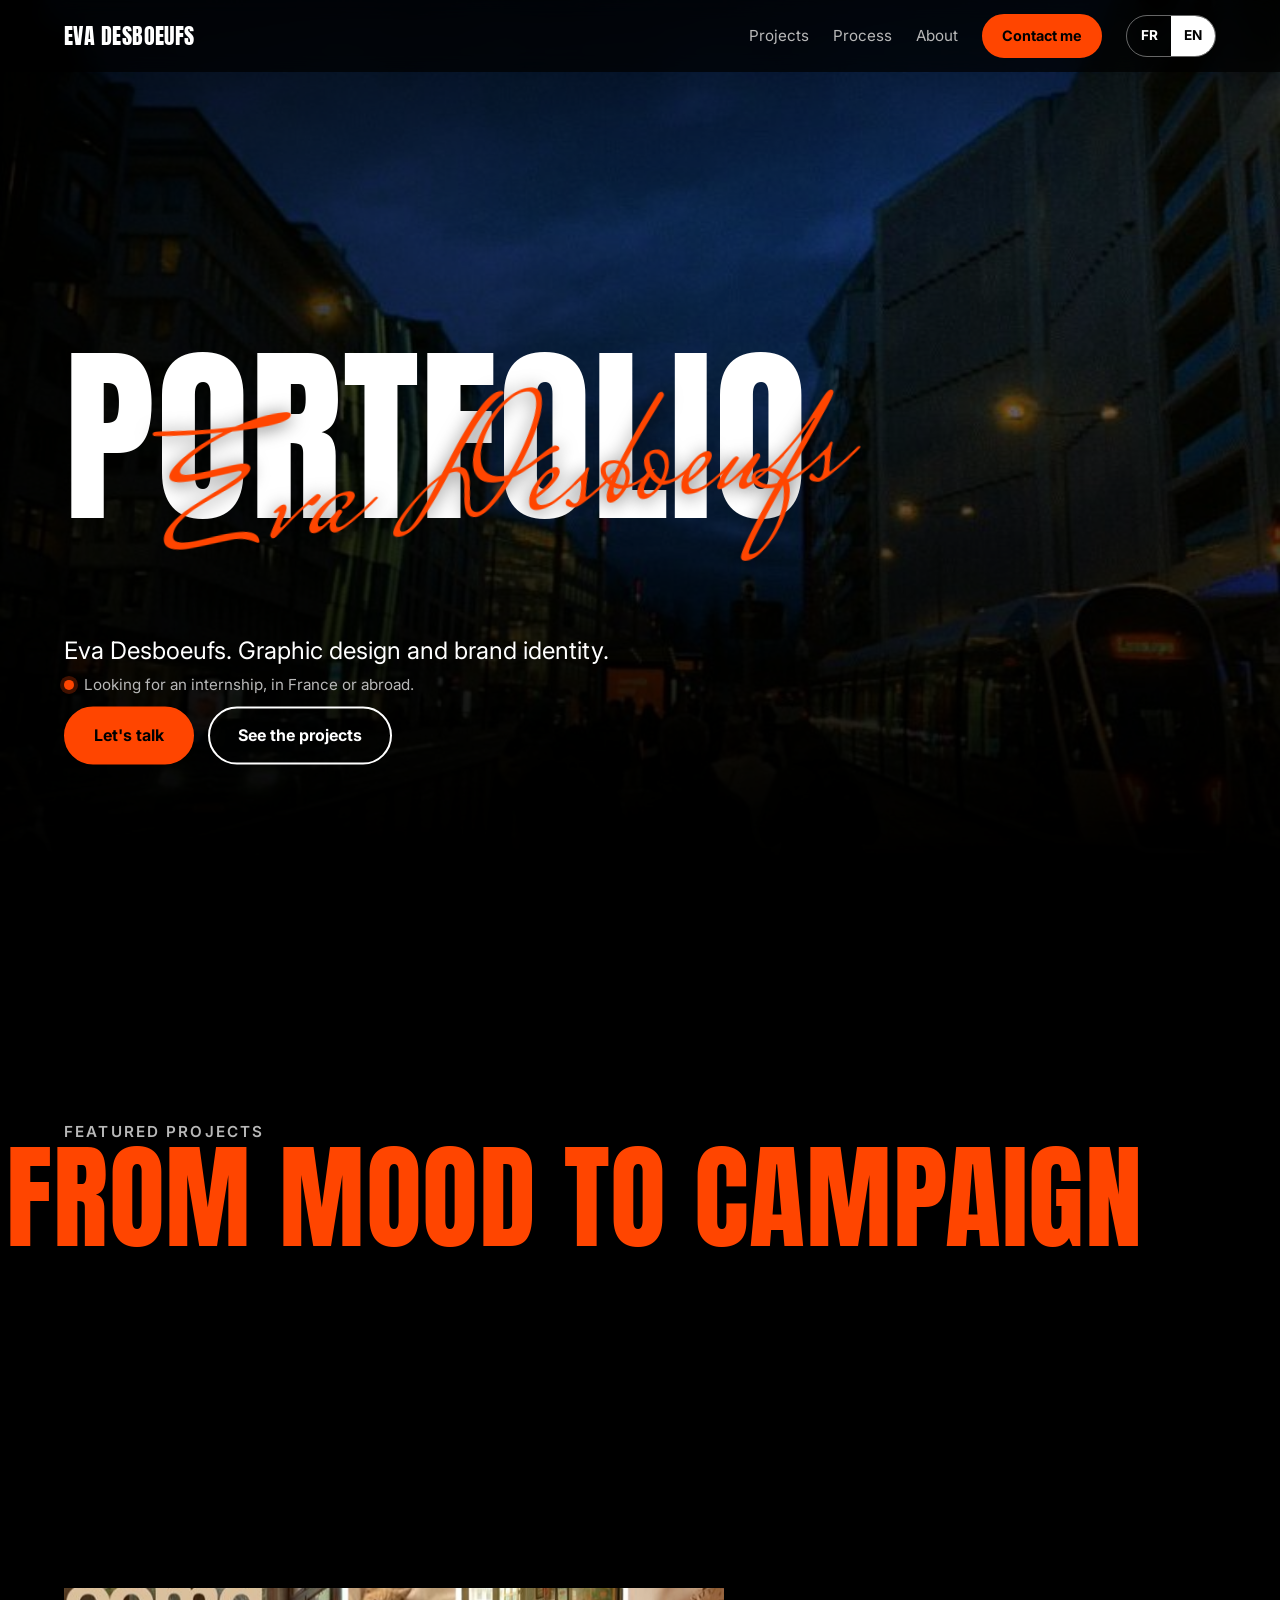
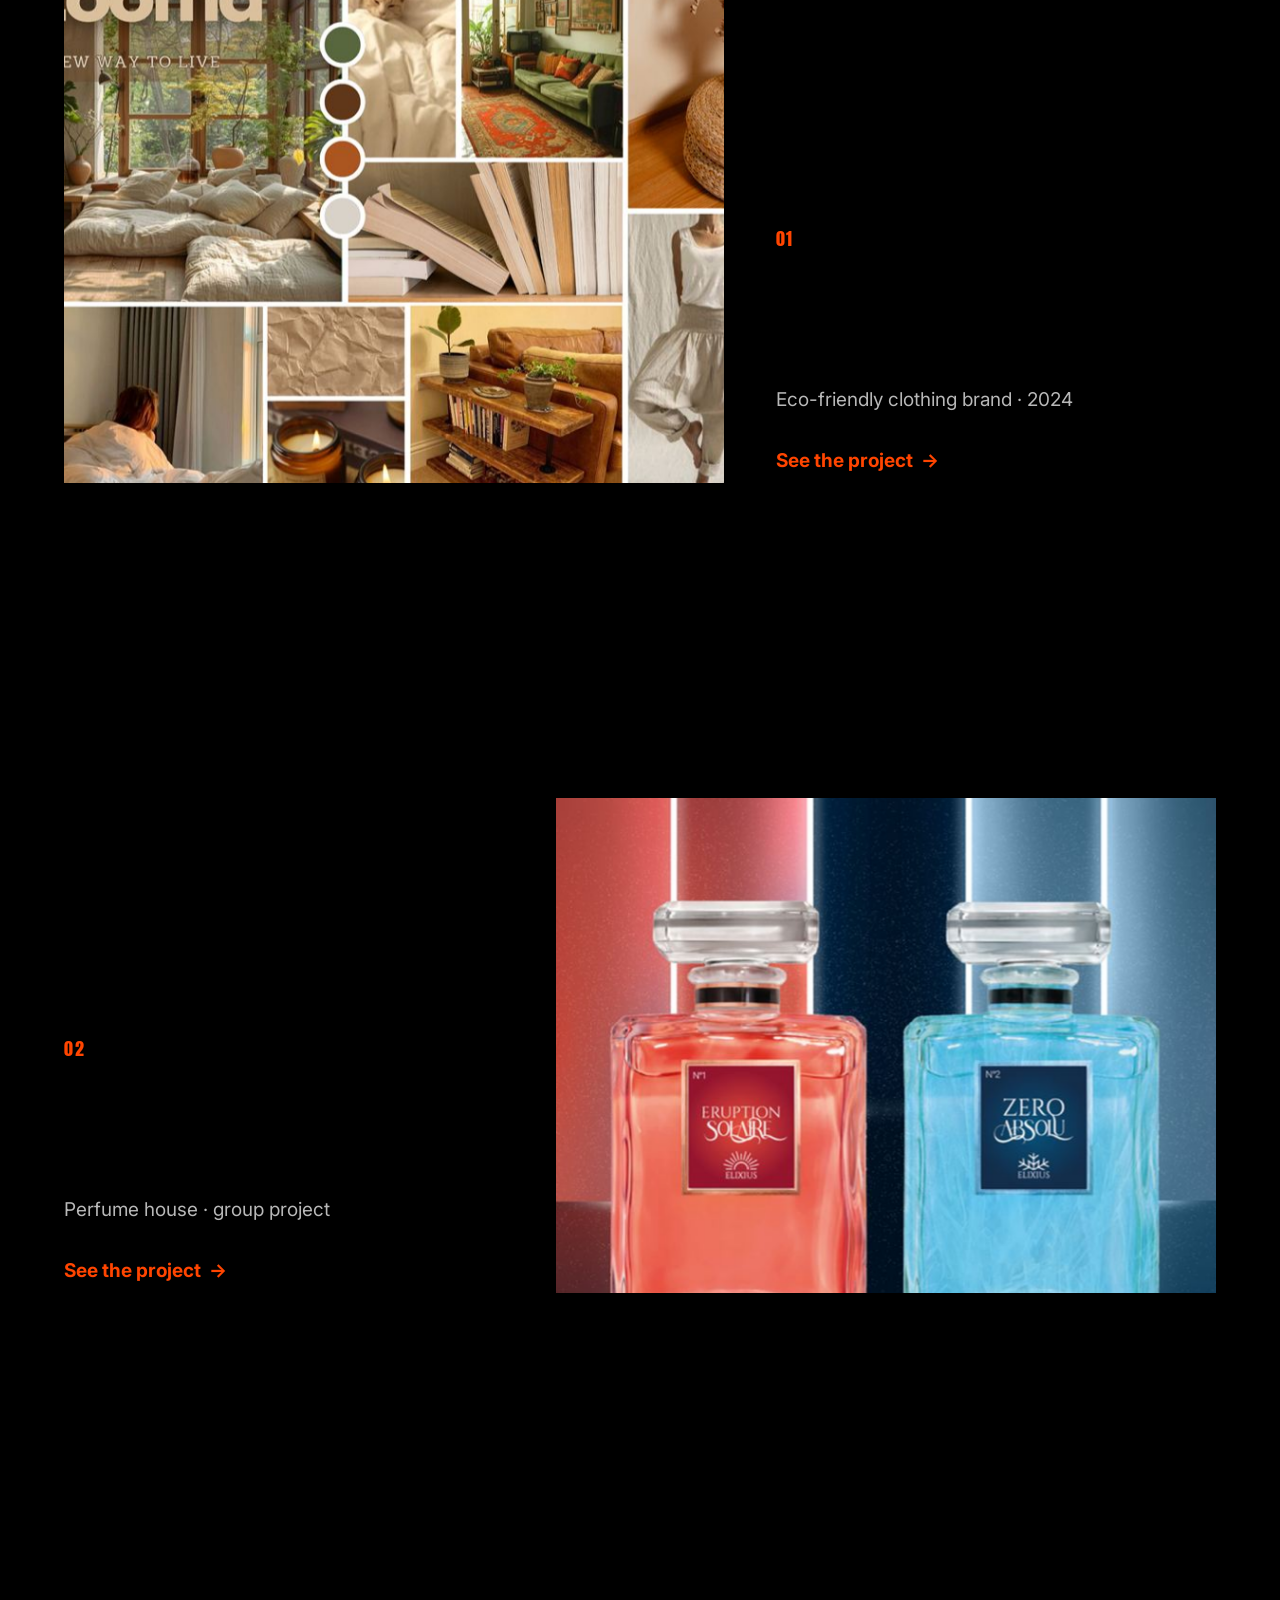
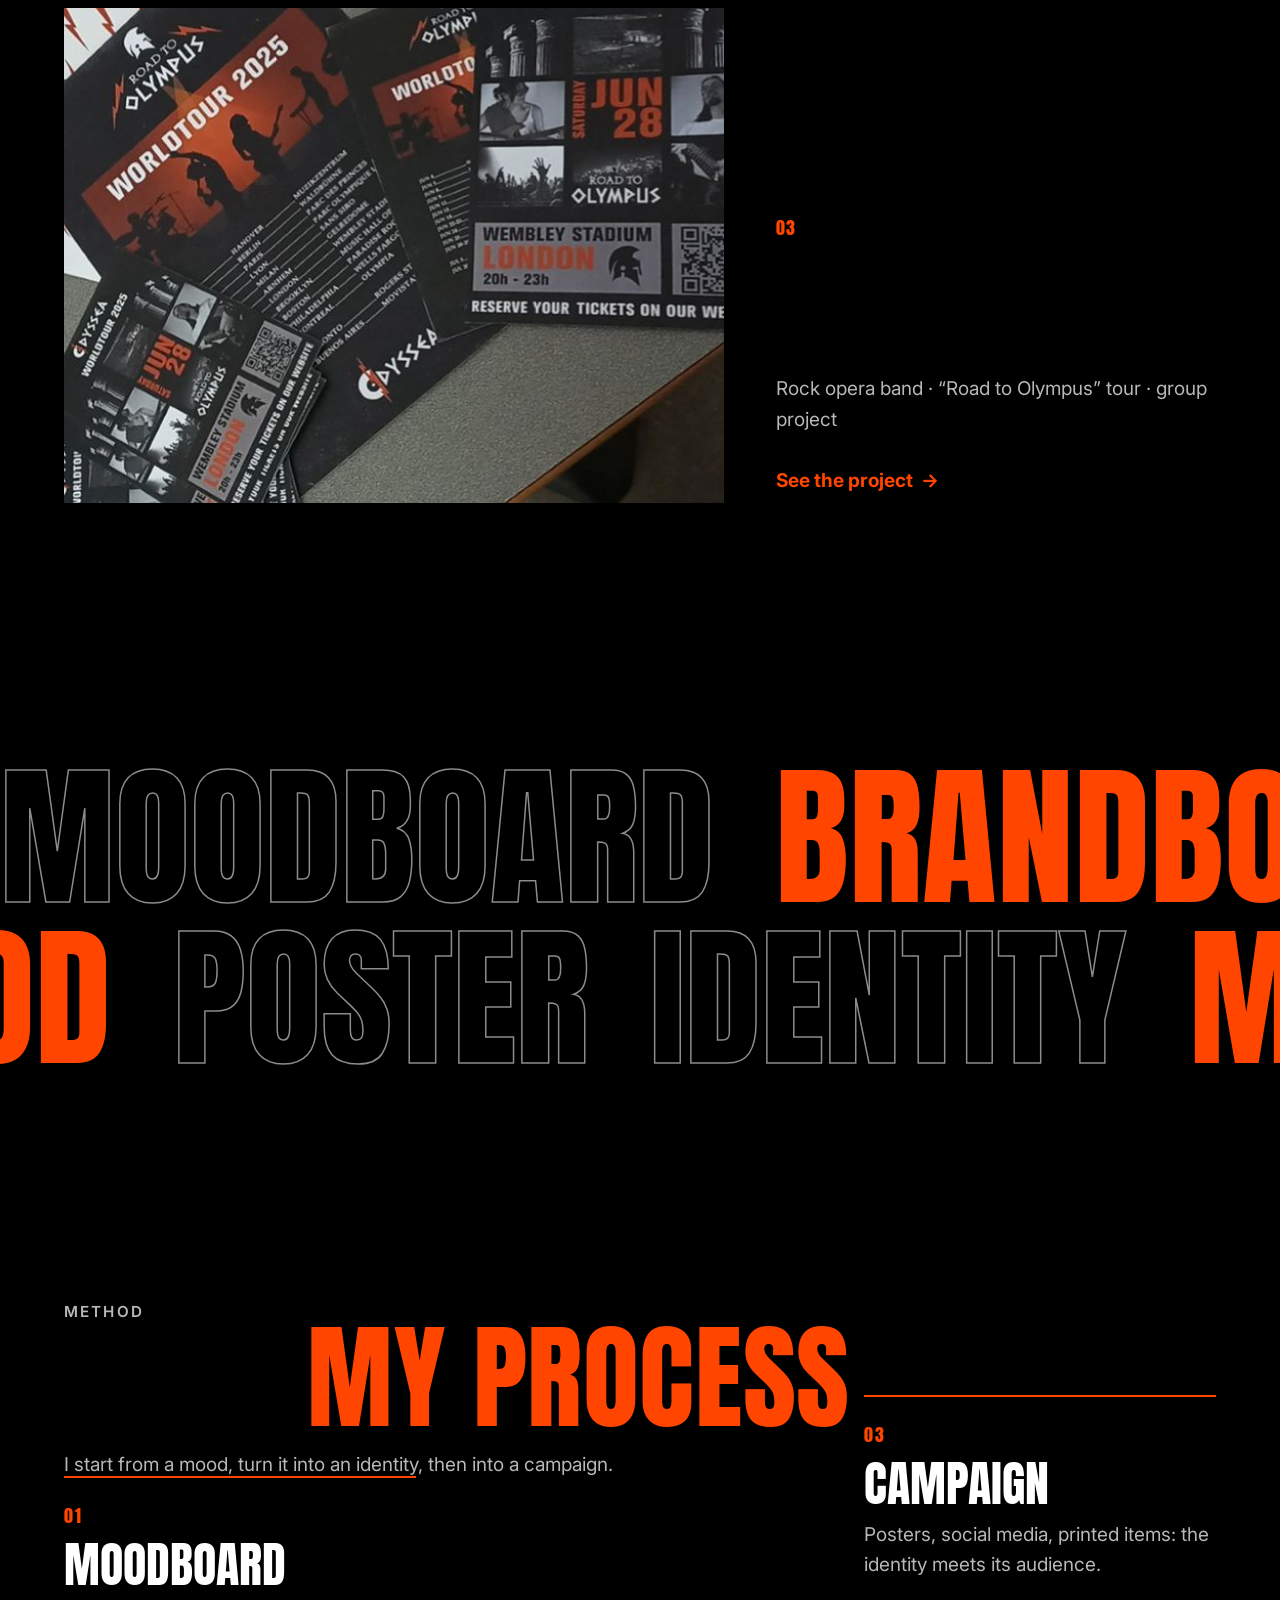
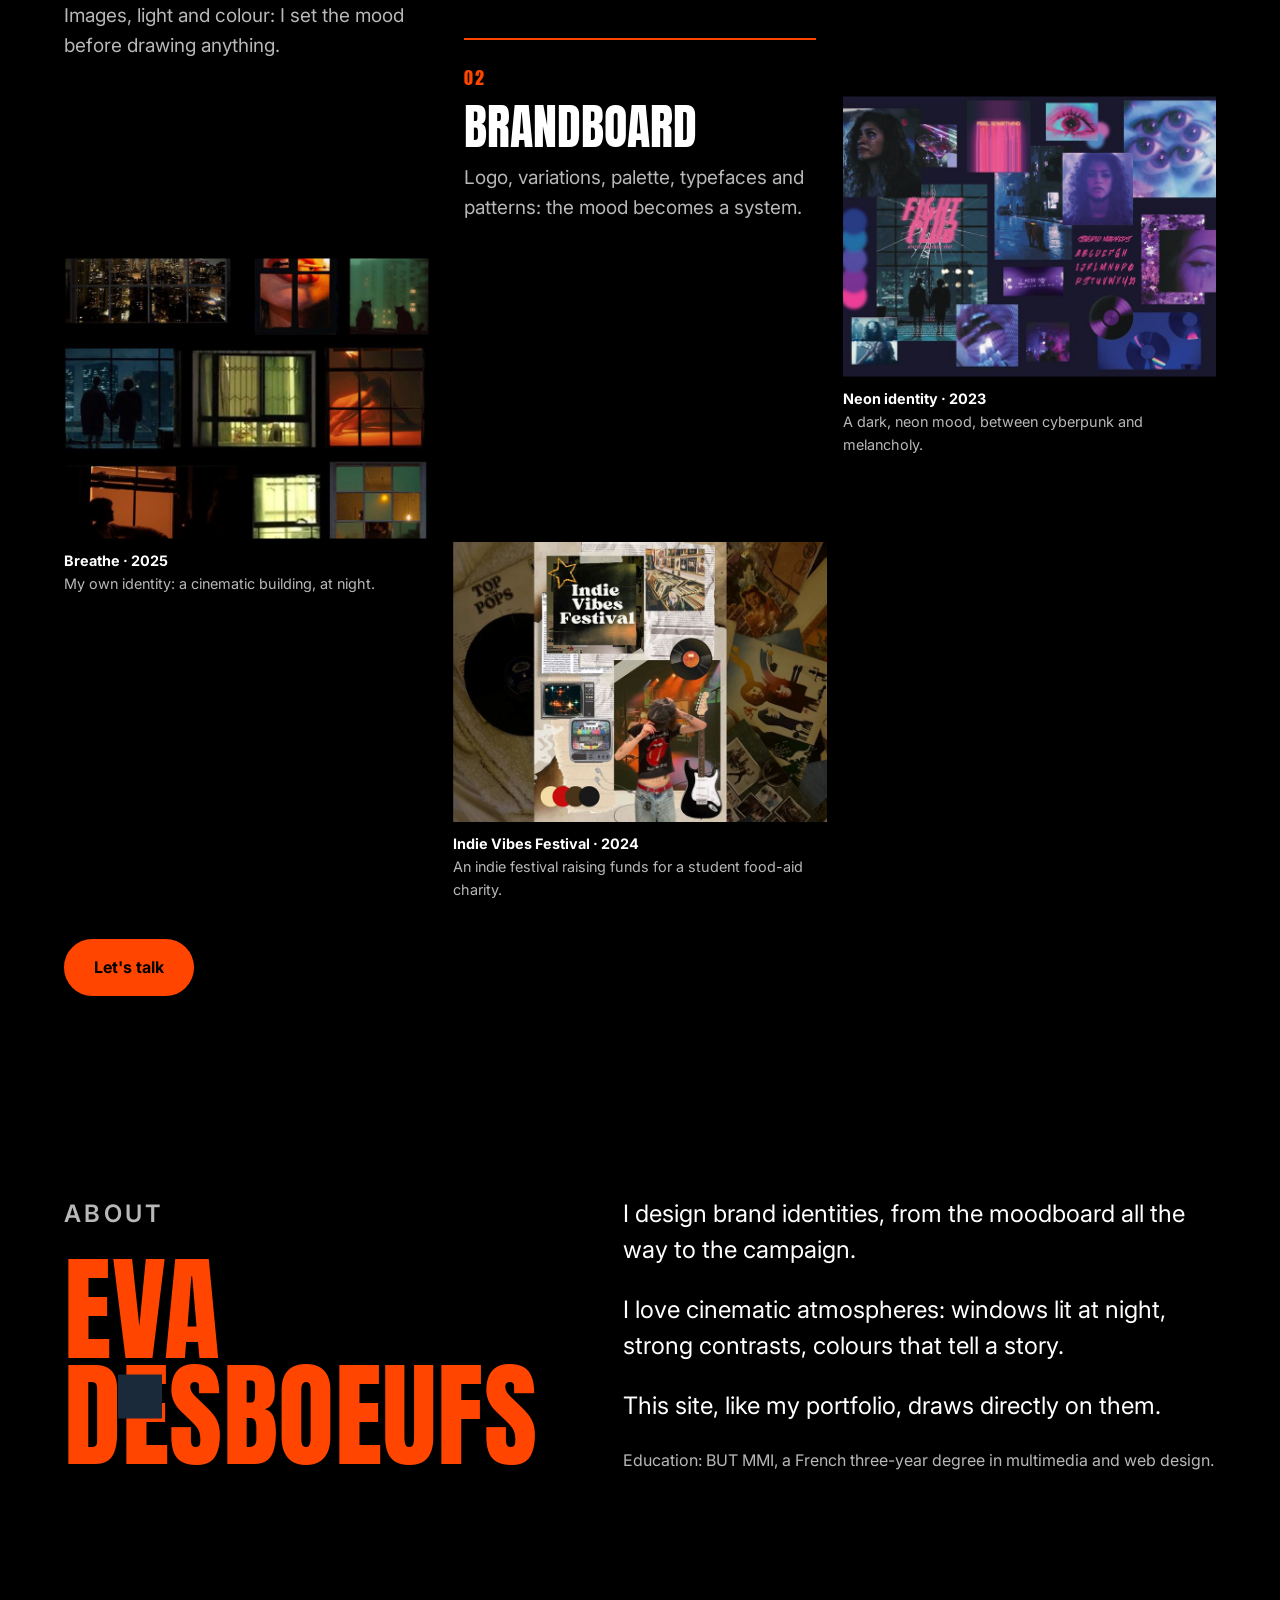
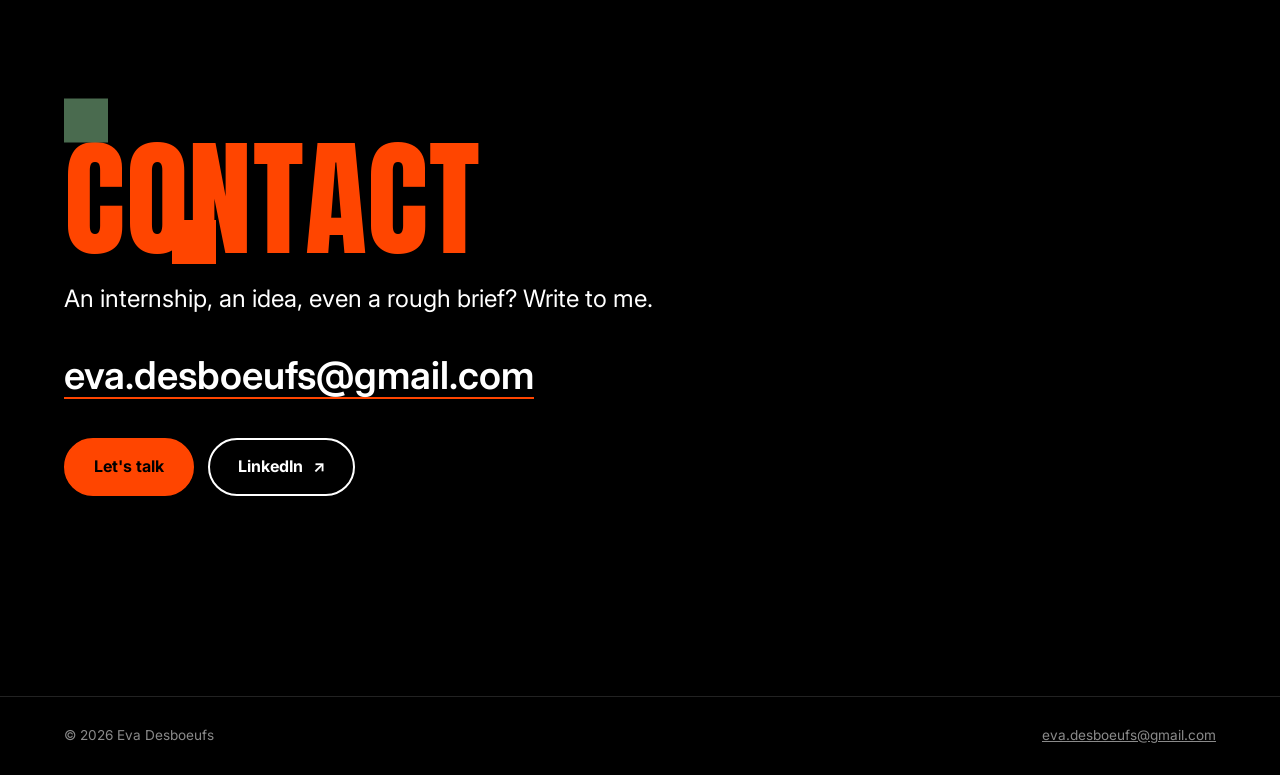
<file: index.html>
<!doctype html>
<html lang="fr">
<head>
  <meta charset="utf-8">
  <meta name="viewport" content="width=device-width, initial-scale=1">
  <title>Eva Desboeufs — Design graphique et identités visuelles</title>
  <meta name="description" content="Portfolio d'Eva Desboeufs, designer graphique : identités visuelles, moodboards, brandboards et campagnes. À la recherche d'un stage en France ou à l'étranger.">
  <link rel="canonical" href="https://eva-desboeufs.github.io/">
  <link rel="alternate" hreflang="fr" href="https://eva-desboeufs.github.io/">
  <link rel="alternate" hreflang="en" href="https://eva-desboeufs.github.io/en/">
  <link rel="alternate" hreflang="x-default" href="https://eva-desboeufs.github.io/">

  <!-- Aperçu de partage (LinkedIn, messageries) -->
  <meta property="og:type" content="website">
  <meta property="og:locale" content="fr_FR">
  <meta property="og:site_name" content="Eva Desboeufs">
  <meta property="og:title" content="Eva Desboeufs — Design graphique et identités visuelles">
  <meta property="og:description" content="Moodboards, brandboards et campagnes. À la recherche d'un stage en France ou à l'étranger.">
  <meta property="og:url" content="https://eva-desboeufs.github.io/">
  <meta property="og:image" content="https://eva-desboeufs.github.io/assets/img/og-image.jpg">
  <meta name="twitter:card" content="summary_large_image">
  <meta name="theme-color" content="#000000">
  <link rel="icon" href="assets/img/favicon.svg" type="image/svg+xml">

  <link rel="preconnect" href="https://fonts.googleapis.com">
  <link rel="preconnect" href="https://fonts.gstatic.com" crossorigin>
  <link rel="stylesheet" href="https://fonts.googleapis.com/css2?family=Anton&family=Inter:wght@400;600;700&family=Mrs+Saint+Delafield&display=swap">
  <link rel="stylesheet" href="assets/css/style.css">
  <script>document.documentElement.classList.add("js")</script>
  <script src="assets/js/main.js" defer></script>
</head>
<body>
  <a class="skip-link" href="#contenu">Aller au contenu</a>

  <header class="site-header">
    <a class="site-header__name" href="./">Eva Desboeufs</a>
    <nav class="site-nav" aria-label="Navigation principale">
      <a href="#projets">Projets</a>
      <a href="#processus">Processus</a>
      <a href="#a-propos">À propos</a>
    </nav>
    <a class="btn btn--small" href="mailto:eva.desboeufs@gmail.com">Me contacter</a>
    <div class="lang-switch" aria-label="Langue">
      <span aria-current="true">FR</span>
      <a href="en/" hreflang="en" lang="en" data-lang-switch>EN</a>
    </div>
  </header>

  <main id="contenu">
    <!-- 1. Accroche -->
    <section class="hero">
      <div class="hero__bg">
        <img src="assets/img/accueil-ville-nuit.jpg" alt="" fetchpriority="high">
      </div>
      <div class="hero__inner">
        <h1 class="hero__title">
          <span class="title-xl">Portfolio</span>
          <span class="signature">Eva Desboeufs</span>
        </h1>
        <p class="hero__lead">Eva Desboeufs. Design graphique et identités visuelles.</p>
        <!-- TODO : ajouter la durée et la date de début du stage dès qu'elles sont connues -->
        <p class="hero__status">À la recherche d'un stage en France ou à l'étranger.</p>
        <div class="hero__actions">
          <a class="btn" href="mailto:eva.desboeufs@gmail.com">Parlons de votre projet</a>
          <a class="btn btn--ghost" href="#projets">Voir les projets</a>
        </div>
      </div>
    </section>

    <!-- 2. Trois projets phares -->
    <section class="section" id="projets" aria-labelledby="projets-titre">
      <div class="container">
        <div class="section__head reveal">
          <p class="eyebrow">Projets phares</p>
          <h2 class="title-l" id="projets-titre">De l'ambiance à la campagne</h2>
        </div>

        <article class="feature">
          <a class="feature__media reveal" href="projets/looma/" aria-label="Voir le projet Looma">
            <img src="assets/img/looma-moodboard-800.jpg" srcset="assets/img/looma-moodboard-800.jpg 800w, assets/img/looma-moodboard.jpg 1600w" sizes="(min-width: 900px) 60vw, 100vw" loading="lazy" decoding="async" alt="Moodboard Looma : intérieur baigné de lumière, coussins en lin, plantes, bougies et sarouel beige.">
          </a>
          <div class="reveal">
            <span class="feature__num">01</span>
            <h3 class="title-xl feature__title">Looma</h3>
            <p class="feature__tag">Marque de vêtements écologiques · 2024</p>
            <a class="feature__link" href="projets/looma/">Voir le projet <span aria-hidden="true">→</span></a>
          </div>
        </article>

        <article class="feature">
          <a class="feature__media reveal" href="projets/elixius/" aria-label="Voir le projet Elixius">
            <img src="assets/img/elixius-campagne-contraste-800.jpg" srcset="assets/img/elixius-campagne-contraste-800.jpg 800w, assets/img/elixius-campagne-contraste.jpg 1600w" sizes="(min-width: 900px) 60vw, 100vw" loading="lazy" decoding="async" alt="Affiche Elixius « Collection Contraste » : un flacon rouge et un flacon bleu entre des néons." style="object-position: 50% 45%">
          </a>
          <div class="reveal">
            <span class="feature__num">02</span>
            <h3 class="title-xl feature__title">Elixius</h3>
            <p class="feature__tag">Maison de parfumerie · projet de groupe</p>
            <a class="feature__link" href="projets/elixius/">Voir le projet <span aria-hidden="true">→</span></a>
          </div>
        </article>

        <article class="feature">
          <a class="feature__media reveal" href="projets/odyssea/" aria-label="Voir le projet Odyssea">
            <img src="assets/img/odyssea-campagne-flyers-800.jpg" srcset="assets/img/odyssea-campagne-flyers-800.jpg 800w, assets/img/odyssea-campagne-flyers.jpg 1600w" sizes="(min-width: 900px) 60vw, 100vw" loading="lazy" decoding="async" alt="Flyers imprimés de la tournée Odyssea « Road to Olympus », noir et orange.">
          </a>
          <div class="reveal">
            <span class="feature__num">03</span>
            <h3 class="title-xl feature__title">Odyssea</h3>
            <p class="feature__tag">Groupe d'opéra rock · tournée « Road to Olympus » · projet de groupe</p>
            <a class="feature__link" href="projets/odyssea/">Voir le projet <span aria-hidden="true">→</span></a>
          </div>
        </article>
      </div>
    </section>

    <!-- Bandeau qui défile avec la page (décoratif) -->
    <div class="marquee" aria-hidden="true">
      <div class="marquee__row marquee__row--a"><span>Moodboard</span><span>Brandboard</span><span>Campagne</span><span>Moodboard</span><span>Brandboard</span><span>Campagne</span></div>
      <div class="marquee__row marquee__row--b"><span>Identité</span><span>Ambiance</span><span>Affiche</span><span>Identité</span><span>Ambiance</span><span>Affiche</span></div>
    </div>

    <!-- 3. Processus -->
    <section class="section" id="processus" aria-labelledby="processus-titre">
      <div class="container">
        <div class="section__head reveal">
          <p class="eyebrow">Méthode</p>
          <h2 class="title-l" id="processus-titre">Mon processus</h2>
          <p>Je pars d'une ambiance, je la transforme en identité, puis en campagne.</p>
        </div>
        <ol class="steps">
          <li class="reveal">
            <h3>Moodboard</h3>
            <p>Images, lumières et couleurs : je fixe l'ambiance avant de dessiner quoi que ce soit.</p>
          </li>
          <li class="reveal">
            <h3>Brandboard</h3>
            <p>Logo, déclinaisons, palette, typographies et motifs : l'ambiance devient un système.</p>
          </li>
          <li class="reveal">
            <h3>Campagne</h3>
            <p>Affiches, réseaux sociaux, objets imprimés : l'identité rencontre son public.</p>
          </li>
        </ol>
        <div class="section__head reveal" style="margin: clamp(80px, 10vw, 140px) 0 32px;">
          <p class="eyebrow">Autres explorations</p>
          <h2 class="title-m">Moodboards</h2>
        </div>
        <div class="strip">
          <figure class="reveal">
            <img src="assets/img/breathe-moodboard-800.jpg" loading="lazy" decoding="async" alt="Moodboard Breathe : fenêtres d'immeubles éclairées la nuit, silhouettes, tons orange, vert et bleu nuit.">
            <figcaption><strong>Breathe · 2025</strong>Mon identité visuelle : un immeuble de cinéma, la nuit.</figcaption>
          </figure>
          <figure class="reveal">
            <img src="assets/img/indie-vibes-moodboard-800.jpg" loading="lazy" decoding="async" alt="Moodboard Indie Vibes Festival : vinyles, coupures de presse, télévisions rétro et guitare.">
            <figcaption><strong>Indie Vibes Festival · 2024</strong>Festival indie au profit d'une association étudiante d'aide alimentaire.</figcaption>
          </figure>
          <figure class="reveal">
            <img src="assets/img/neon-2023-moodboard-800.jpg" loading="lazy" decoding="async" alt="Moodboard néon 2023 : portraits pensifs, lumières violettes et roses, ambiance cyberpunk.">
            <figcaption><strong>Identité néon · 2023</strong>Ambiance sombre et néon, entre cyberpunk et mélancolie.</figcaption>
          </figure>
        </div>
      </div>
    </section>

    <!-- Bouton de contact repris au milieu -->
    <div class="section">
      <div class="container reveal">
        <a class="btn" href="mailto:eva.desboeufs@gmail.com">Parlons de votre projet</a>
      </div>
    </div>

    <!-- 4. À propos -->
    <section class="section" id="a-propos" aria-labelledby="apropos-titre">
      <div class="container about">
        <div class="reveal">
          <p class="eyebrow">À propos</p>
          <h2 class="title-l" id="apropos-titre">Eva Desboeufs</h2>
          <div class="swatches" aria-hidden="true">
            <span style="background: var(--green)"></span>
            <span style="background: var(--night)"></span>
            <span style="background: var(--orange)"></span>
          </div>
        </div>
        <div class="reveal">
          <p>Je conçois des identités visuelles, du moodboard jusqu'à la campagne.</p>
          <p>J'aime les ambiances de cinéma : fenêtres éclairées la nuit, contrastes forts, couleurs qui racontent une histoire.</p>
          <p>Ce site, comme mon portfolio, en est directement inspiré.</p>
          <p class="muted">Formation : BUT MMI (Métiers du Multimédia et de l'Internet).</p>
        </div>
      </div>
    </section>

    <!-- 5. Contact -->
    <section class="section contact" id="contact" aria-labelledby="contact-titre">
      <div class="container reveal">
        <h2 class="title-l contact__title" id="contact-titre">Contact</h2>
        <p class="hero__lead" style="margin-top: 24px">Un stage, une idée, un brief même flou ? Écrivez-moi.</p>
        <a class="contact__mail" href="mailto:eva.desboeufs@gmail.com">eva.desboeufs@gmail.com</a>
        <div class="contact__links">
          <a class="btn" href="mailto:eva.desboeufs@gmail.com">Parlons de votre projet</a>
          <!-- TODO : ajouter le CV quand le fichier est fourni :
          <a class="btn btn--ghost" href="assets/cv/eva-desboeufs-cv-fr.pdf">Télécharger mon CV</a> -->
          <a class="btn btn--ghost" href="https://fr.linkedin.com/in/eva-desboeufs-7b1337314" target="_blank" rel="noopener">LinkedIn <span aria-hidden="true">↗</span></a>
        </div>
      </div>
    </section>
  </main>

  <footer class="site-footer">
    <span>© 2026 Eva Desboeufs</span>
    <a href="mailto:eva.desboeufs@gmail.com">eva.desboeufs@gmail.com</a>
  </footer>
</body>
</html>
</file>
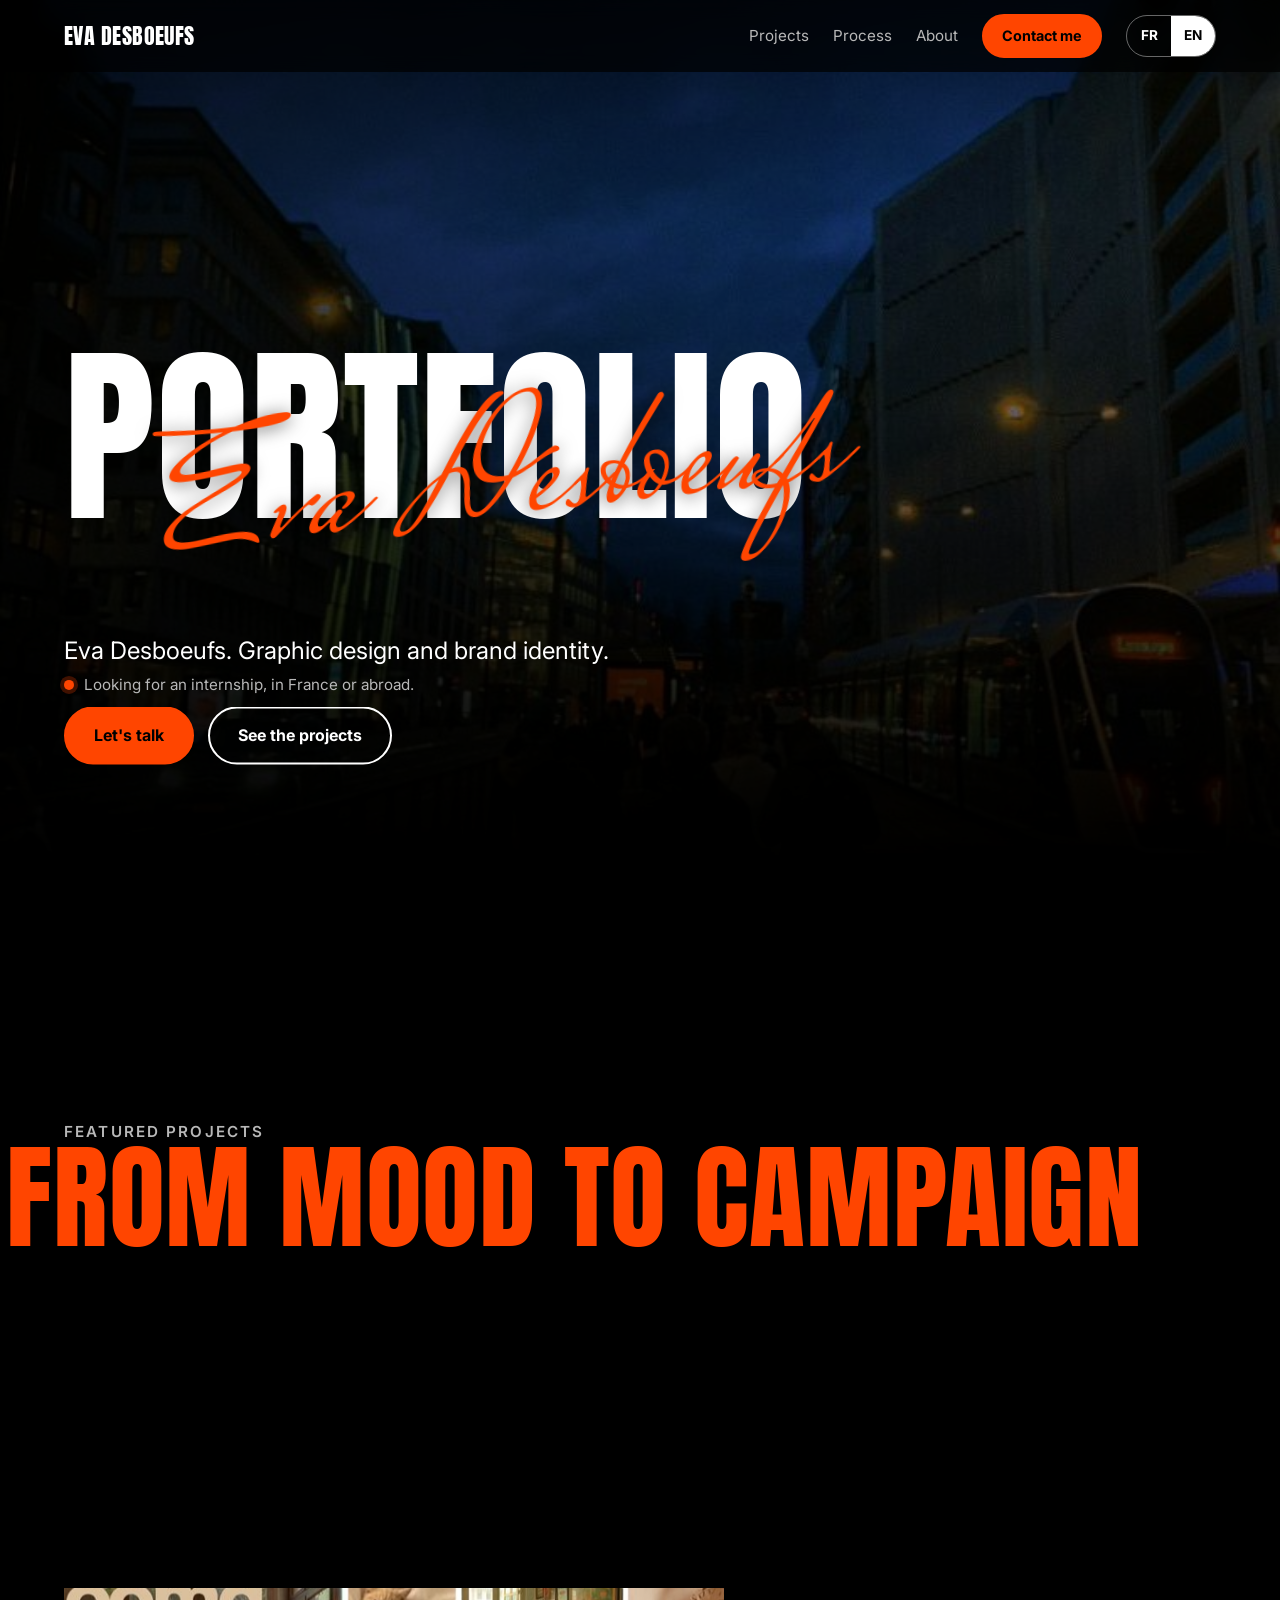
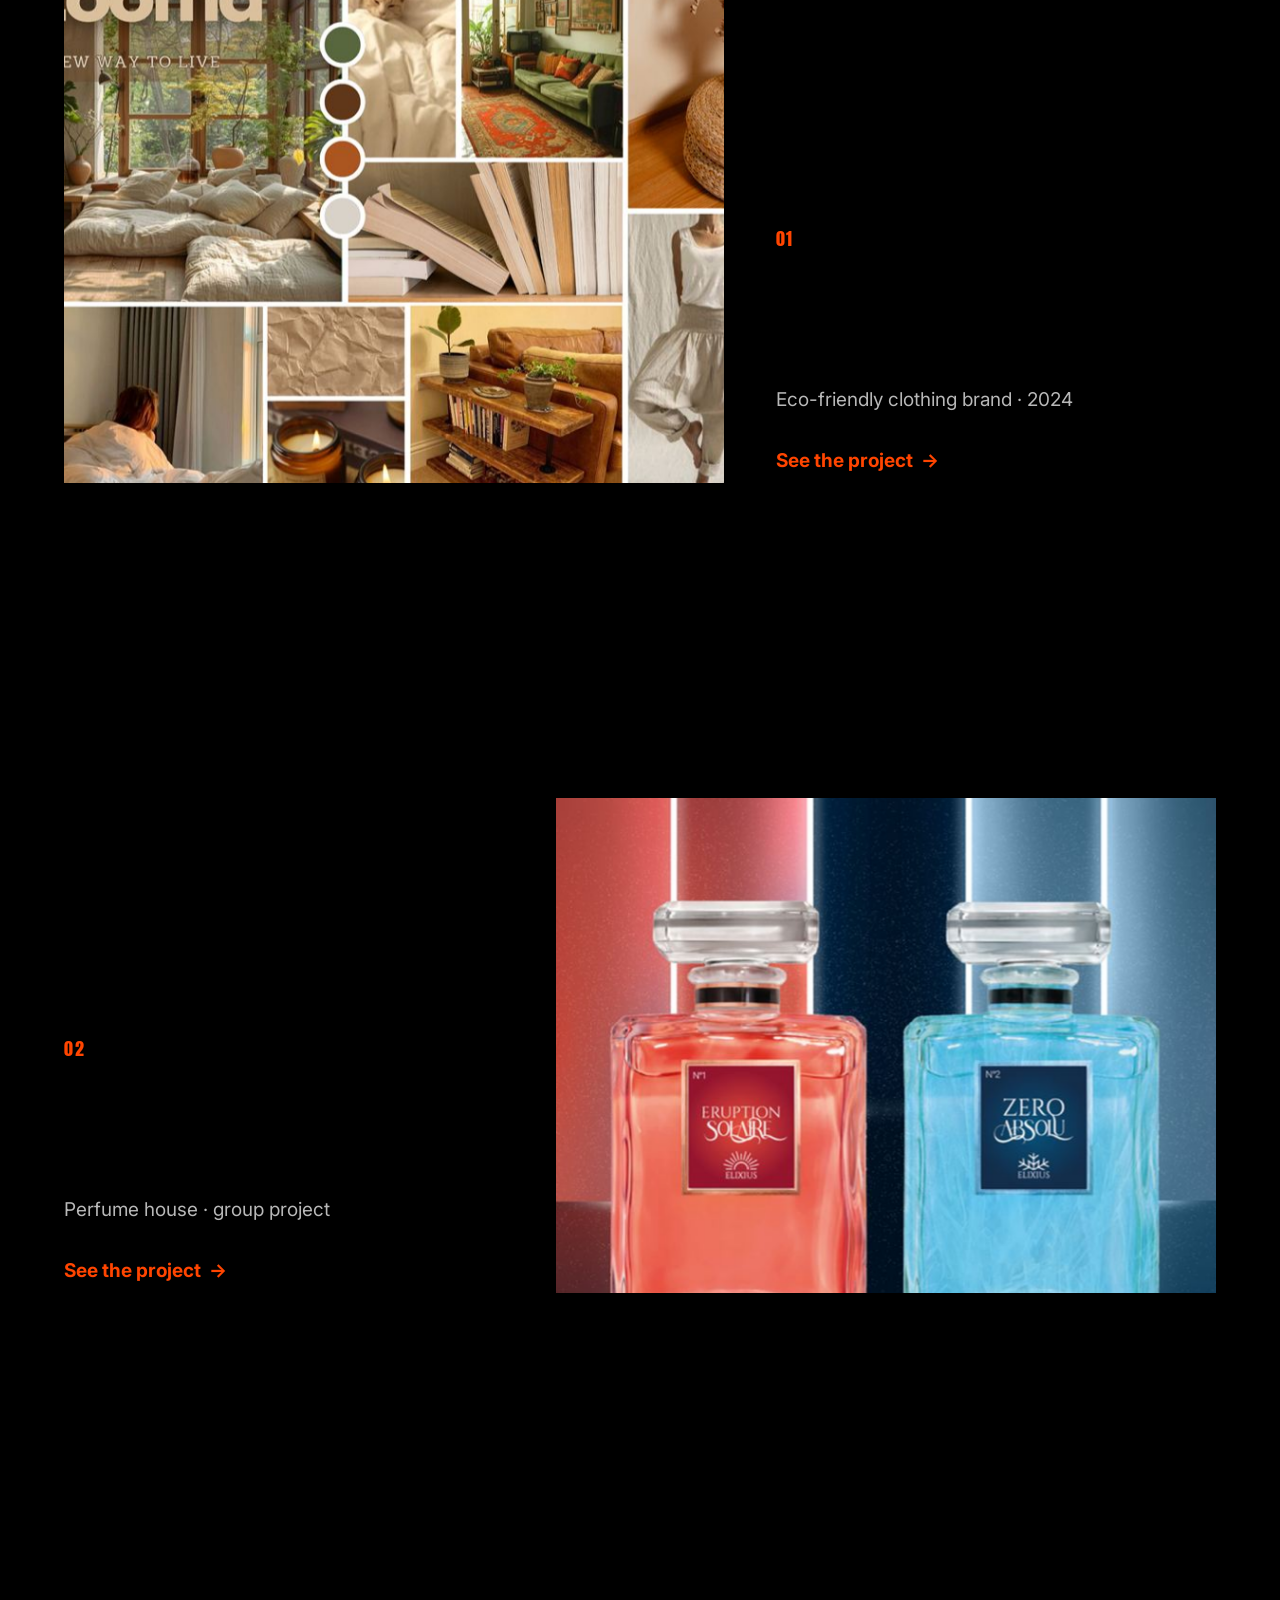
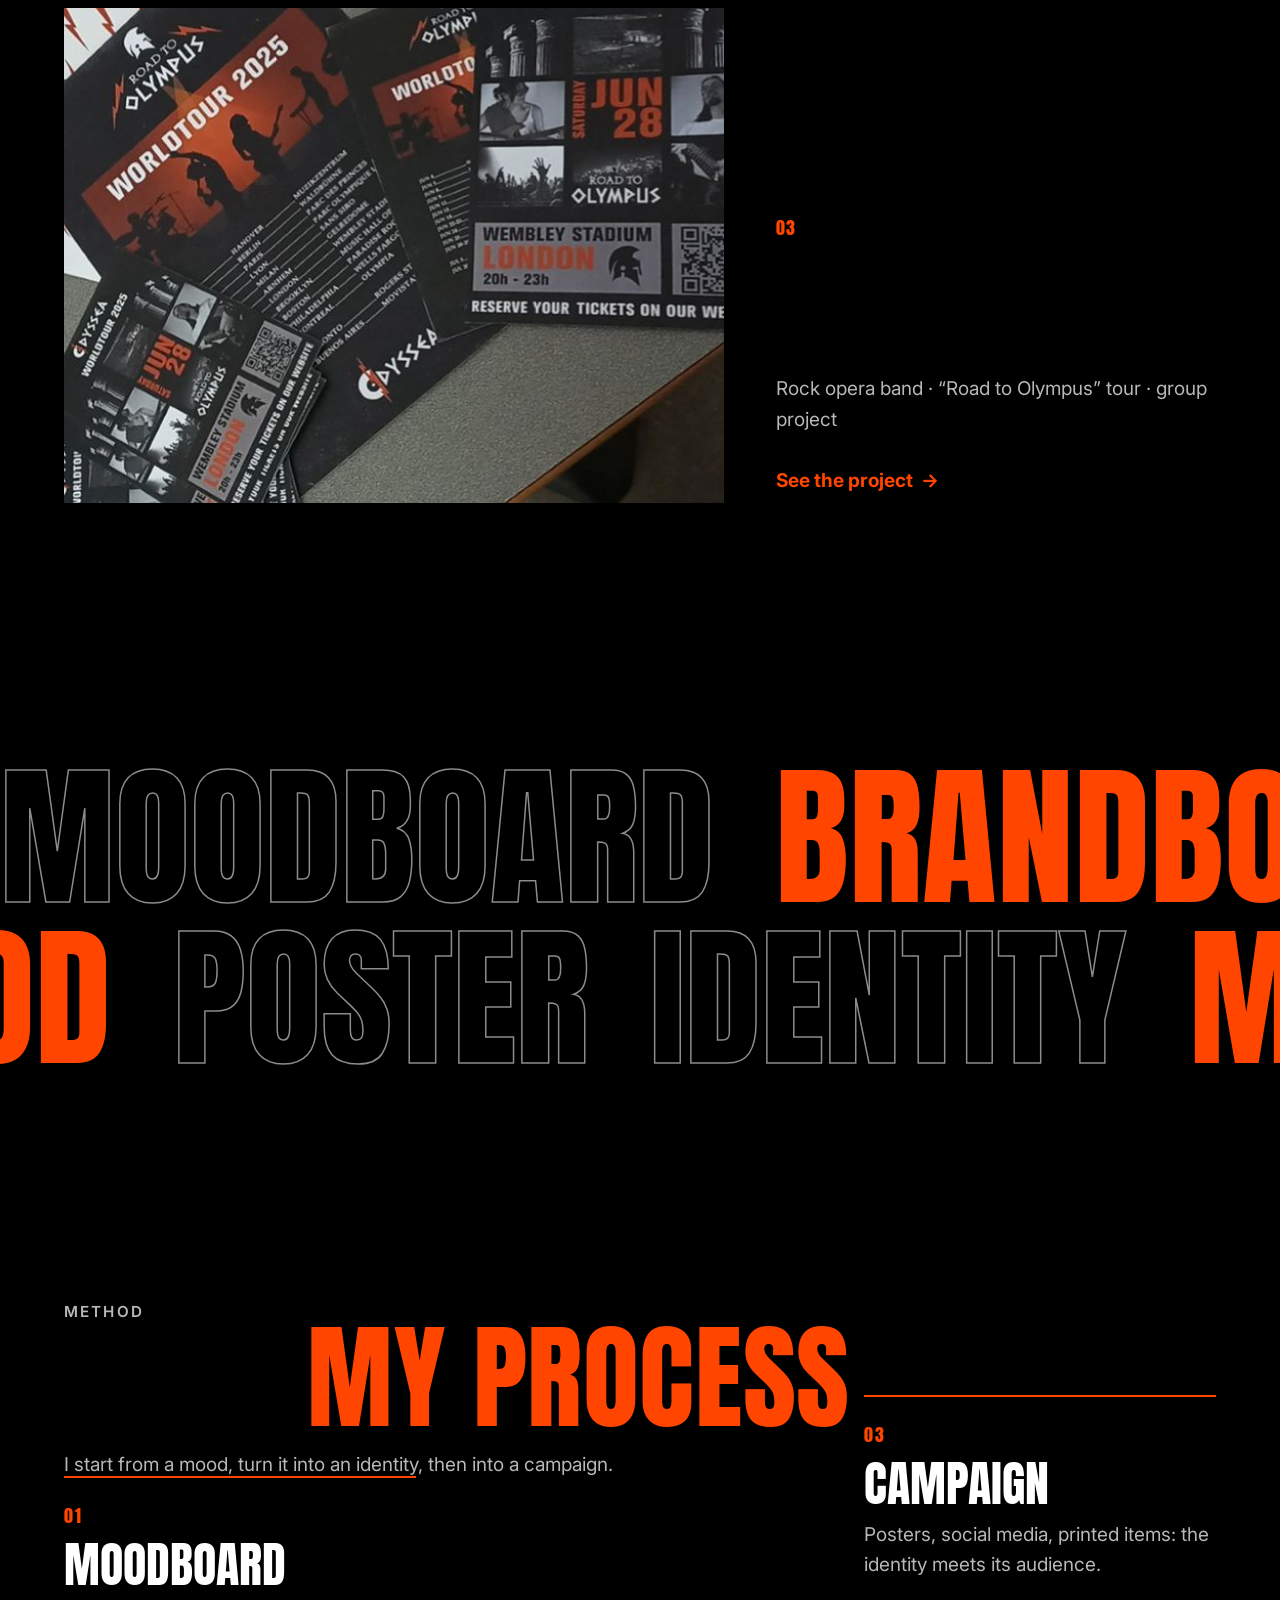
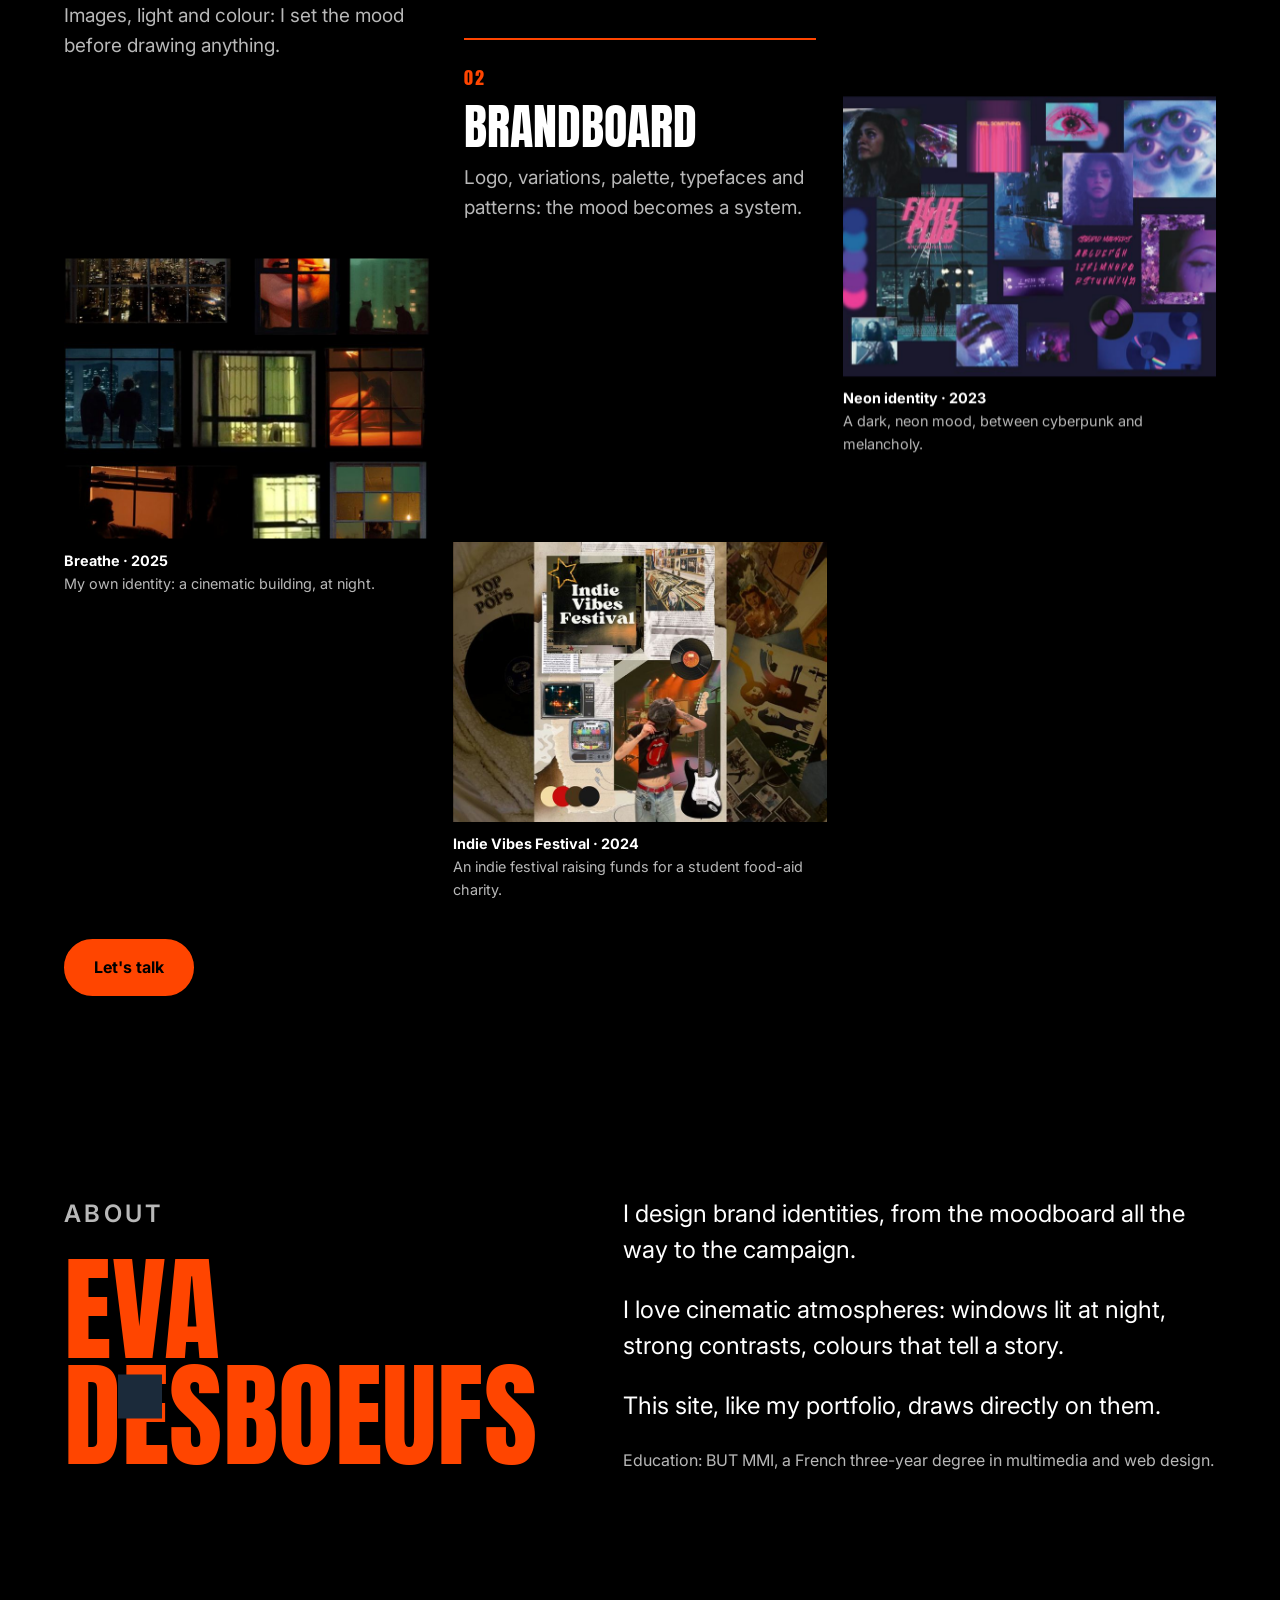
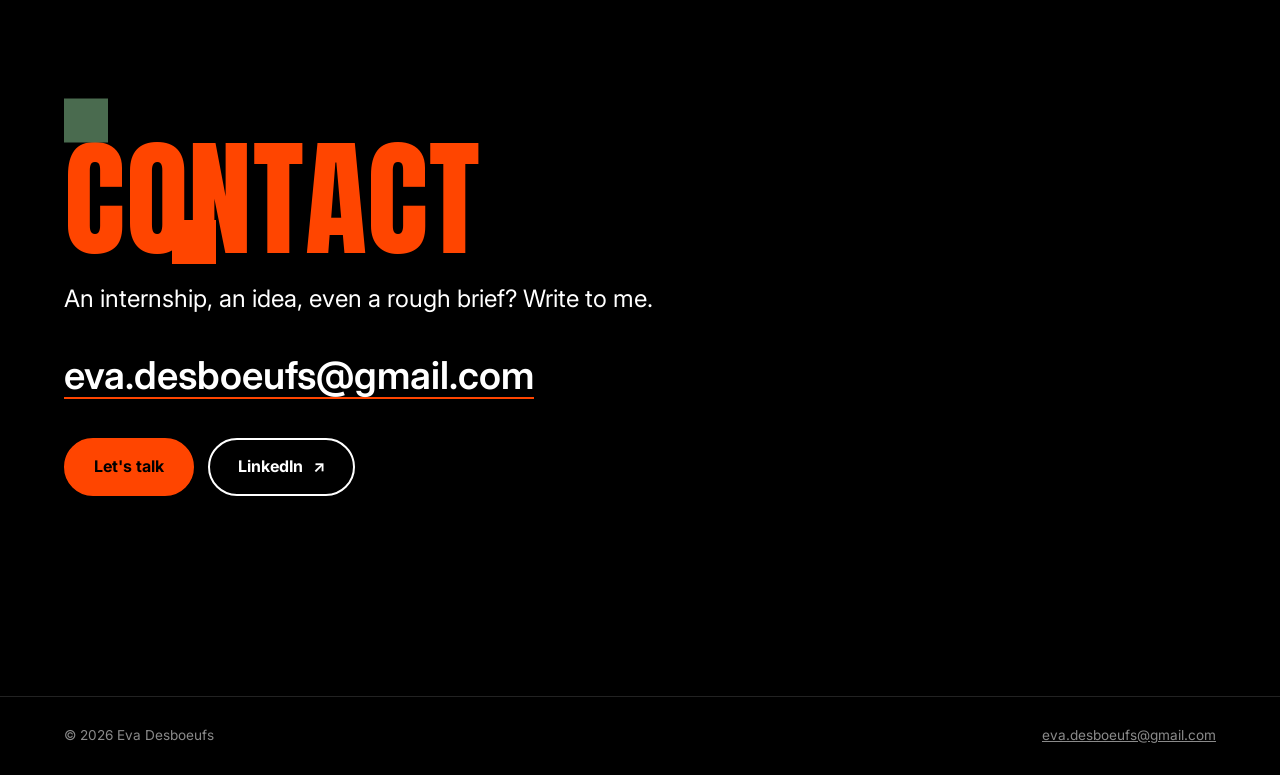
<file: en/index.html>
<!doctype html>
<html lang="en">
<head>
  <meta charset="utf-8">
  <meta name="viewport" content="width=device-width, initial-scale=1">
  <title>Eva Desboeufs — Graphic design and brand identity</title>
  <meta name="description" content="Portfolio of Eva Desboeufs, graphic designer: brand identities, moodboards, brandboards and campaigns. Looking for an internship, in France or abroad.">
  <link rel="canonical" href="https://eva-desboeufs.github.io/en/">
  <link rel="alternate" hreflang="fr" href="https://eva-desboeufs.github.io/">
  <link rel="alternate" hreflang="en" href="https://eva-desboeufs.github.io/en/">
  <link rel="alternate" hreflang="x-default" href="https://eva-desboeufs.github.io/">

  <meta property="og:type" content="website">
  <meta property="og:locale" content="en_GB">
  <meta property="og:site_name" content="Eva Desboeufs">
  <meta property="og:title" content="Eva Desboeufs — Graphic design and brand identity">
  <meta property="og:description" content="Moodboards, brandboards and campaigns. Looking for an internship, in France or abroad.">
  <meta property="og:url" content="https://eva-desboeufs.github.io/en/">
  <meta property="og:image" content="https://eva-desboeufs.github.io/assets/img/og-image.jpg">
  <meta name="twitter:card" content="summary_large_image">
  <meta name="theme-color" content="#000000">
  <link rel="icon" href="../assets/img/favicon.svg" type="image/svg+xml">

  <link rel="preconnect" href="https://fonts.googleapis.com">
  <link rel="preconnect" href="https://fonts.gstatic.com" crossorigin>
  <link rel="stylesheet" href="https://fonts.googleapis.com/css2?family=Anton&family=Inter:wght@400;600;700&family=Mrs+Saint+Delafield&display=swap">
  <link rel="stylesheet" href="../assets/css/style.css">
  <script>document.documentElement.classList.add("js")</script>
  <script src="../assets/js/main.js" defer></script>
</head>
<body>
  <a class="skip-link" href="#content">Skip to content</a>

  <header class="site-header">
    <a class="site-header__name" href="./">Eva Desboeufs</a>
    <nav class="site-nav" aria-label="Main navigation">
      <a href="#projects">Projects</a>
      <a href="#process">Process</a>
      <a href="#about">About</a>
    </nav>
    <a class="btn btn--small" href="mailto:eva.desboeufs@gmail.com">Contact me</a>
    <div class="lang-switch" aria-label="Language">
      <a href="../" hreflang="fr" lang="fr" data-lang-switch>FR</a>
      <span aria-current="true">EN</span>
    </div>
  </header>

  <main id="content">
    <!-- 1. Hero -->
    <section class="hero">
      <div class="hero__bg">
        <img src="../assets/img/accueil-ville-nuit.jpg" alt="" fetchpriority="high">
      </div>
      <div class="hero__inner">
        <h1 class="hero__title">
          <span class="title-xl">Portfolio</span>
          <span class="signature">Eva Desboeufs</span>
        </h1>
        <p class="hero__lead">Eva Desboeufs. Graphic design and brand identity.</p>
        <!-- TODO: add internship length and start date once known -->
        <p class="hero__status">Looking for an internship, in France or abroad.</p>
        <div class="hero__actions">
          <a class="btn" href="mailto:eva.desboeufs@gmail.com">Let's talk</a>
          <a class="btn btn--ghost" href="#projects">See the projects</a>
        </div>
      </div>
    </section>

    <!-- 2. Featured projects -->
    <section class="section" id="projects" aria-labelledby="projects-title">
      <div class="container">
        <div class="section__head reveal">
          <p class="eyebrow">Featured projects</p>
          <h2 class="title-l" id="projects-title">From mood to campaign</h2>
        </div>

        <article class="feature">
          <a class="feature__media reveal" href="projects/looma/" aria-label="See the Looma project">
            <img src="../assets/img/looma-moodboard-800.jpg" srcset="../assets/img/looma-moodboard-800.jpg 800w, ../assets/img/looma-moodboard.jpg 1600w" sizes="(min-width: 900px) 60vw, 100vw" loading="lazy" decoding="async" alt="Looma moodboard: sunlit interior, linen cushions, plants, candles and beige harem trousers.">
          </a>
          <div class="reveal">
            <span class="feature__num">01</span>
            <h3 class="title-xl feature__title">Looma</h3>
            <p class="feature__tag">Eco-friendly clothing brand · 2024</p>
            <a class="feature__link" href="projects/looma/">See the project <span aria-hidden="true">→</span></a>
          </div>
        </article>

        <article class="feature">
          <a class="feature__media reveal" href="projects/elixius/" aria-label="See the Elixius project">
            <img src="../assets/img/elixius-campagne-contraste-800.jpg" srcset="../assets/img/elixius-campagne-contraste-800.jpg 800w, ../assets/img/elixius-campagne-contraste.jpg 1600w" sizes="(min-width: 900px) 60vw, 100vw" loading="lazy" decoding="async" alt="Elixius “Contrast Collection” poster: a red bottle and a blue bottle between neon lights." style="object-position: 50% 45%">
          </a>
          <div class="reveal">
            <span class="feature__num">02</span>
            <h3 class="title-xl feature__title">Elixius</h3>
            <p class="feature__tag">Perfume house · group project</p>
            <a class="feature__link" href="projects/elixius/">See the project <span aria-hidden="true">→</span></a>
          </div>
        </article>

        <article class="feature">
          <a class="feature__media reveal" href="projects/odyssea/" aria-label="See the Odyssea project">
            <img src="../assets/img/odyssea-campagne-flyers-800.jpg" srcset="../assets/img/odyssea-campagne-flyers-800.jpg 800w, ../assets/img/odyssea-campagne-flyers.jpg 1600w" sizes="(min-width: 900px) 60vw, 100vw" loading="lazy" decoding="async" alt="Printed flyers for the Odyssea “Road to Olympus” tour, black and orange.">
          </a>
          <div class="reveal">
            <span class="feature__num">03</span>
            <h3 class="title-xl feature__title">Odyssea</h3>
            <p class="feature__tag">Rock opera band · “Road to Olympus” tour · group project</p>
            <a class="feature__link" href="projects/odyssea/">See the project <span aria-hidden="true">→</span></a>
          </div>
        </article>
      </div>
    </section>

    <!-- Band that moves with the page (decorative) -->
    <div class="marquee" aria-hidden="true">
      <div class="marquee__row marquee__row--a"><span>Moodboard</span><span>Brandboard</span><span>Campaign</span><span>Moodboard</span><span>Brandboard</span><span>Campaign</span></div>
      <div class="marquee__row marquee__row--b"><span>Identity</span><span>Mood</span><span>Poster</span><span>Identity</span><span>Mood</span><span>Poster</span></div>
    </div>

    <!-- 3. Process -->
    <section class="section" id="process" aria-labelledby="process-title">
      <div class="container">
        <div class="section__head reveal">
          <p class="eyebrow">Method</p>
          <h2 class="title-l" id="process-title">My process</h2>
          <p>I start from a mood, turn it into an identity, then into a campaign.</p>
        </div>
        <ol class="steps">
          <li class="reveal">
            <h3>Moodboard</h3>
            <p>Images, light and colour: I set the mood before drawing anything.</p>
          </li>
          <li class="reveal">
            <h3>Brandboard</h3>
            <p>Logo, variations, palette, typefaces and patterns: the mood becomes a system.</p>
          </li>
          <li class="reveal">
            <h3>Campaign</h3>
            <p>Posters, social media, printed items: the identity meets its audience.</p>
          </li>
        </ol>
        <div class="section__head reveal" style="margin: clamp(80px, 10vw, 140px) 0 32px;">
          <p class="eyebrow">Other explorations</p>
          <h2 class="title-m">Moodboards</h2>
        </div>
        <div class="strip">
          <figure class="reveal">
            <img src="../assets/img/breathe-moodboard-800.jpg" loading="lazy" decoding="async" alt="Breathe moodboard: lit apartment windows at night, silhouettes, orange, green and midnight blue tones.">
            <figcaption><strong>Breathe · 2025</strong>My own identity: a cinematic building, at night.</figcaption>
          </figure>
          <figure class="reveal">
            <img src="../assets/img/indie-vibes-moodboard-800.jpg" loading="lazy" decoding="async" alt="Indie Vibes Festival moodboard: vinyl records, newspaper clippings, retro TVs and a guitar.">
            <figcaption><strong>Indie Vibes Festival · 2024</strong>An indie festival raising funds for a student food-aid charity.</figcaption>
          </figure>
          <figure class="reveal">
            <img src="../assets/img/neon-2023-moodboard-800.jpg" loading="lazy" decoding="async" alt="2023 neon moodboard: pensive portraits, purple and pink lights, cyberpunk mood.">
            <figcaption><strong>Neon identity · 2023</strong>A dark, neon mood, between cyberpunk and melancholy.</figcaption>
          </figure>
        </div>
      </div>
    </section>

    <div class="section">
      <div class="container reveal">
        <a class="btn" href="mailto:eva.desboeufs@gmail.com">Let's talk</a>
      </div>
    </div>

    <!-- 4. About -->
    <section class="section" id="about" aria-labelledby="about-title">
      <div class="container about">
        <div class="reveal">
          <p class="eyebrow">About</p>
          <h2 class="title-l" id="about-title">Eva Desboeufs</h2>
          <div class="swatches" aria-hidden="true">
            <span style="background: var(--green)"></span>
            <span style="background: var(--night)"></span>
            <span style="background: var(--orange)"></span>
          </div>
        </div>
        <div class="reveal">
          <p>I design brand identities, from the moodboard all the way to the campaign.</p>
          <p>I love cinematic atmospheres: windows lit at night, strong contrasts, colours that tell a story.</p>
          <p>This site, like my portfolio, draws directly on them.</p>
          <p class="muted">Education: BUT MMI, a French three-year degree in multimedia and web design.</p>
        </div>
      </div>
    </section>

    <!-- 5. Contact -->
    <section class="section contact" id="contact" aria-labelledby="contact-title">
      <div class="container reveal">
        <h2 class="title-l contact__title" id="contact-title">Contact</h2>
        <p class="hero__lead" style="margin-top: 24px">An internship, an idea, even a rough brief? Write to me.</p>
        <a class="contact__mail" href="mailto:eva.desboeufs@gmail.com">eva.desboeufs@gmail.com</a>
        <div class="contact__links">
          <a class="btn" href="mailto:eva.desboeufs@gmail.com">Let's talk</a>
          <a class="btn btn--ghost" href="https://fr.linkedin.com/in/eva-desboeufs-7b1337314" target="_blank" rel="noopener">LinkedIn <span aria-hidden="true">↗</span></a>
          <!-- TODO: add the CV once provided:
          <a class="btn btn--ghost" href="../assets/cv/eva-desboeufs-cv-en.pdf">Download my CV</a> -->
        </div>
      </div>
    </section>
  </main>

  <footer class="site-footer">
    <span>© 2026 Eva Desboeufs</span>
    <a href="mailto:eva.desboeufs@gmail.com">eva.desboeufs@gmail.com</a>
  </footer>
</body>
</html>
</file>
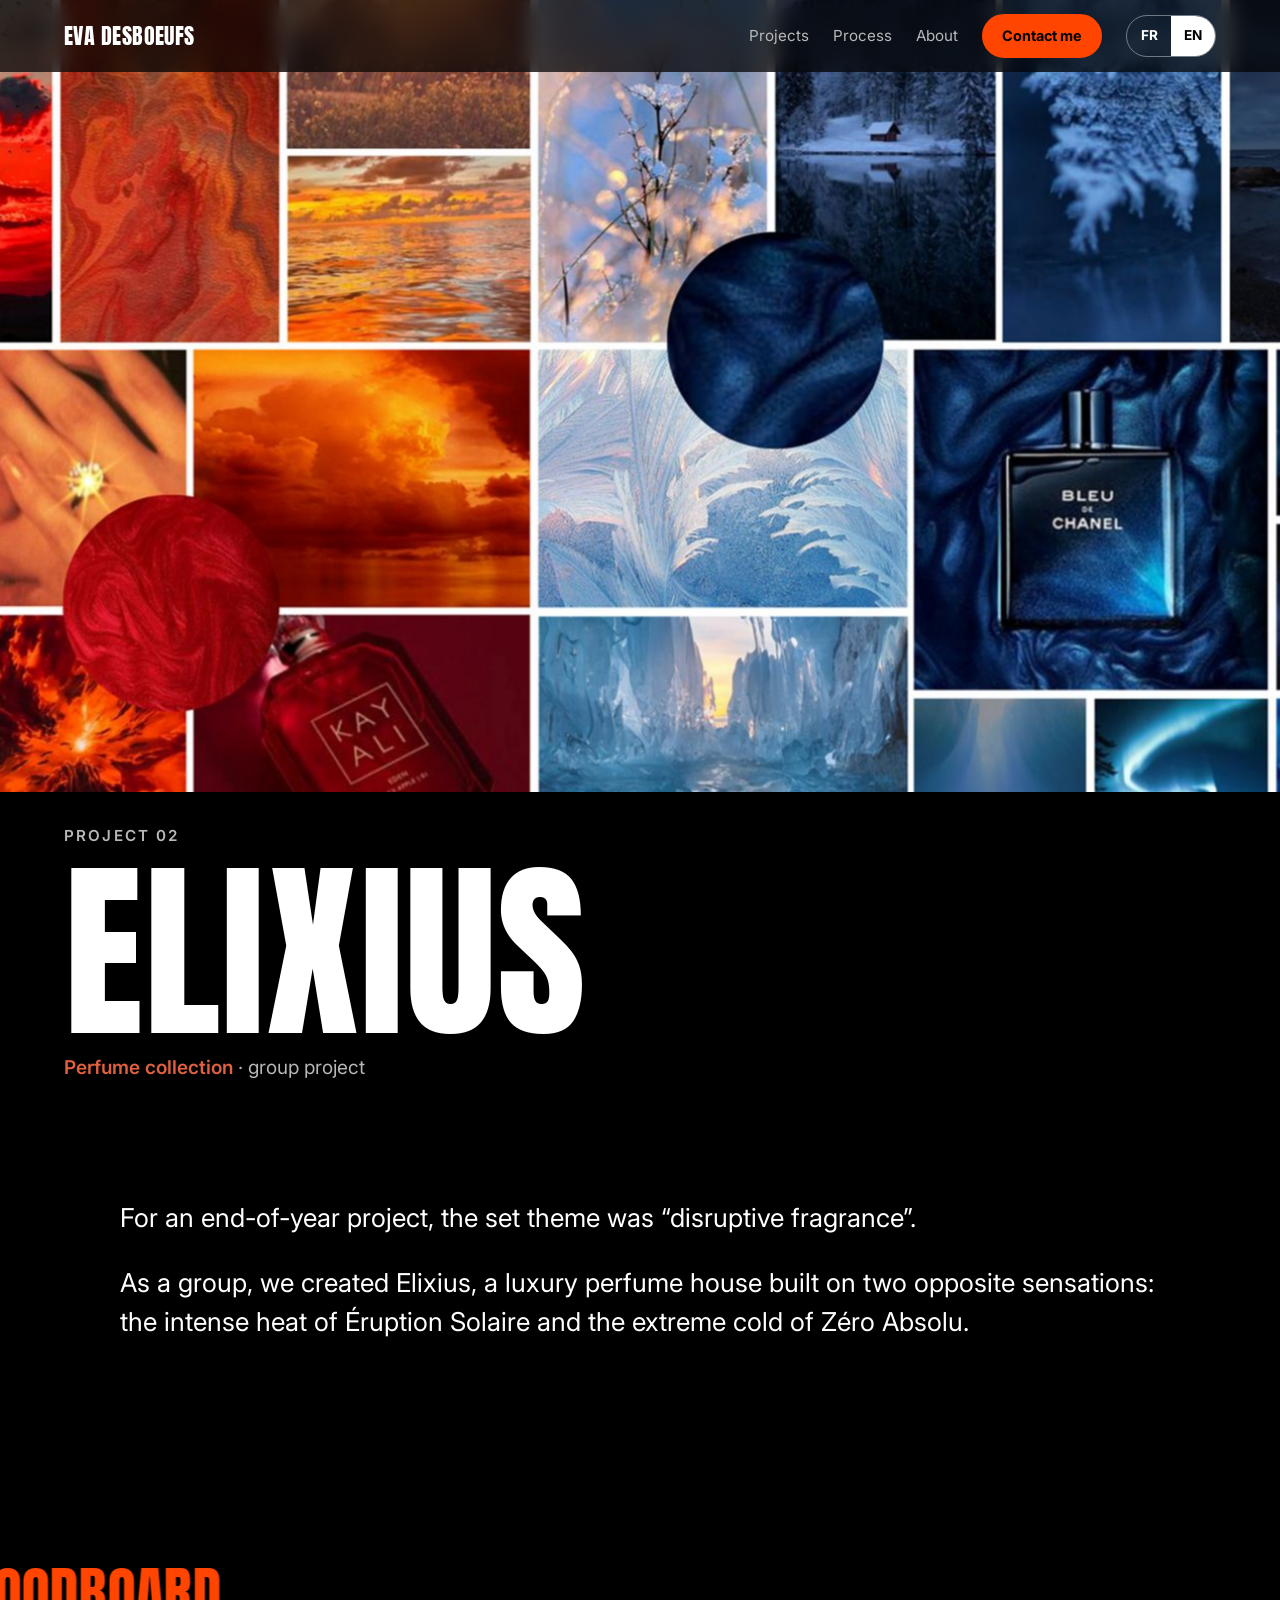
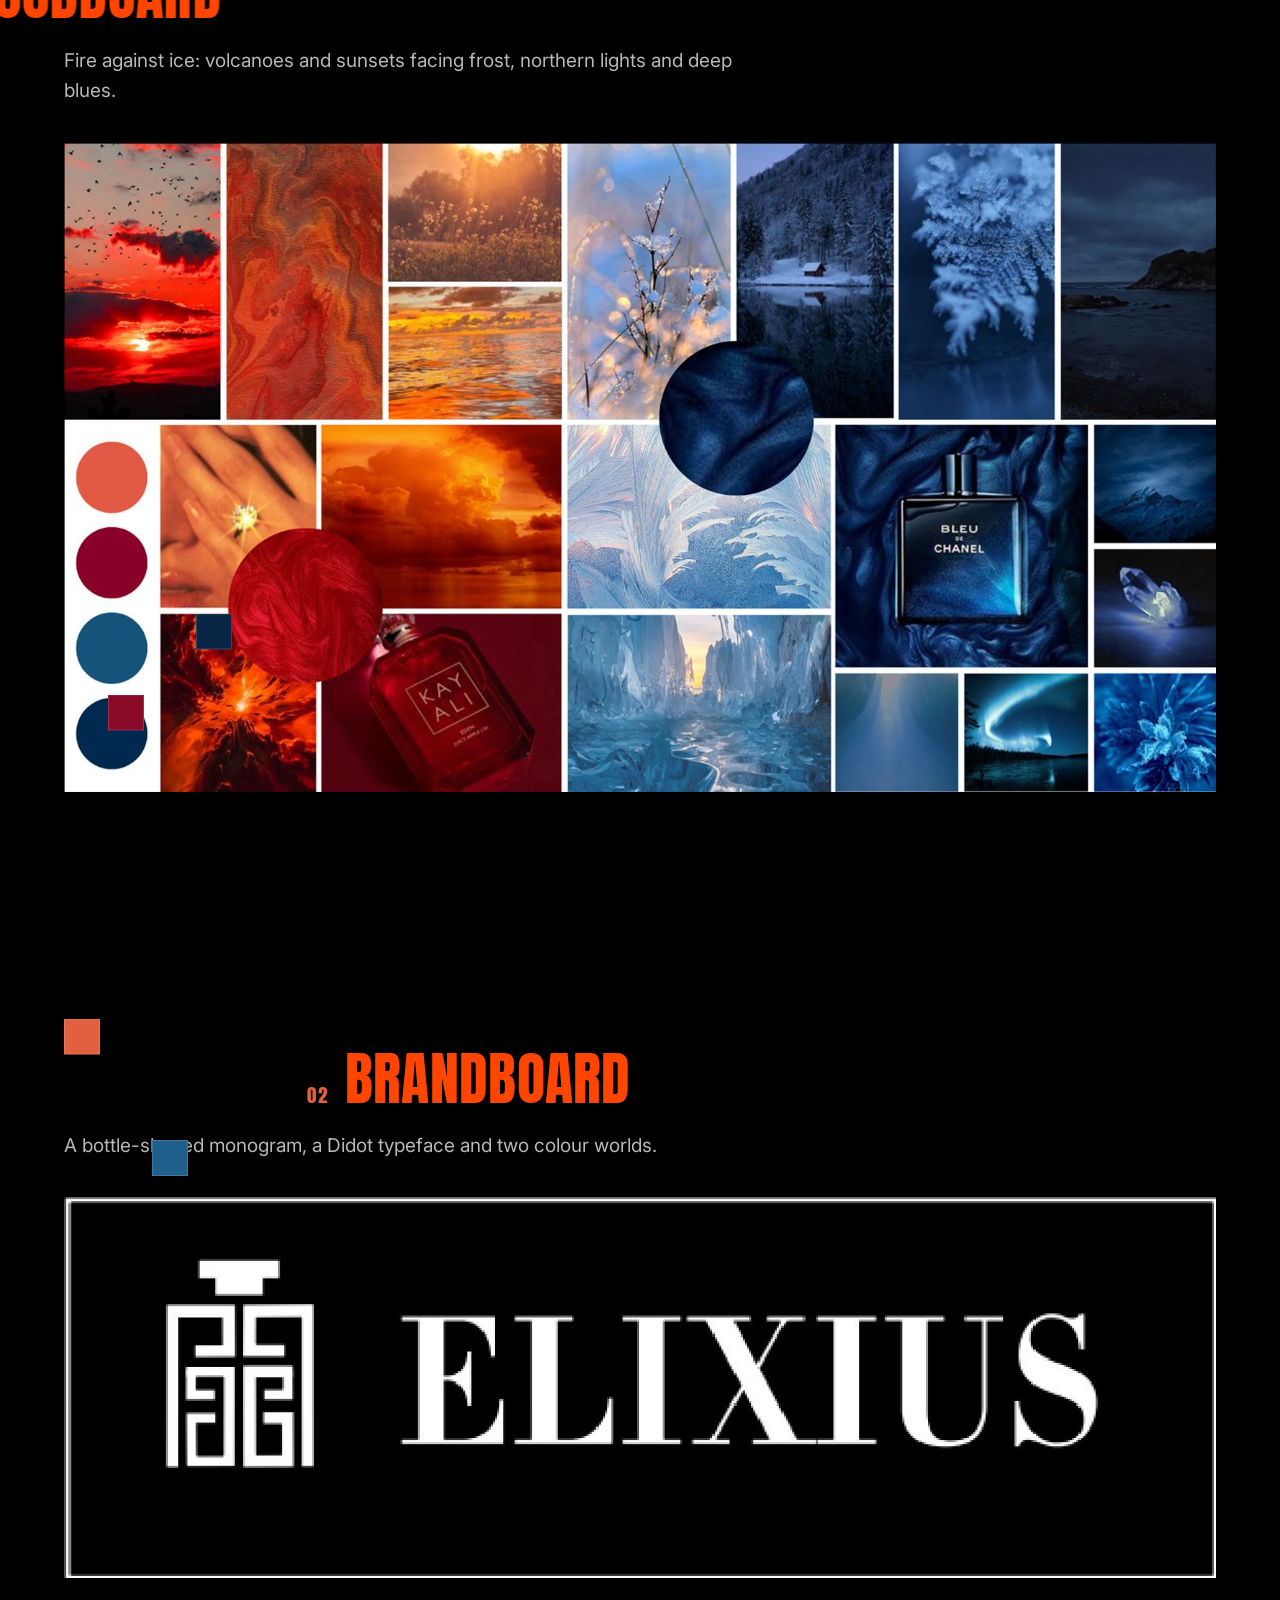
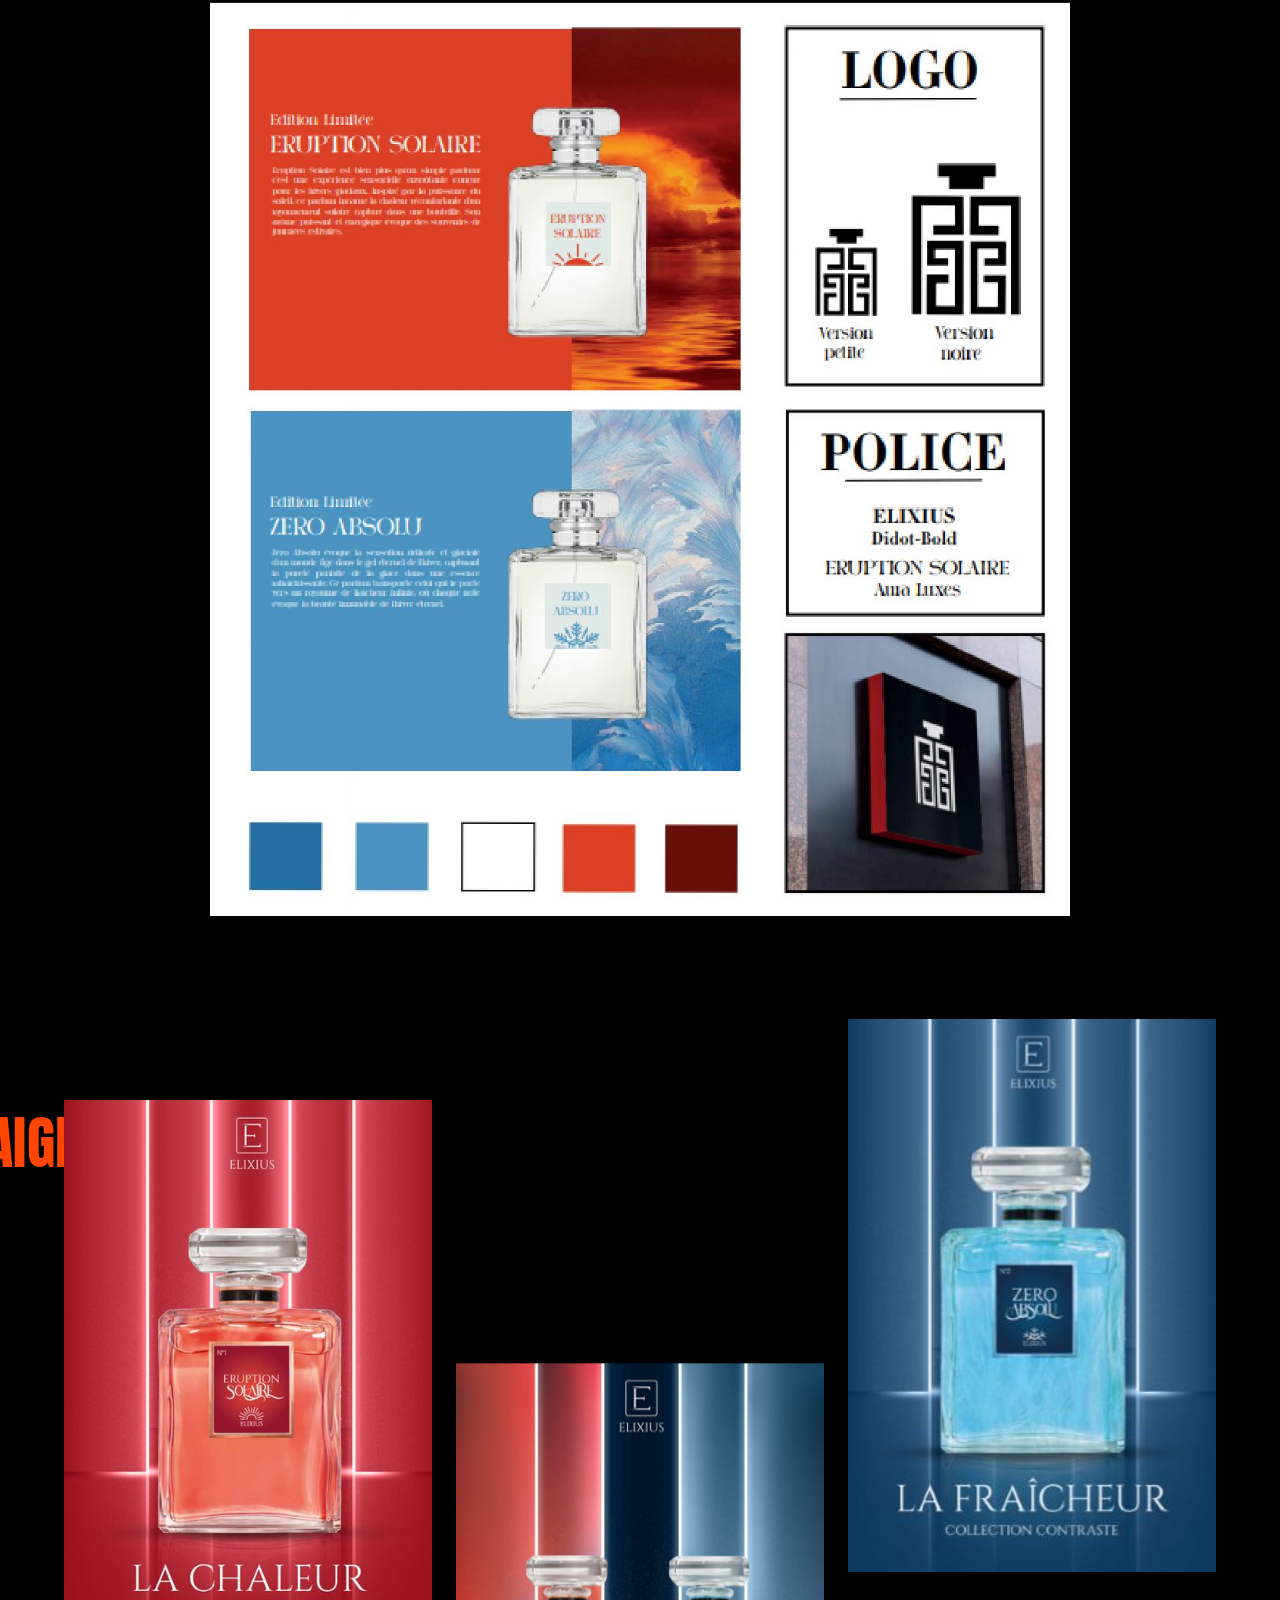
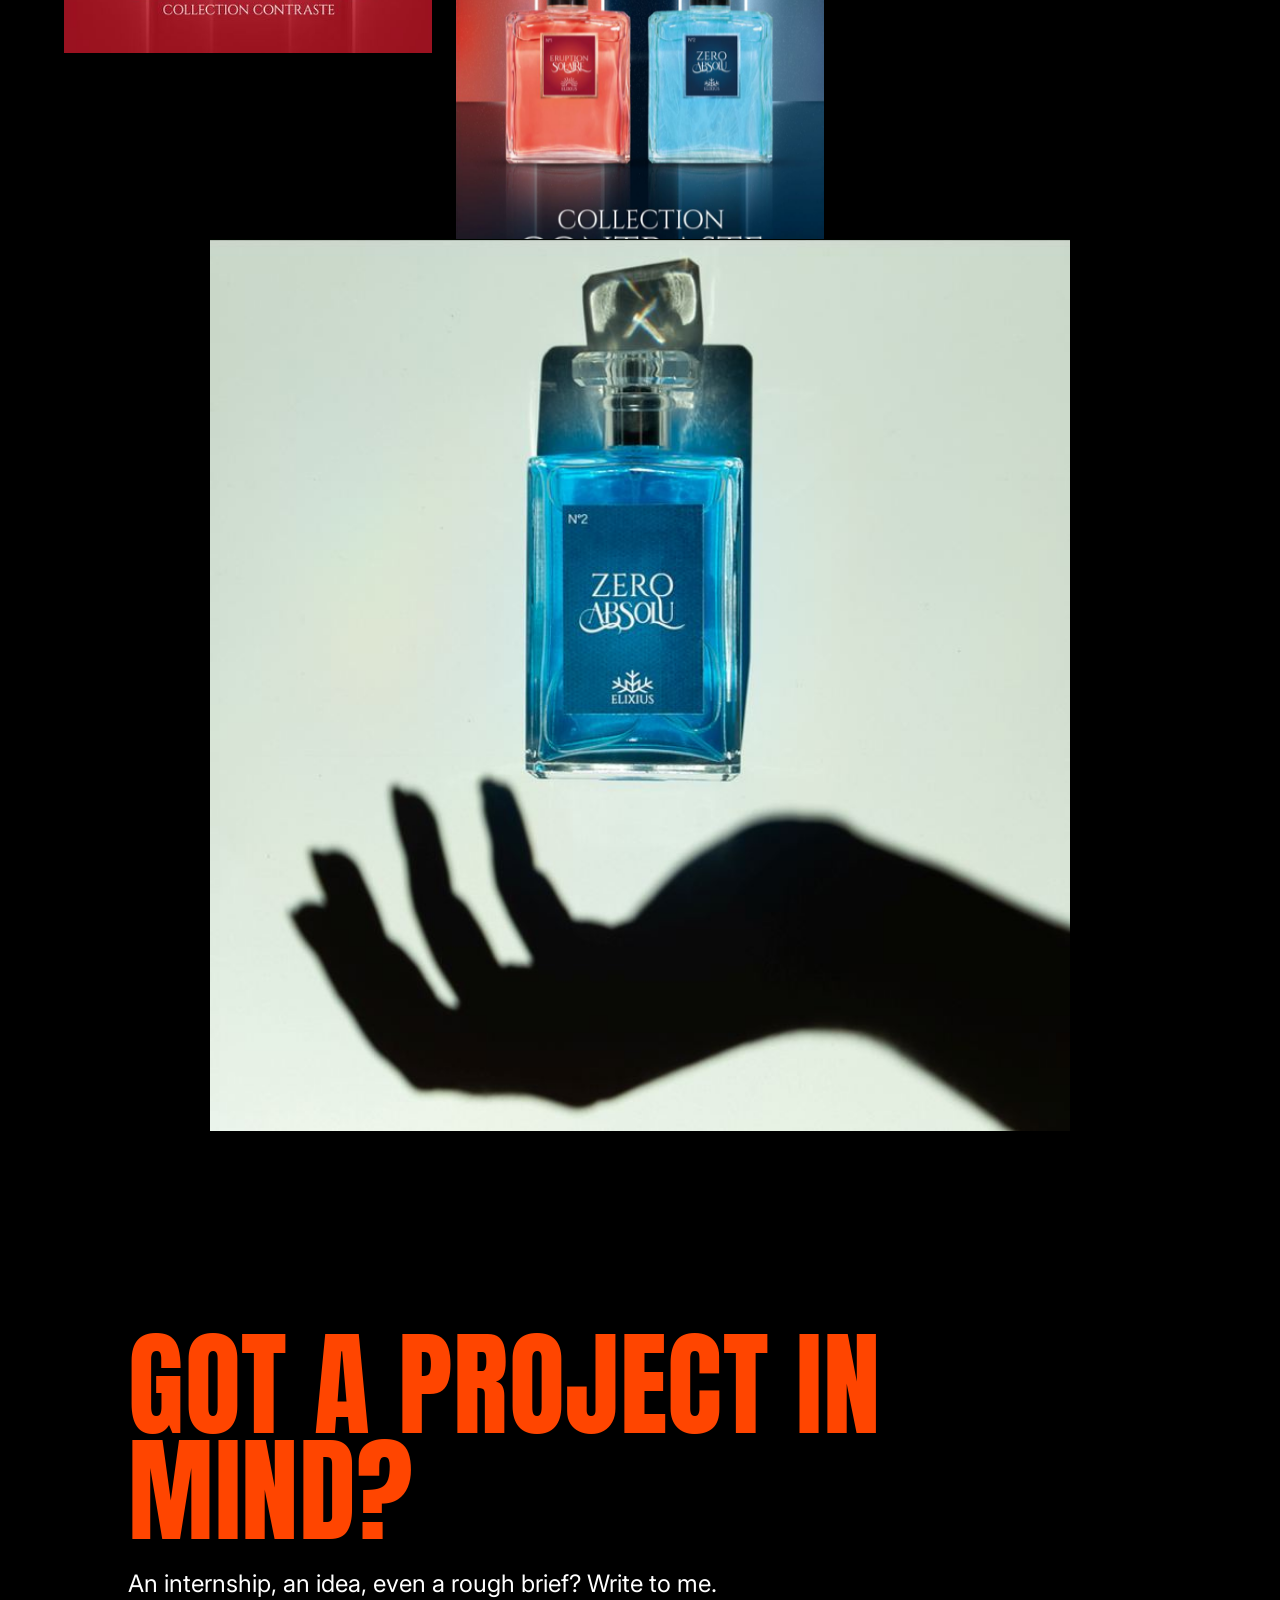
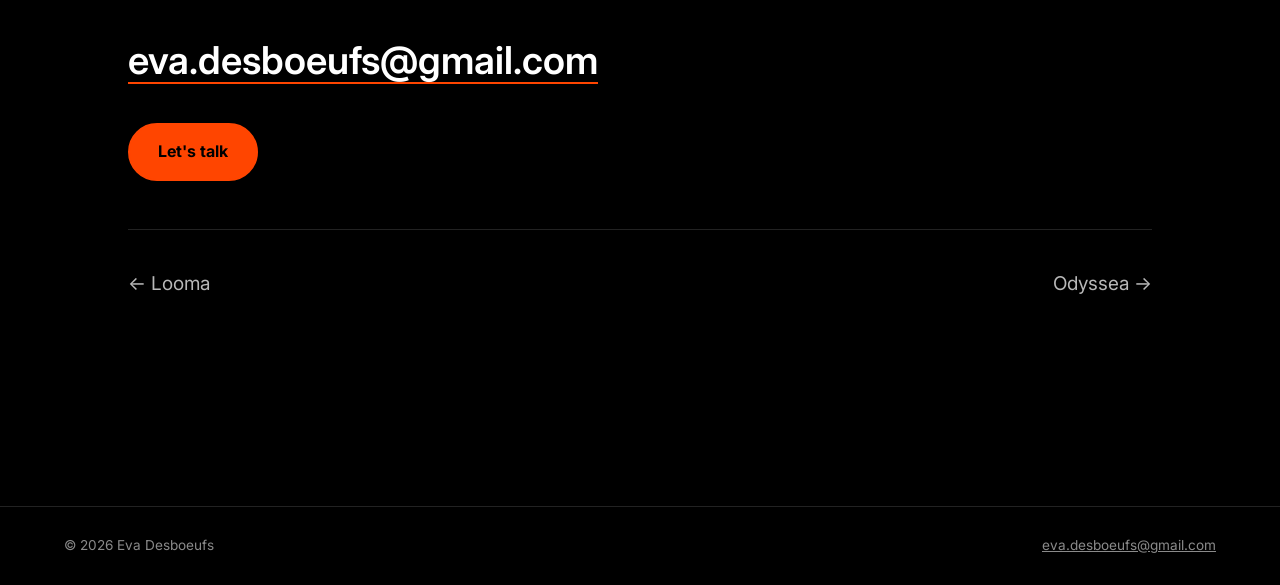
<file: projets/elixius/index.html>
<!doctype html>
<html lang="fr">
<head>
  <meta charset="utf-8">
  <meta name="viewport" content="width=device-width, initial-scale=1">
  <title>Elixius — Eva Desboeufs</title>
  <meta name="description" content="Elixius, maison de parfumerie de luxe aux sensations thermiques : moodboard, brandboard et campagne. Projet de groupe auquel a participé Eva Desboeufs.">
  <link rel="canonical" href="https://eva-desboeufs.github.io/projets/elixius/">
  <link rel="alternate" hreflang="fr" href="https://eva-desboeufs.github.io/projets/elixius/">
  <link rel="alternate" hreflang="en" href="https://eva-desboeufs.github.io/en/projects/elixius/">
  <meta property="og:type" content="article">
  <meta property="og:locale" content="fr_FR">
  <meta property="og:title" content="Elixius — Eva Desboeufs">
  <meta property="og:description" content="Une maison de parfumerie entre chaleur et grand froid : moodboard, brandboard, campagne.">
  <meta property="og:url" content="https://eva-desboeufs.github.io/projets/elixius/">
  <meta property="og:image" content="https://eva-desboeufs.github.io/assets/img/elixius-moodboard.jpg">
  <meta name="twitter:card" content="summary_large_image">
  <meta name="theme-color" content="#000000">
  <link rel="icon" href="../../assets/img/favicon.svg" type="image/svg+xml">
  <link rel="preconnect" href="https://fonts.googleapis.com">
  <link rel="preconnect" href="https://fonts.gstatic.com" crossorigin>
  <link rel="stylesheet" href="https://fonts.googleapis.com/css2?family=Anton&family=Inter:wght@400;600;700&family=Mrs+Saint+Delafield&display=swap">
  <link rel="stylesheet" href="../../assets/css/style.css">
  <style>:root { --project: #E0603F; }</style>
  <script>document.documentElement.classList.add("js")</script>
  <script src="../../assets/js/main.js" defer></script>
</head>
<body>
  <a class="skip-link" href="#contenu">Aller au contenu</a>
  <header class="site-header">
    <a class="site-header__name" href="../../">Eva Desboeufs</a>
    <nav class="site-nav" aria-label="Navigation principale">
      <a href="../../#projets">Projets</a>
      <a href="../../#processus">Processus</a>
      <a href="../../#a-propos">À propos</a>
    </nav>
    <a class="btn btn--small" href="mailto:eva.desboeufs@gmail.com">Me contacter</a>
    <div class="lang-switch" aria-label="Langue">
      <span aria-current="true">FR</span>
      <a href="../../en/projects/elixius/" hreflang="en" lang="en" data-lang-switch>EN</a>
    </div>
  </header>

  <main id="contenu">
    <section class="project-hero">
      <img class="project-hero__img" src="../../assets/img/elixius-moodboard.jpg" alt="Moodboard Elixius : couchers de soleil rouges d'un côté, glace et nuit bleue de l'autre." fetchpriority="high">
      <div class="project-hero__text">
        <p class="eyebrow">Projet 02</p>
        <h1 class="title-xl">Elixius</h1>
        <p class="project-hero__meta"><b>Collection de parfums</b> · projet de groupe</p>
      </div>
    </section>

    <section class="section" style="padding-top: clamp(48px, 8vw, 96px)" aria-label="Contexte">
      <div class="container context reveal">
        <p>Pour un projet de fin d'année, le thème imposé était « fragrance disruptive ».</p>
        <p>En groupe, nous avons imaginé Elixius, une maison de parfumerie de luxe qui joue sur deux sensations opposées : la chaleur intense d'Éruption Solaire et la fraîcheur extrême de Zéro Absolu.</p>
      </div>
    </section>

    <div class="container" style="padding: 0 var(--gutter)">
      <section class="chapter" aria-labelledby="ch1">
        <div class="chapter__label reveal"><span>01</span><h2 class="title-m" id="ch1">Moodboard</h2></div>
        <p class="chapter__intro reveal">Feu contre glace : volcans et soleils couchants face au givre, aux aurores et aux bleus profonds.</p>
        <div class="gallery">
          <figure class="reveal"><img src="../../assets/img/elixius-moodboard-800.jpg" srcset="../../assets/img/elixius-moodboard-800.jpg 800w, ../../assets/img/elixius-moodboard.jpg 1600w" sizes="100vw" loading="lazy" decoding="async" alt="Moodboard Elixius en deux moitiés : à gauche couchers de soleil, lave et flacon rouge ; à droite givre, glacier, aurore boréale et flacon bleu. Palette corail, bordeaux, bleu pétrole et bleu nuit."></figure>
        </div>
        <div class="project-swatches reveal" aria-label="Palette : corail, bordeaux, bleu pétrole, bleu nuit">
          <span style="background:#E0603F"></span><span style="background:#8A0A2A"></span><span style="background:#1E5F8C"></span><span style="background:#0A2647"></span>
        </div>
      </section>

      <section class="chapter" aria-labelledby="ch2">
        <div class="chapter__label reveal"><span>02</span><h2 class="title-m" id="ch2">Brandboard</h2></div>
        <p class="chapter__intro reveal">Un monogramme en forme de flacon, une typographie Didot et deux univers colorés.</p>
        <div class="gallery gallery--contain">
          <figure class="reveal"><img src="../../assets/img/elixius-logo-800.jpg" srcset="../../assets/img/elixius-logo-800.jpg 800w, ../../assets/img/elixius-logo.jpg 1600w" sizes="100vw" loading="lazy" decoding="async" alt="Logo Elixius : monogramme géométrique en forme de flacon et nom en capitales Didot, blanc sur noir."></figure>
        </div>
        <div class="gallery gallery--detail">
          <figure class="reveal"><img src="../../assets/img/elixius-brandboard-800.jpg" srcset="../../assets/img/elixius-brandboard-800.jpg 800w, ../../assets/img/elixius-brandboard.jpg 1600w" sizes="(min-width: 900px) 860px, 100vw" loading="lazy" decoding="async" alt="Brandboard Elixius : fiches Éruption Solaire (orange) et Zéro Absolu (bleu), versions du logo, polices Didot Bold et Aura Luxes, palette et enseigne."></figure>
        </div>
      </section>

      <section class="chapter" aria-labelledby="ch3">
        <div class="chapter__label reveal"><span>03</span><h2 class="title-m" id="ch3">Campagne</h2></div>
        <p class="chapter__intro reveal">« Collection Contraste » : une affiche par sensation, puis les deux flacons réunis.</p>
        <div class="gallery gallery--trio">
          <figure class="reveal"><img src="../../assets/img/elixius-campagne-chaleur-800.jpg" loading="lazy" decoding="async" alt="Affiche « La chaleur » : flacon Éruption Solaire sur fond rouge et néons."></figure>
          <figure class="reveal"><img src="../../assets/img/elixius-campagne-contraste-800.jpg" srcset="../../assets/img/elixius-campagne-contraste-800.jpg 800w, ../../assets/img/elixius-campagne-contraste.jpg 1600w" sizes="(min-width: 760px) 33vw, 100vw" loading="lazy" decoding="async" alt="Affiche « Collection Contraste » : les deux flacons, rouge et bleu, côte à côte."></figure>
          <figure class="reveal"><img src="../../assets/img/elixius-campagne-fraicheur-800.jpg" loading="lazy" decoding="async" alt="Affiche « La fraîcheur » : flacon Zéro Absolu sur fond bleu et néons."></figure>
        </div>
        <div class="gallery gallery--detail">
          <figure class="reveal"><img src="../../assets/img/elixius-campagne-zero-absolu-800.jpg" loading="lazy" decoding="async" alt="Flacon bleu Zéro Absolu flottant au-dessus de l'ombre d'une main."></figure>
        </div>
      </section>

      <section class="section contact" aria-labelledby="contact-titre">
        <div class="reveal">
          <h2 class="title-l" id="contact-titre">Un projet en tête ?</h2>
          <p class="hero__lead" style="margin-top: 24px">Un stage, une idée, un brief même flou ? Écrivez-moi.</p>
          <a class="contact__mail" href="mailto:eva.desboeufs@gmail.com">eva.desboeufs@gmail.com</a>
          <div class="contact__links"><a class="btn" href="mailto:eva.desboeufs@gmail.com">Parlons de votre projet</a></div>
        </div>
        <nav class="next-project" aria-label="Autres projets">
          <a href="../looma/">← Looma</a>
          <a href="../odyssea/">Odyssea →</a>
        </nav>
      </section>
    </div>
  </main>

  <footer class="site-footer">
    <span>© 2026 Eva Desboeufs</span>
    <a href="mailto:eva.desboeufs@gmail.com">eva.desboeufs@gmail.com</a>
  </footer>
</body>
</html>
</file>
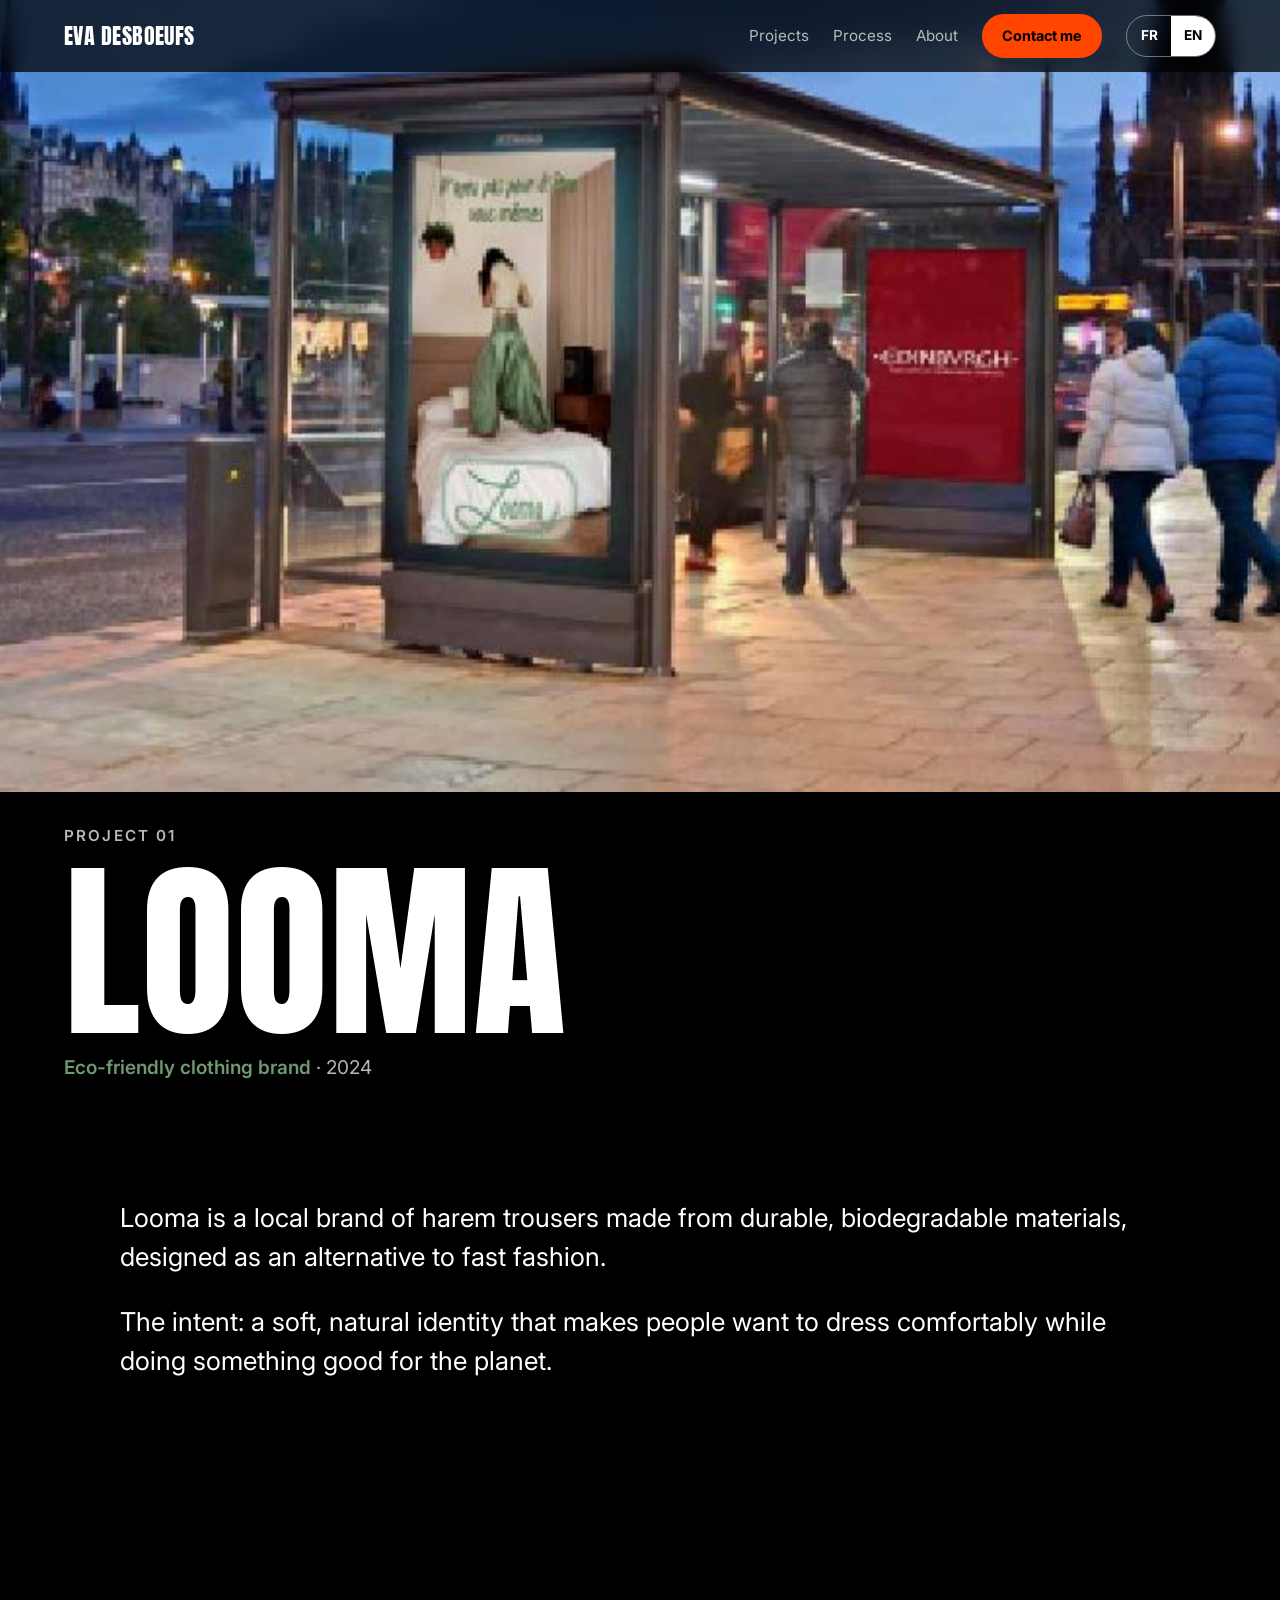
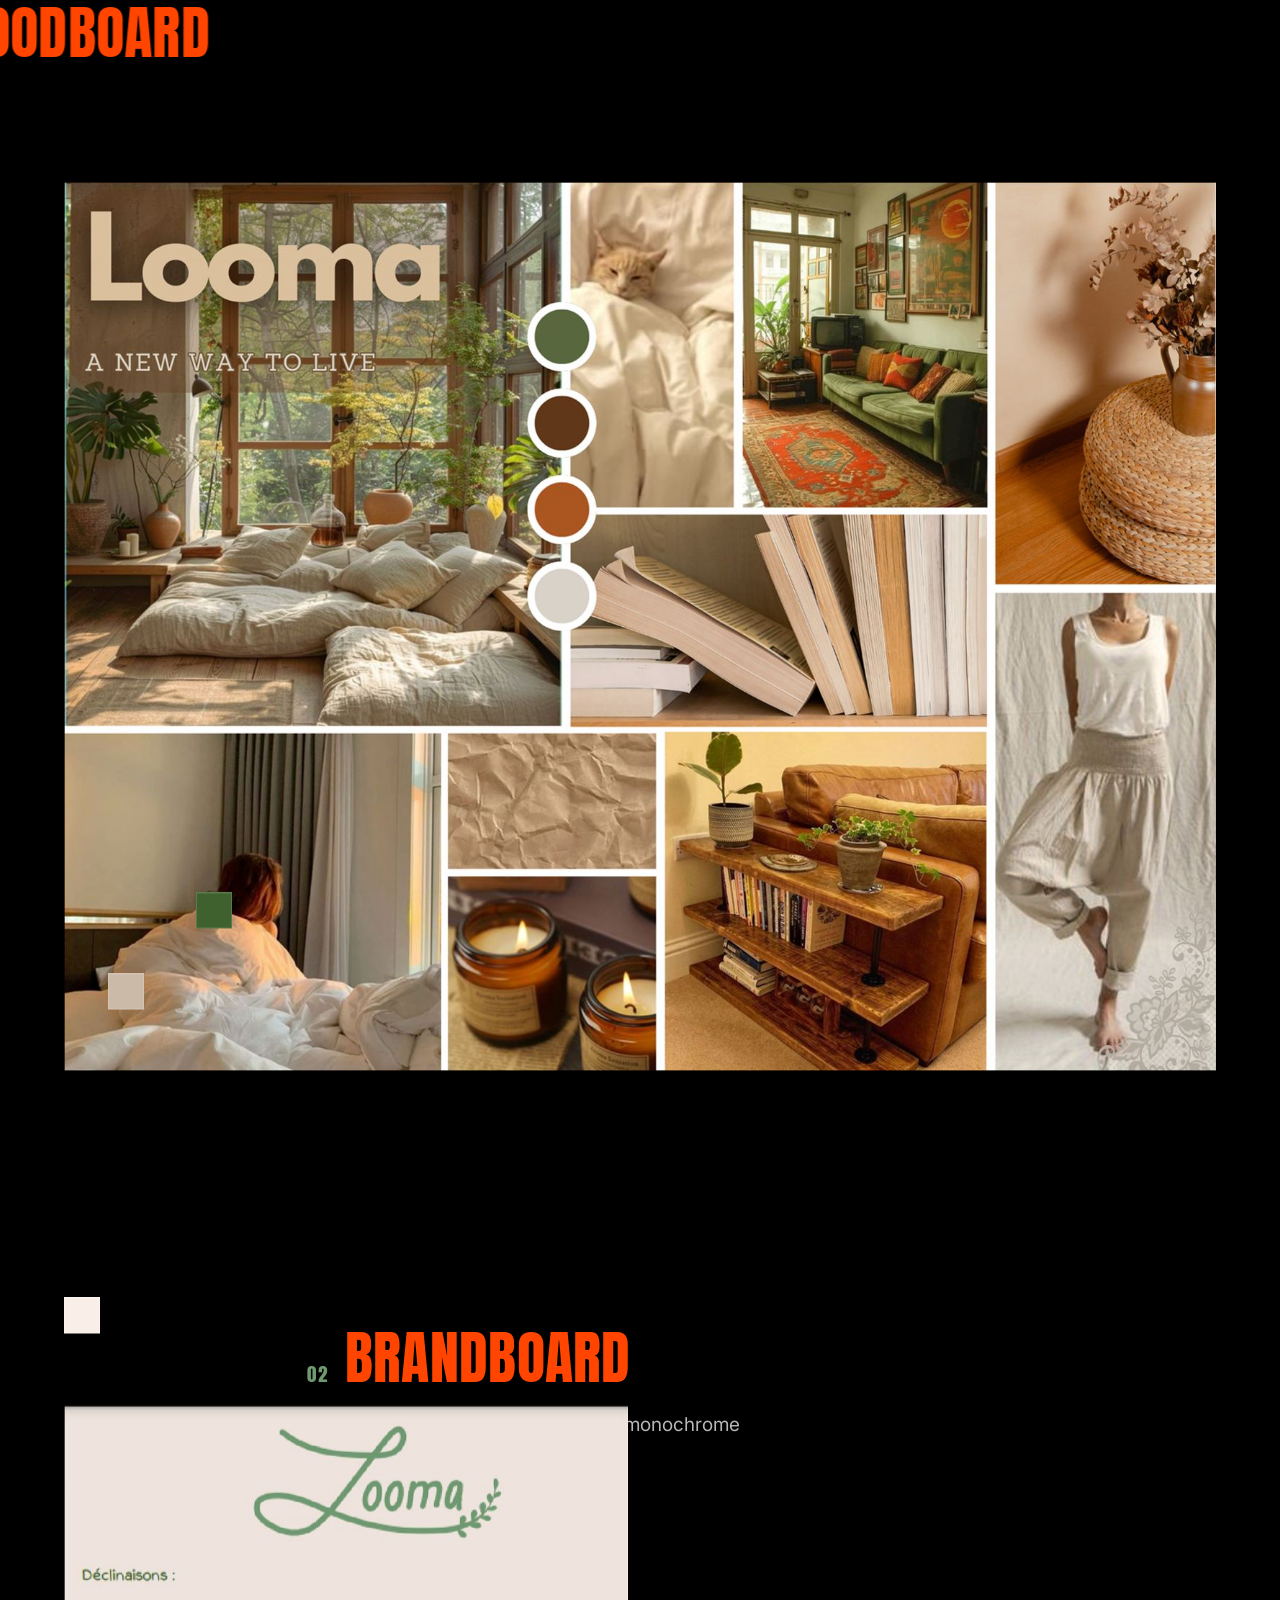
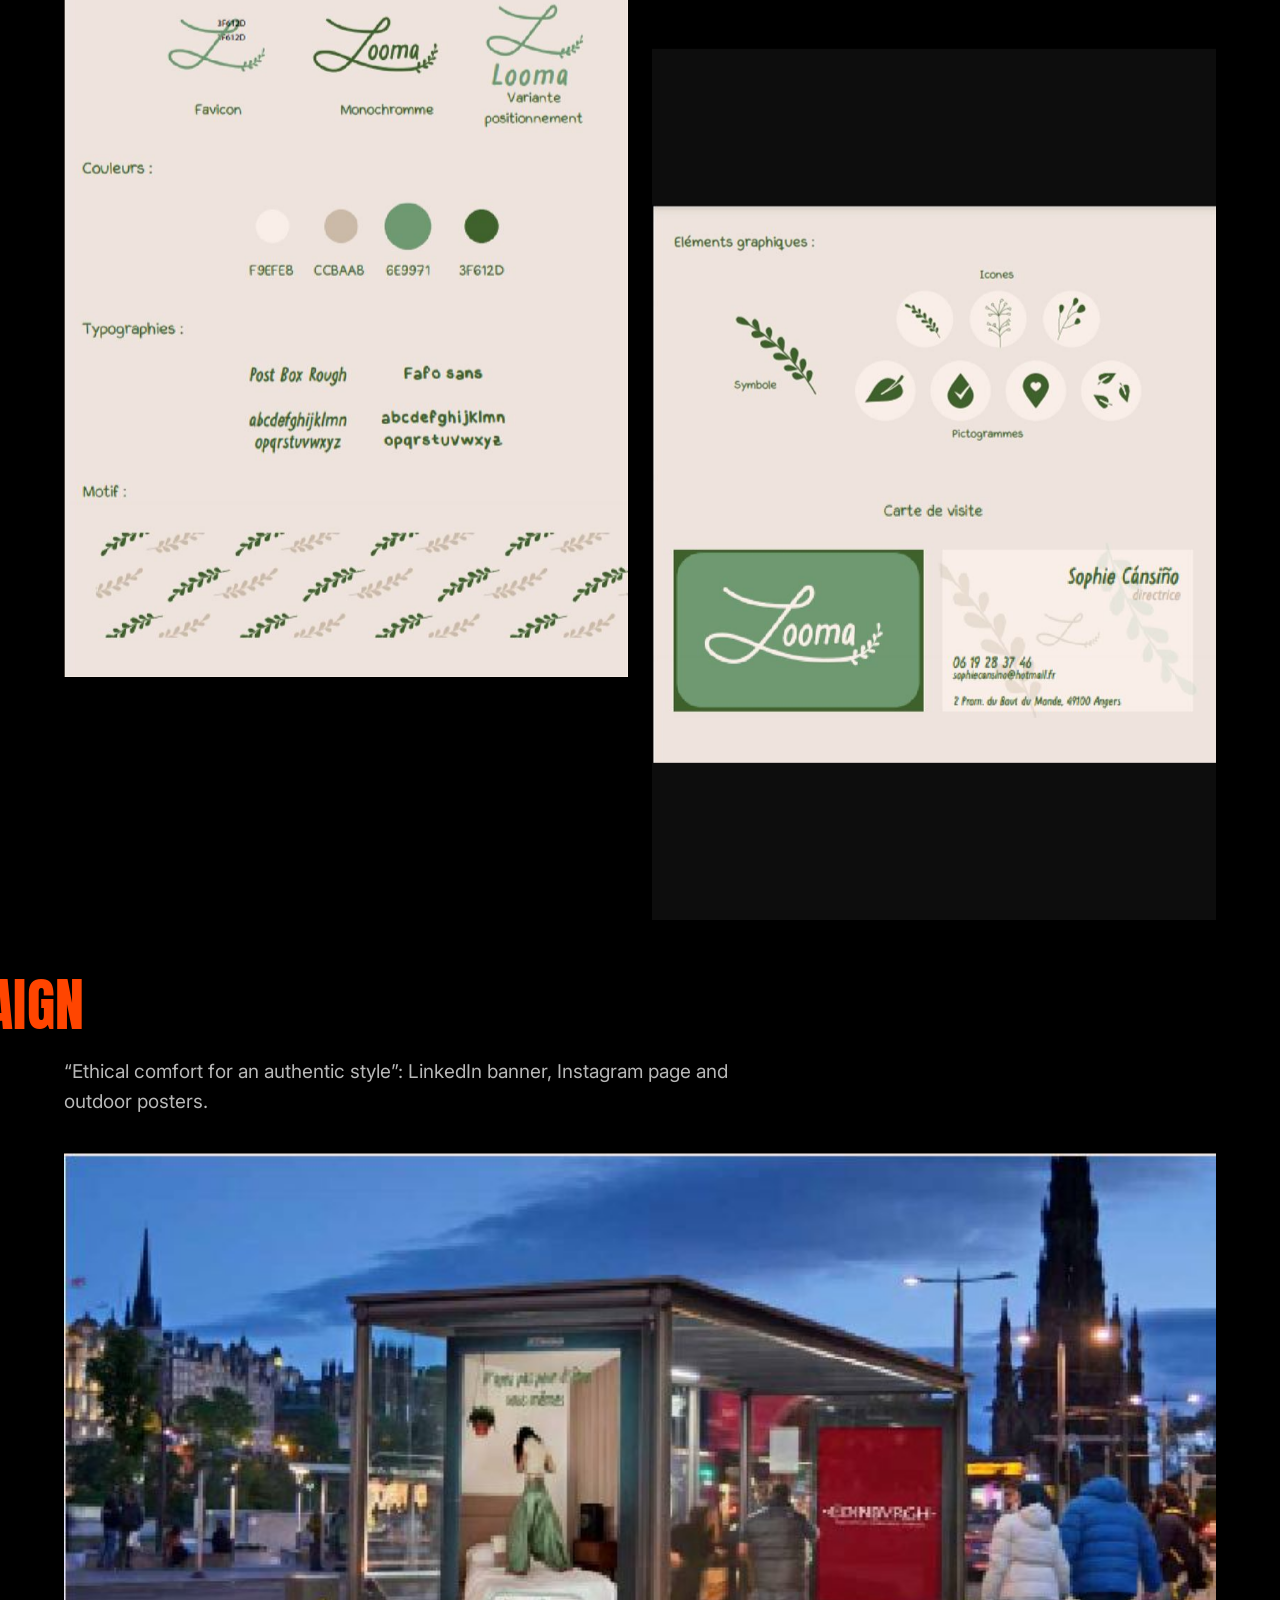
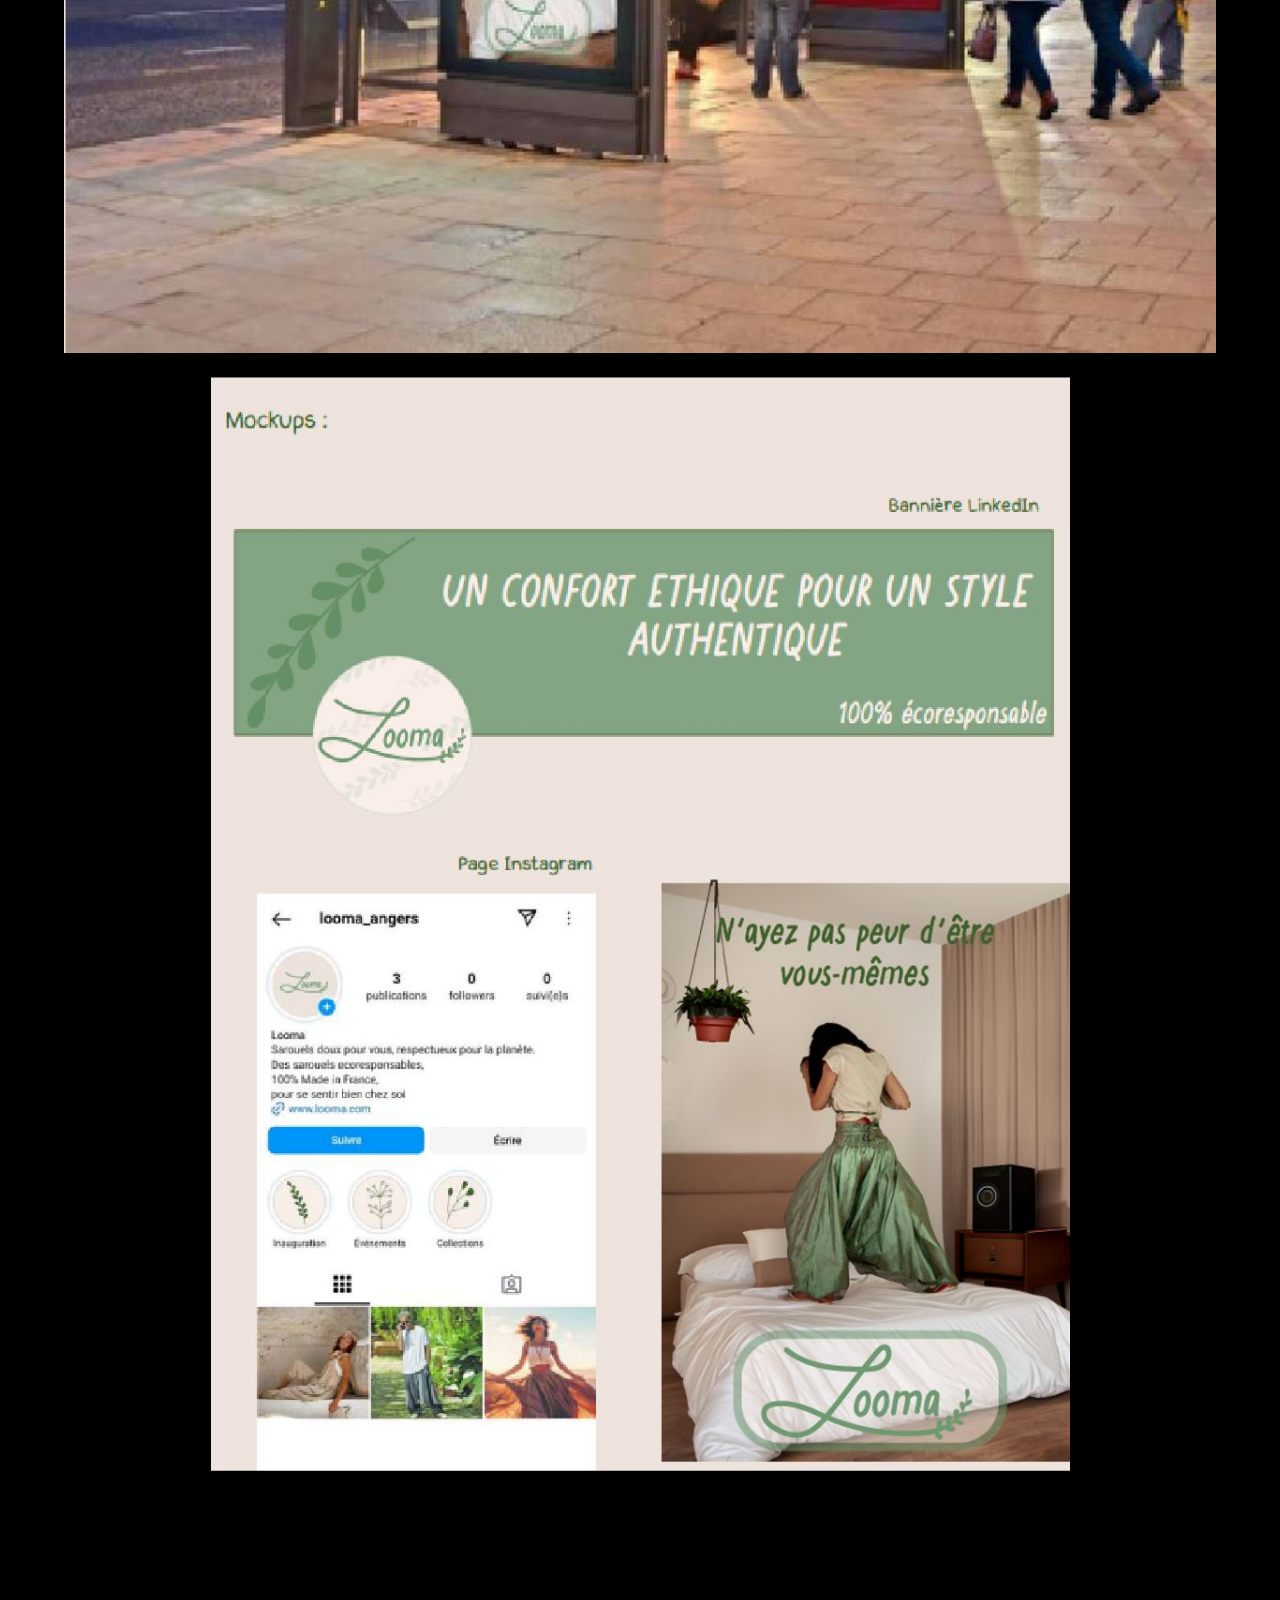
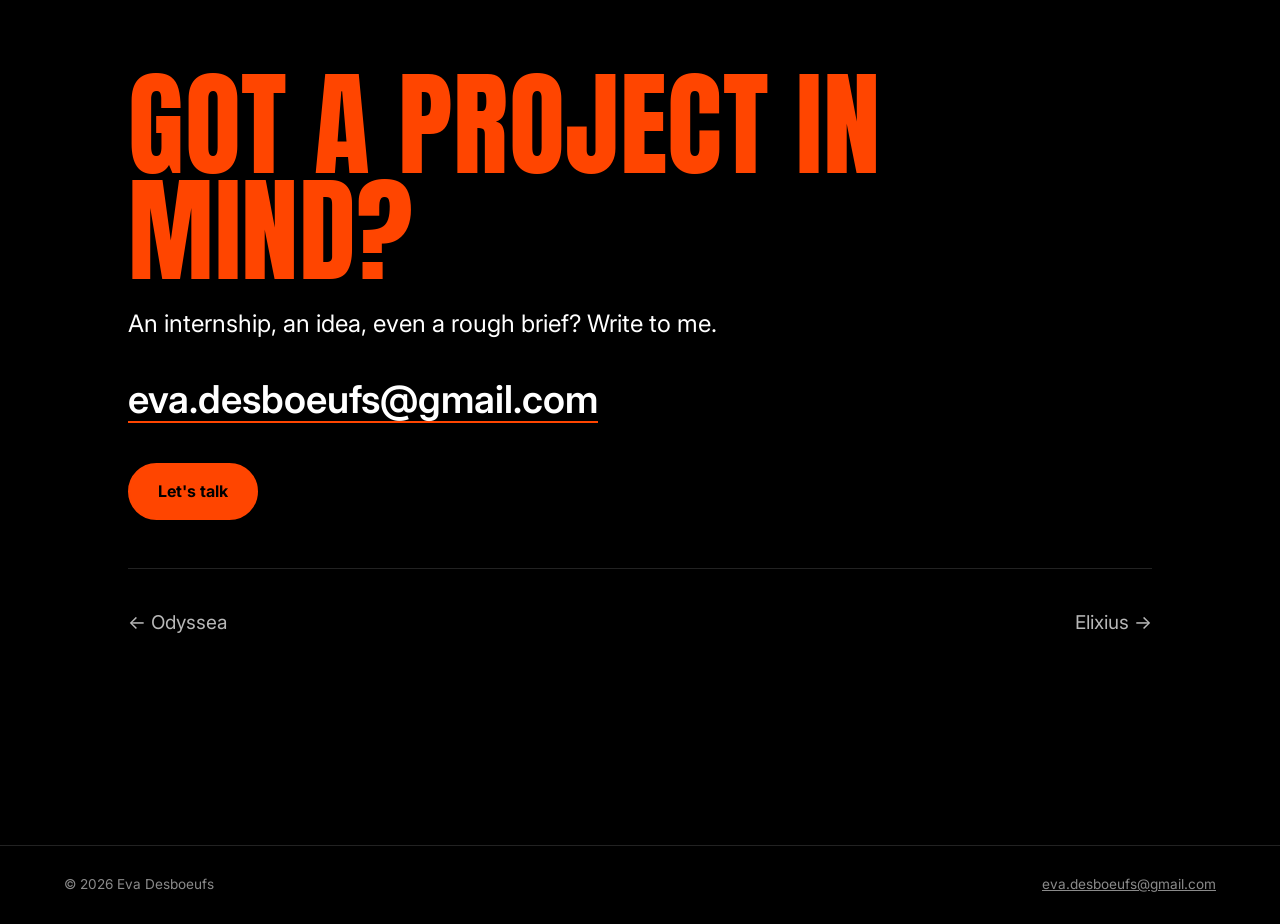
<file: projets/looma/index.html>
<!doctype html>
<html lang="fr">
<head>
  <meta charset="utf-8">
  <meta name="viewport" content="width=device-width, initial-scale=1">
  <title>Looma — Eva Desboeufs</title>
  <meta name="description" content="Looma, marque locale de sarouels écologiques : moodboard, brandboard et campagne par Eva Desboeufs.">
  <link rel="canonical" href="https://eva-desboeufs.github.io/projets/looma/">
  <link rel="alternate" hreflang="fr" href="https://eva-desboeufs.github.io/projets/looma/">
  <link rel="alternate" hreflang="en" href="https://eva-desboeufs.github.io/en/projects/looma/">
  <meta property="og:type" content="article">
  <meta property="og:locale" content="fr_FR">
  <meta property="og:title" content="Looma — Eva Desboeufs">
  <meta property="og:description" content="Identité d'une marque de sarouels écologiques : moodboard, brandboard, campagne.">
  <meta property="og:url" content="https://eva-desboeufs.github.io/projets/looma/">
  <meta property="og:image" content="https://eva-desboeufs.github.io/assets/img/looma-campagne-abribus.jpg">
  <meta name="twitter:card" content="summary_large_image">
  <meta name="theme-color" content="#000000">
  <link rel="icon" href="../../assets/img/favicon.svg" type="image/svg+xml">
  <link rel="preconnect" href="https://fonts.googleapis.com">
  <link rel="preconnect" href="https://fonts.gstatic.com" crossorigin>
  <link rel="stylesheet" href="https://fonts.googleapis.com/css2?family=Anton&family=Inter:wght@400;600;700&family=Mrs+Saint+Delafield&display=swap">
  <link rel="stylesheet" href="../../assets/css/style.css">
  <style>:root { --project: #6E9971; }</style>
  <script>document.documentElement.classList.add("js")</script>
  <script src="../../assets/js/main.js" defer></script>
</head>
<body>
  <a class="skip-link" href="#contenu">Aller au contenu</a>
  <header class="site-header">
    <a class="site-header__name" href="../../">Eva Desboeufs</a>
    <nav class="site-nav" aria-label="Navigation principale">
      <a href="../../#projets">Projets</a>
      <a href="../../#processus">Processus</a>
      <a href="../../#a-propos">À propos</a>
    </nav>
    <a class="btn btn--small" href="mailto:eva.desboeufs@gmail.com">Me contacter</a>
    <div class="lang-switch" aria-label="Langue">
      <span aria-current="true">FR</span>
      <a href="../../en/projects/looma/" hreflang="en" lang="en" data-lang-switch>EN</a>
    </div>
  </header>

  <main id="contenu">
    <section class="project-hero">
      <img class="project-hero__img" src="../../assets/img/looma-campagne-abribus.jpg" alt="Affiche Looma dans un abribus, en ville à la tombée de la nuit." fetchpriority="high">
      <div class="project-hero__text">
        <p class="eyebrow">Projet 01</p>
        <h1 class="title-xl">Looma</h1>
        <p class="project-hero__meta"><b>Marque de vêtements écologiques</b> · 2024</p>
      </div>
    </section>

    <section class="section" style="padding-top: clamp(48px, 8vw, 96px)" aria-label="Contexte">
      <div class="container context reveal">
        <p>Looma est une marque locale de sarouels fabriqués à partir de matières durables et biodégradables, pensée comme une alternative à la fast-fashion.</p>
        <p>L'intention : une identité douce et naturelle, qui donne envie de s'habiller confortablement tout en faisant un geste pour la planète.</p>
      </div>
    </section>

    <div class="container" style="padding: 0 var(--gutter)">
      <section class="chapter" aria-labelledby="ch1">
        <div class="chapter__label reveal"><span>01</span><h2 class="title-m" id="ch1">Moodboard</h2></div>
        <p class="chapter__intro reveal">Lumière du matin, lin froissé, bois, plantes et tons terre : une ambiance de cocon.</p>
        <div class="gallery">
          <figure class="reveal"><img src="../../assets/img/looma-moodboard-800.jpg" srcset="../../assets/img/looma-moodboard-800.jpg 800w, ../../assets/img/looma-moodboard.jpg 1600w" sizes="100vw" loading="lazy" decoding="async" alt="Moodboard Looma : intérieur lumineux avec coussins en lin, chat endormi, livres, bougies et sarouel beige, palette vert, brun, terracotta et crème."></figure>
        </div>
        <div class="project-swatches reveal" aria-label="Palette : crème, sable, vert sauge, vert forêt">
          <span style="background:#F9EFE8"></span><span style="background:#CCBAA8"></span><span style="background:#6E9971"></span><span style="background:#3F612D"></span>
        </div>
      </section>

      <section class="chapter" aria-labelledby="ch2">
        <div class="chapter__label reveal"><span>02</span><h2 class="title-m" id="ch2">Brandboard</h2></div>
        <p class="chapter__intro reveal">Un logo manuscrit et sa feuille, décliné en favicon, monochrome et pictogrammes.</p>
        <div class="gallery gallery--pair gallery--contain">
          <figure class="reveal"><img src="../../assets/img/looma-brandboard-logo-800.jpg" srcset="../../assets/img/looma-brandboard-logo-800.jpg 800w, ../../assets/img/looma-brandboard-logo.jpg 1600w" sizes="(min-width: 760px) 50vw, 100vw" loading="lazy" decoding="async" alt="Brandboard Looma : logo manuscrit vert, déclinaisons favicon et monochrome, couleurs F9EFE8, CCBAA8, 6E9971, 3F612D, typographies Post Box Rough et Fafo Sans, motif de feuilles."></figure>
          <figure class="reveal"><img src="../../assets/img/looma-brandboard-elements-800.jpg" srcset="../../assets/img/looma-brandboard-elements-800.jpg 800w, ../../assets/img/looma-brandboard-elements.jpg 1600w" sizes="(min-width: 760px) 50vw, 100vw" loading="lazy" decoding="async" alt="Éléments graphiques Looma : symbole de branche, icônes et pictogrammes ronds, carte de visite verte et crème."></figure>
        </div>
      </section>

      <section class="chapter" aria-labelledby="ch3">
        <div class="chapter__label reveal"><span>03</span><h2 class="title-m" id="ch3">Campagne</h2></div>
        <p class="chapter__intro reveal">« Un confort éthique pour un style authentique » : bannière LinkedIn, page Instagram et affichage urbain.</p>
        <div class="gallery">
          <figure class="reveal"><img src="../../assets/img/looma-campagne-abribus-800.jpg" srcset="../../assets/img/looma-campagne-abribus-800.jpg 800w, ../../assets/img/looma-campagne-abribus.jpg 1600w" sizes="100vw" loading="lazy" decoding="async" alt="Mockup d'affiche Looma dans un abribus, rue animée le soir."></figure>
        </div>
        <div class="gallery gallery--detail">
          <figure class="reveal"><img src="../../assets/img/looma-campagne-reseaux-800.jpg" srcset="../../assets/img/looma-campagne-reseaux-800.jpg 800w, ../../assets/img/looma-campagne-reseaux.jpg 1600w" sizes="(min-width: 900px) 860px, 100vw" loading="lazy" decoding="async" alt="Mockups réseaux sociaux Looma : bannière LinkedIn verte, profil Instagram et visuel « N'ayez pas peur d'être vous-mêmes »."></figure>
        </div>
      </section>

      <section class="section contact" aria-labelledby="contact-titre">
        <div class="reveal">
          <h2 class="title-l" id="contact-titre">Un projet en tête ?</h2>
          <p class="hero__lead" style="margin-top: 24px">Un stage, une idée, un brief même flou ? Écrivez-moi.</p>
          <a class="contact__mail" href="mailto:eva.desboeufs@gmail.com">eva.desboeufs@gmail.com</a>
          <div class="contact__links"><a class="btn" href="mailto:eva.desboeufs@gmail.com">Parlons de votre projet</a></div>
        </div>
        <nav class="next-project" aria-label="Autres projets">
          <a href="../odyssea/">← Odyssea</a>
          <a href="../elixius/">Elixius →</a>
        </nav>
      </section>
    </div>
  </main>

  <footer class="site-footer">
    <span>© 2026 Eva Desboeufs</span>
    <a href="mailto:eva.desboeufs@gmail.com">eva.desboeufs@gmail.com</a>
  </footer>
</body>
</html>
</file>
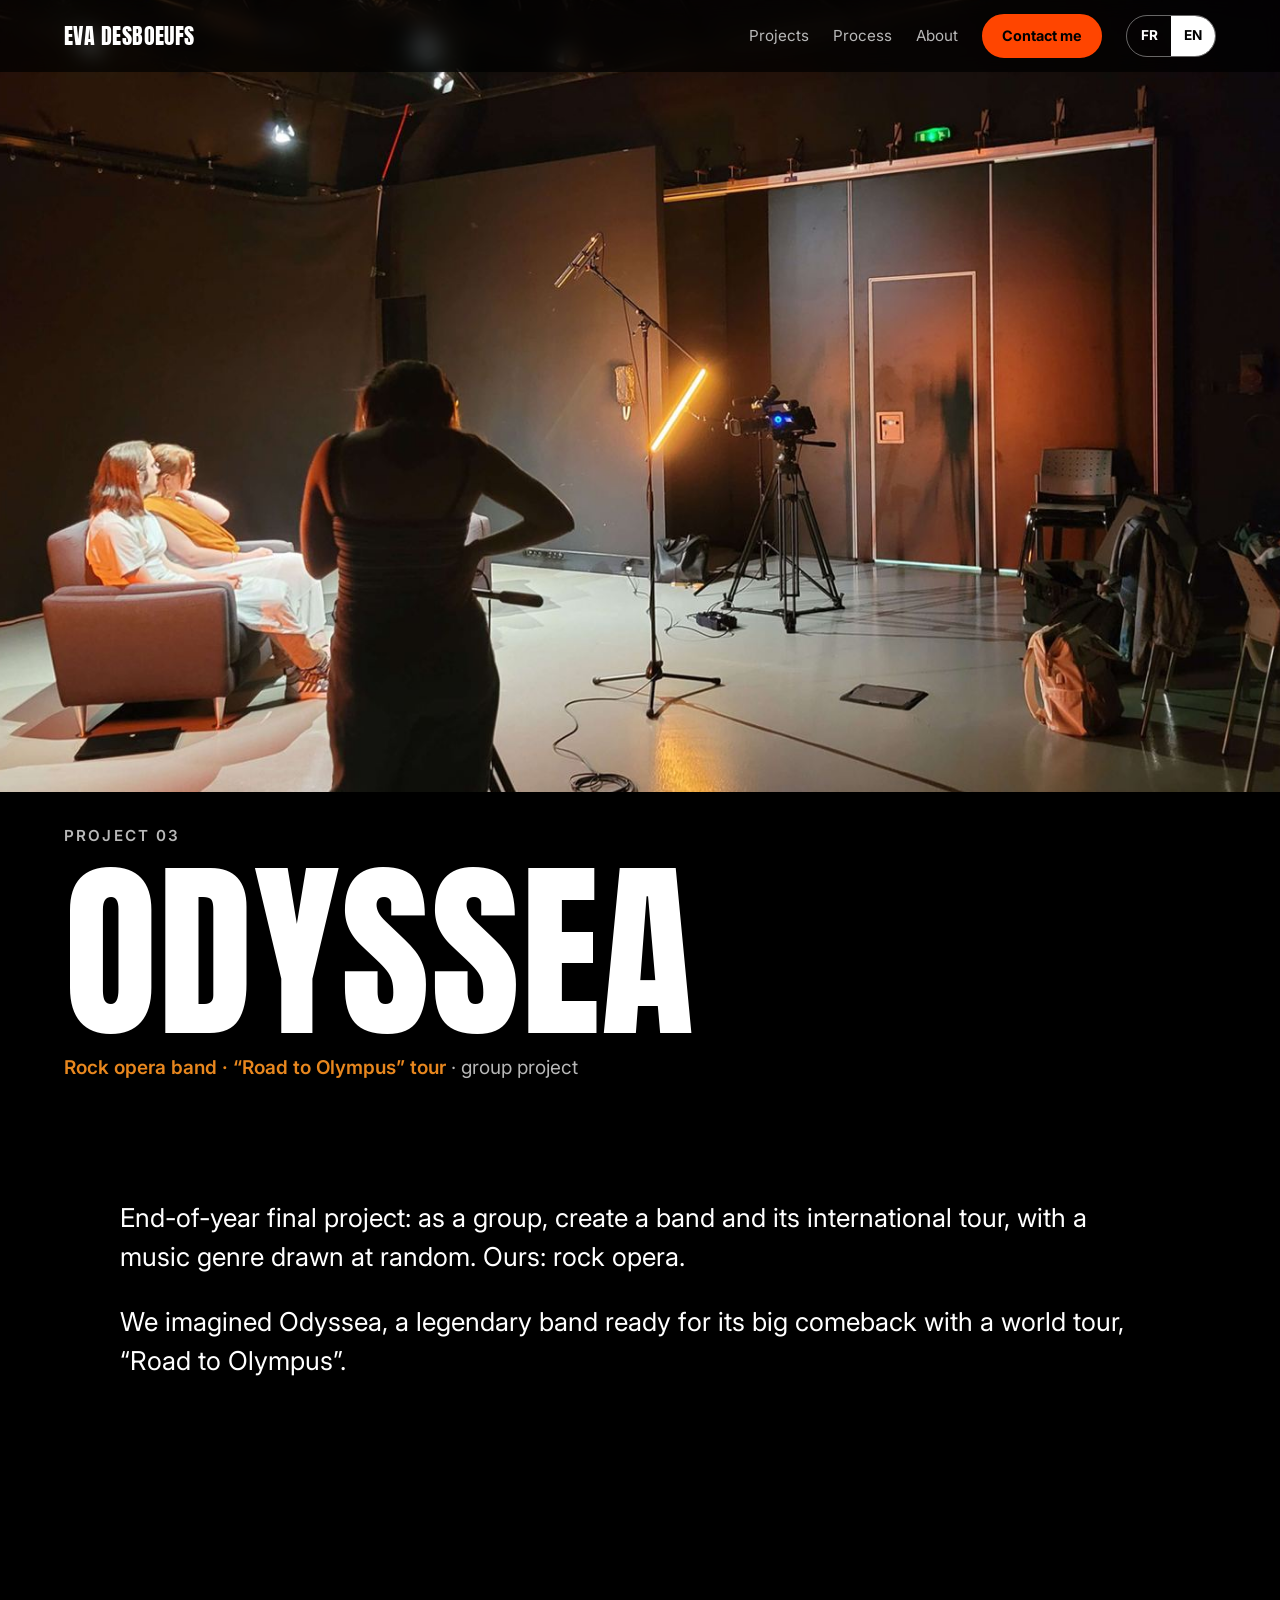
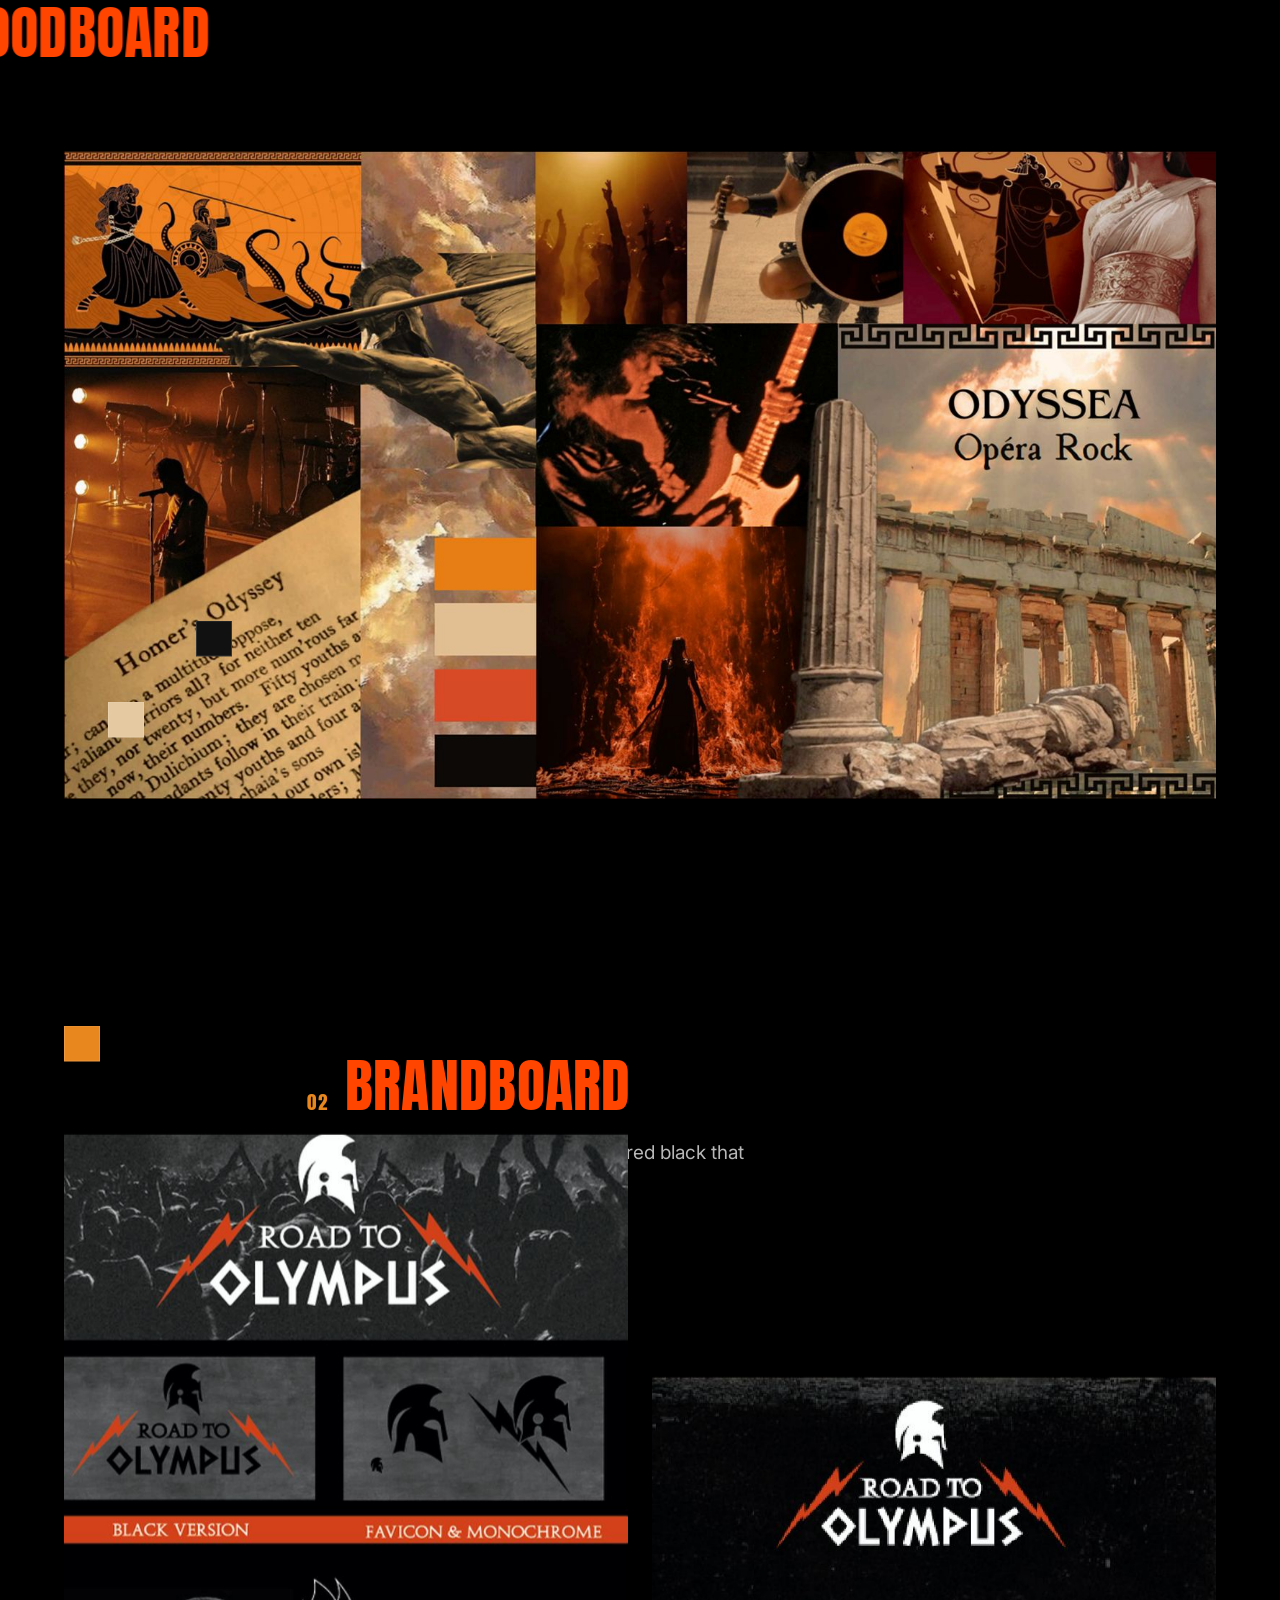
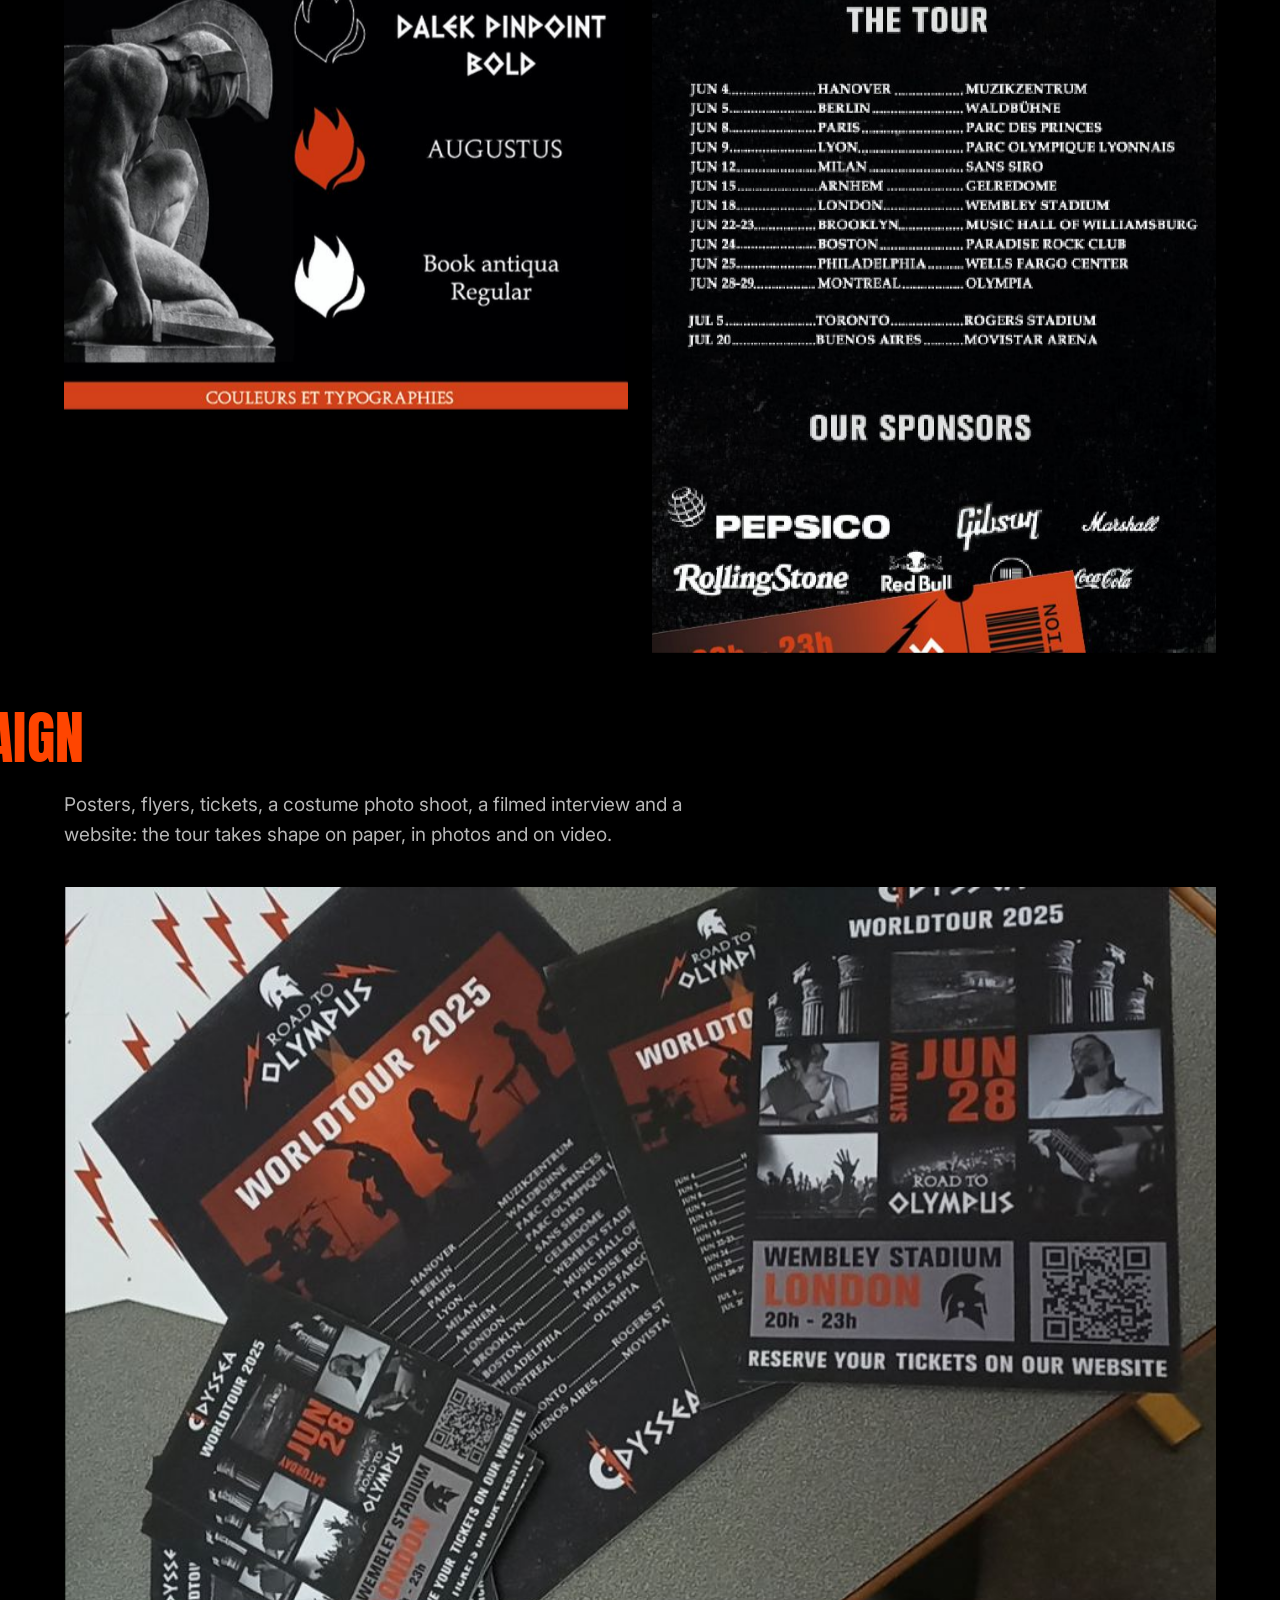
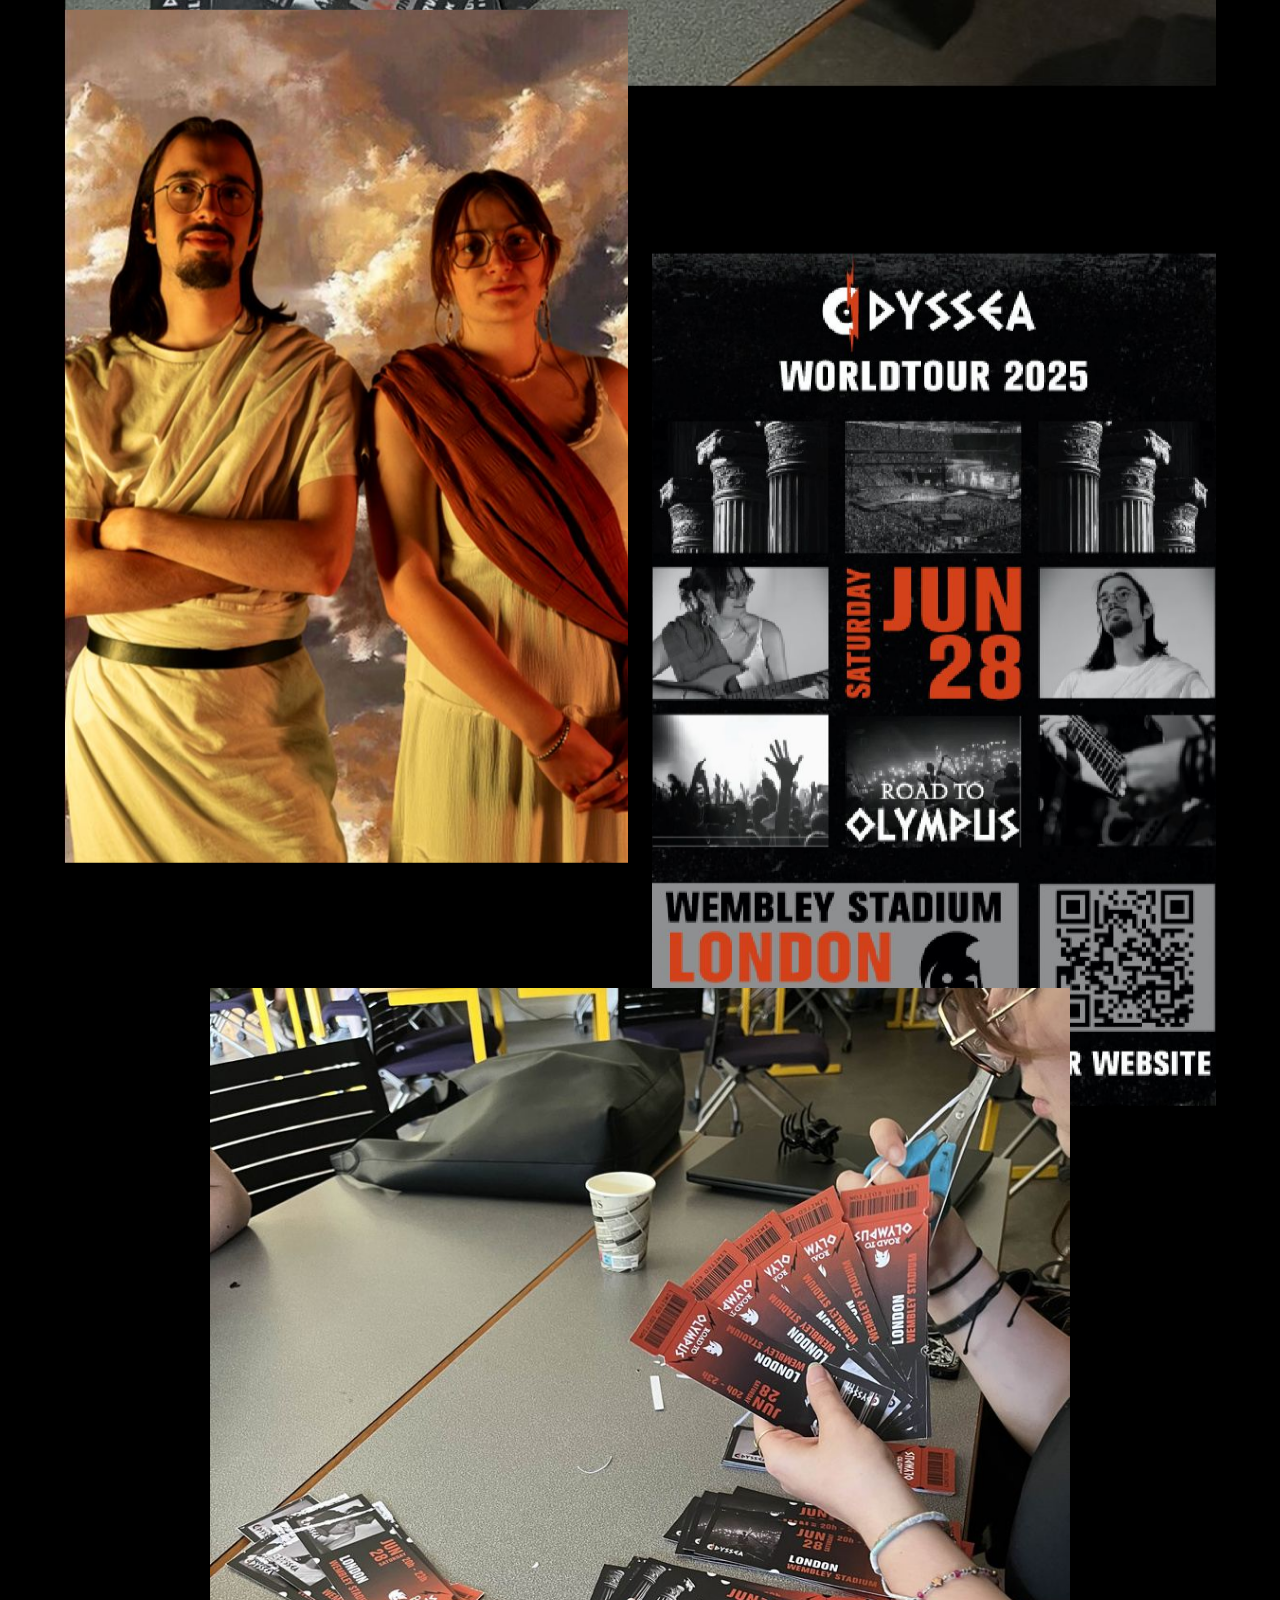
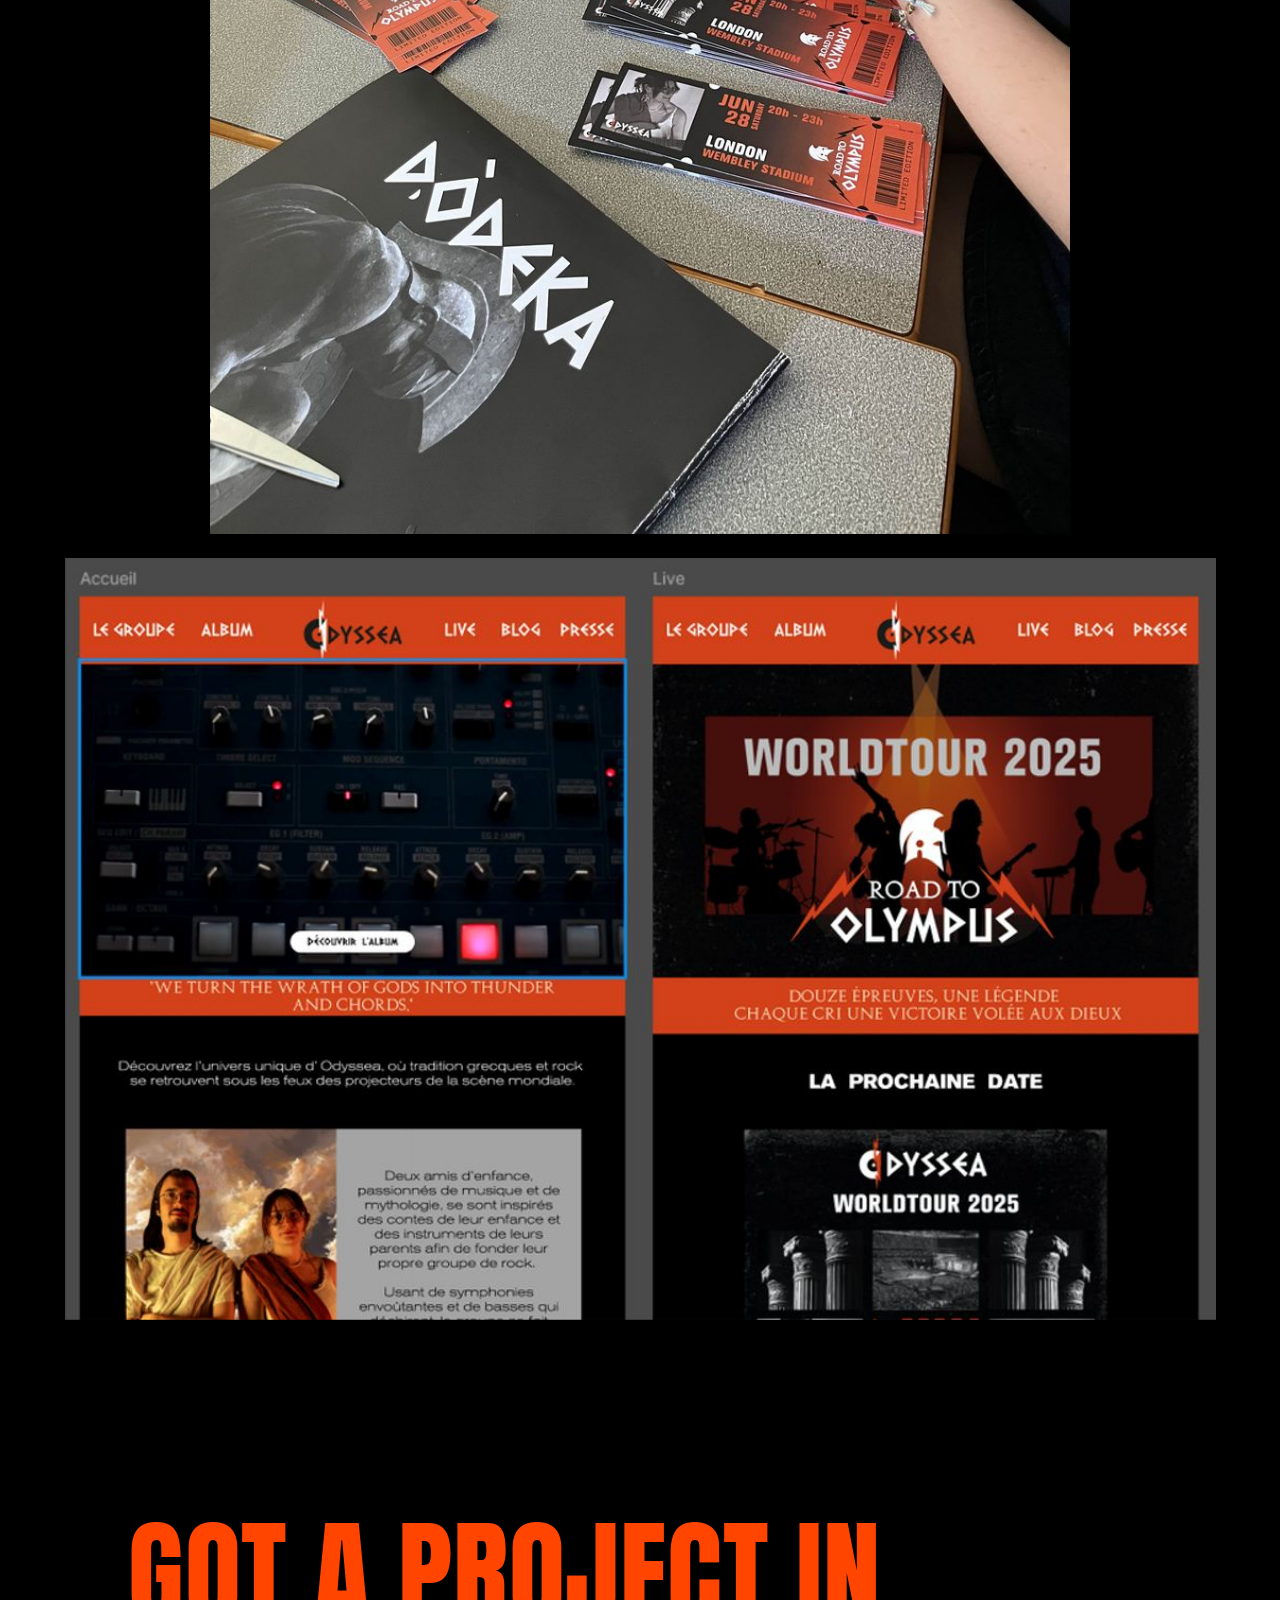
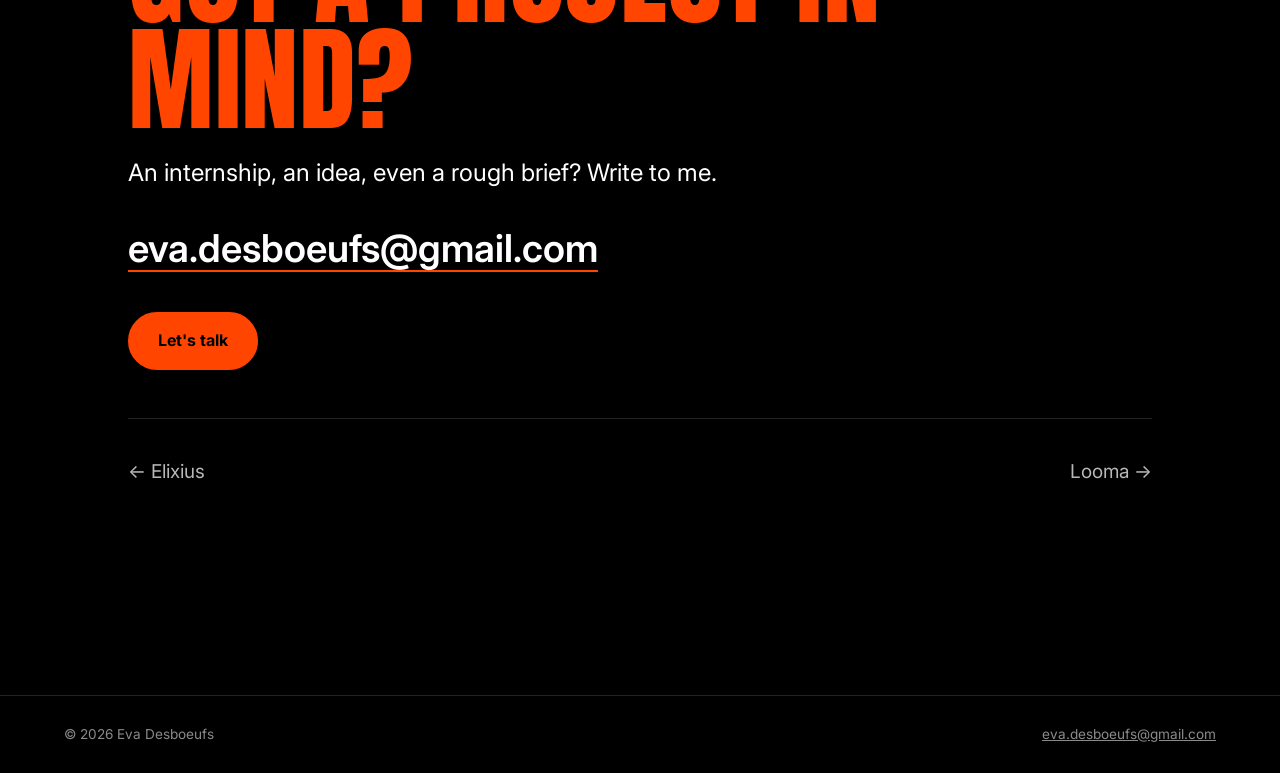
<file: projets/odyssea/index.html>
<!doctype html>
<html lang="fr">
<head>
  <meta charset="utf-8">
  <meta name="viewport" content="width=device-width, initial-scale=1">
  <title>Odyssea — Eva Desboeufs</title>
  <meta name="description" content="Odyssea, groupe d'opéra rock et sa tournée « Road to Olympus » : moodboard, brandboard et campagne. Projet de groupe auquel a participé Eva Desboeufs.">
  <link rel="canonical" href="https://eva-desboeufs.github.io/projets/odyssea/">
  <link rel="alternate" hreflang="fr" href="https://eva-desboeufs.github.io/projets/odyssea/">
  <link rel="alternate" hreflang="en" href="https://eva-desboeufs.github.io/en/projects/odyssea/">
  <meta property="og:type" content="article">
  <meta property="og:locale" content="fr_FR">
  <meta property="og:title" content="Odyssea — Eva Desboeufs">
  <meta property="og:description" content="Un groupe d'opéra rock et sa tournée mondiale « Road to Olympus » : moodboard, brandboard, campagne.">
  <meta property="og:url" content="https://eva-desboeufs.github.io/projets/odyssea/">
  <meta property="og:image" content="https://eva-desboeufs.github.io/assets/img/odyssea-campagne-tournage.jpg">
  <meta name="twitter:card" content="summary_large_image">
  <meta name="theme-color" content="#000000">
  <link rel="icon" href="../../assets/img/favicon.svg" type="image/svg+xml">
  <link rel="preconnect" href="https://fonts.googleapis.com">
  <link rel="preconnect" href="https://fonts.gstatic.com" crossorigin>
  <link rel="stylesheet" href="https://fonts.googleapis.com/css2?family=Anton&family=Inter:wght@400;600;700&family=Mrs+Saint+Delafield&display=swap">
  <link rel="stylesheet" href="../../assets/css/style.css">
  <style>:root { --project: #E8871E; }</style>
  <script>document.documentElement.classList.add("js")</script>
  <script src="../../assets/js/main.js" defer></script>
</head>
<body>
  <a class="skip-link" href="#contenu">Aller au contenu</a>
  <header class="site-header">
    <a class="site-header__name" href="../../">Eva Desboeufs</a>
    <nav class="site-nav" aria-label="Navigation principale">
      <a href="../../#projets">Projets</a>
      <a href="../../#processus">Processus</a>
      <a href="../../#a-propos">À propos</a>
    </nav>
    <a class="btn btn--small" href="mailto:eva.desboeufs@gmail.com">Me contacter</a>
    <div class="lang-switch" aria-label="Langue">
      <span aria-current="true">FR</span>
      <a href="../../en/projects/odyssea/" hreflang="en" lang="en" data-lang-switch>EN</a>
    </div>
  </header>

  <main id="contenu">
    <section class="project-hero">
      <img class="project-hero__img" src="../../assets/img/odyssea-campagne-tournage.jpg" alt="Tournage d'une interview du groupe Odyssea en studio, caméra et lumière orange au premier plan." fetchpriority="high">
      <div class="project-hero__text">
        <p class="eyebrow">Projet 03</p>
        <h1 class="title-xl">Odyssea</h1>
        <p class="project-hero__meta"><b>Groupe d'opéra rock · tournée « Road to Olympus »</b> · projet de groupe</p>
      </div>
    </section>

    <section class="section" style="padding-top: clamp(48px, 8vw, 96px)" aria-label="Contexte">
      <div class="container context reveal">
        <p>Projet final de fin d'année : créer en groupe un groupe de musique et sa tournée internationale, avec un genre musical tiré au sort. Le nôtre : l'opéra rock.</p>
        <p>Nous avons imaginé Odyssea, un groupe de légende prêt à faire son grand retour avec une tournée mondiale, « Road to Olympus ».</p>
      </div>
    </section>

    <div class="container" style="padding: 0 var(--gutter)">
      <section class="chapter" aria-labelledby="ch1">
        <div class="chapter__label reveal"><span>01</span><h2 class="title-m" id="ch1">Moodboard</h2></div>
        <p class="chapter__intro reveal">La Grèce antique rencontre le rock : céramiques, temples, flammes et guitares électriques.</p>
        <div class="gallery">
          <figure class="reveal"><img src="../../assets/img/odyssea-moodboard-800.jpg" srcset="../../assets/img/odyssea-moodboard-800.jpg 800w, ../../assets/img/odyssea-moodboard.jpg 1600w" sizes="100vw" loading="lazy" decoding="async" alt="Moodboard Odyssea : vase grec à figures noires, statue de guerrier, page de l'Odyssée d'Homère, guitariste, flammes et Parthénon. Palette orange, sable, rouge et noir."></figure>
        </div>
        <div class="project-swatches reveal" aria-label="Palette : orange, sable, rouge brique, noir">
          <span style="background:#E8871E"></span><span style="background:#E5C9A0"></span><span style="background:#D9472B"></span><span style="background:#111111"></span>
        </div>
      </section>

      <section class="chapter" aria-labelledby="ch2">
        <div class="chapter__label reveal"><span>02</span><h2 class="title-m" id="ch2">Brandboard</h2></div>
        <p class="chapter__intro reveal">Un casque spartiate frappé d'éclairs, trois typographies et un noir texturé qui laisse éclater l'orange.</p>
        <div class="gallery gallery--pair">
          <figure class="reveal"><img src="../../assets/img/odyssea-brandboard-800.jpg" loading="lazy" decoding="async" alt="Brandboard Road to Olympus : logo au casque spartiate et éclairs, version noire, favicon, typographies Dalek Pinpoint, Augustus et Book Antiqua."></figure>
          <figure class="reveal"><img src="../../assets/img/odyssea-campagne-tournee-800.jpg" loading="lazy" decoding="async" alt="Affiche des dates de la tournée Road to Olympus, de Hanovre à Buenos Aires, et logos des sponsors."></figure>
        </div>
      </section>

      <section class="chapter" aria-labelledby="ch3">
        <div class="chapter__label reveal"><span>03</span><h2 class="title-m" id="ch3">Campagne</h2></div>
        <p class="chapter__intro reveal">Affiches, flyers, billets, shooting en costume, interview filmée et site web : la tournée prend forme sur papier, en photo et en vidéo.</p>
        <div class="gallery">
          <figure class="reveal"><img src="../../assets/img/odyssea-campagne-flyers-800.jpg" srcset="../../assets/img/odyssea-campagne-flyers-800.jpg 800w, ../../assets/img/odyssea-campagne-flyers.jpg 1600w" sizes="100vw" loading="lazy" decoding="async" alt="Flyers imprimés Worldtour 2025 étalés sur une table."></figure>
        </div>
        <div class="gallery gallery--pair">
          <figure class="reveal"><img src="../../assets/img/odyssea-campagne-shooting-800.jpg" loading="lazy" decoding="async" alt="Les deux membres du groupe en tenues grecques devant un ciel peint de nuages."></figure>
          <figure class="reveal"><img src="../../assets/img/odyssea-campagne-affiche-800.jpg" loading="lazy" decoding="async" alt="Affiche Odyssea Worldtour 2025 : concert du 28 juin au Wembley Stadium de Londres, photos noir et blanc et QR code."></figure>
        </div>
        <div class="gallery gallery--detail">
          <figure class="reveal"><img src="../../assets/img/odyssea-campagne-billets-800.jpg" srcset="../../assets/img/odyssea-campagne-billets-800.jpg 800w, ../../assets/img/odyssea-campagne-billets.jpg 1600w" sizes="(min-width: 900px) 860px, 100vw" loading="lazy" decoding="async" alt="Billets de concert imprimés, rouge et noir, tenus en éventail au-dessus d'une table."></figure>
        </div>
        <div class="gallery">
          <figure class="reveal"><img src="../../assets/img/odyssea-campagne-site-800.jpg" srcset="../../assets/img/odyssea-campagne-site-800.jpg 800w, ../../assets/img/odyssea-campagne-site.jpg 1600w" sizes="100vw" loading="lazy" decoding="async" alt="Maquettes du site web Odyssea : pages Accueil et Live, bandeaux orange et noir."></figure>
        </div>
      </section>

      <section class="section contact" aria-labelledby="contact-titre">
        <div class="reveal">
          <h2 class="title-l" id="contact-titre">Un projet en tête ?</h2>
          <p class="hero__lead" style="margin-top: 24px">Un stage, une idée, un brief même flou ? Écrivez-moi.</p>
          <a class="contact__mail" href="mailto:eva.desboeufs@gmail.com">eva.desboeufs@gmail.com</a>
          <div class="contact__links"><a class="btn" href="mailto:eva.desboeufs@gmail.com">Parlons de votre projet</a></div>
        </div>
        <nav class="next-project" aria-label="Autres projets">
          <a href="../elixius/">← Elixius</a>
          <a href="../looma/">Looma →</a>
        </nav>
      </section>
    </div>
  </main>

  <footer class="site-footer">
    <span>© 2026 Eva Desboeufs</span>
    <a href="mailto:eva.desboeufs@gmail.com">eva.desboeufs@gmail.com</a>
  </footer>
</body>
</html>
</file>
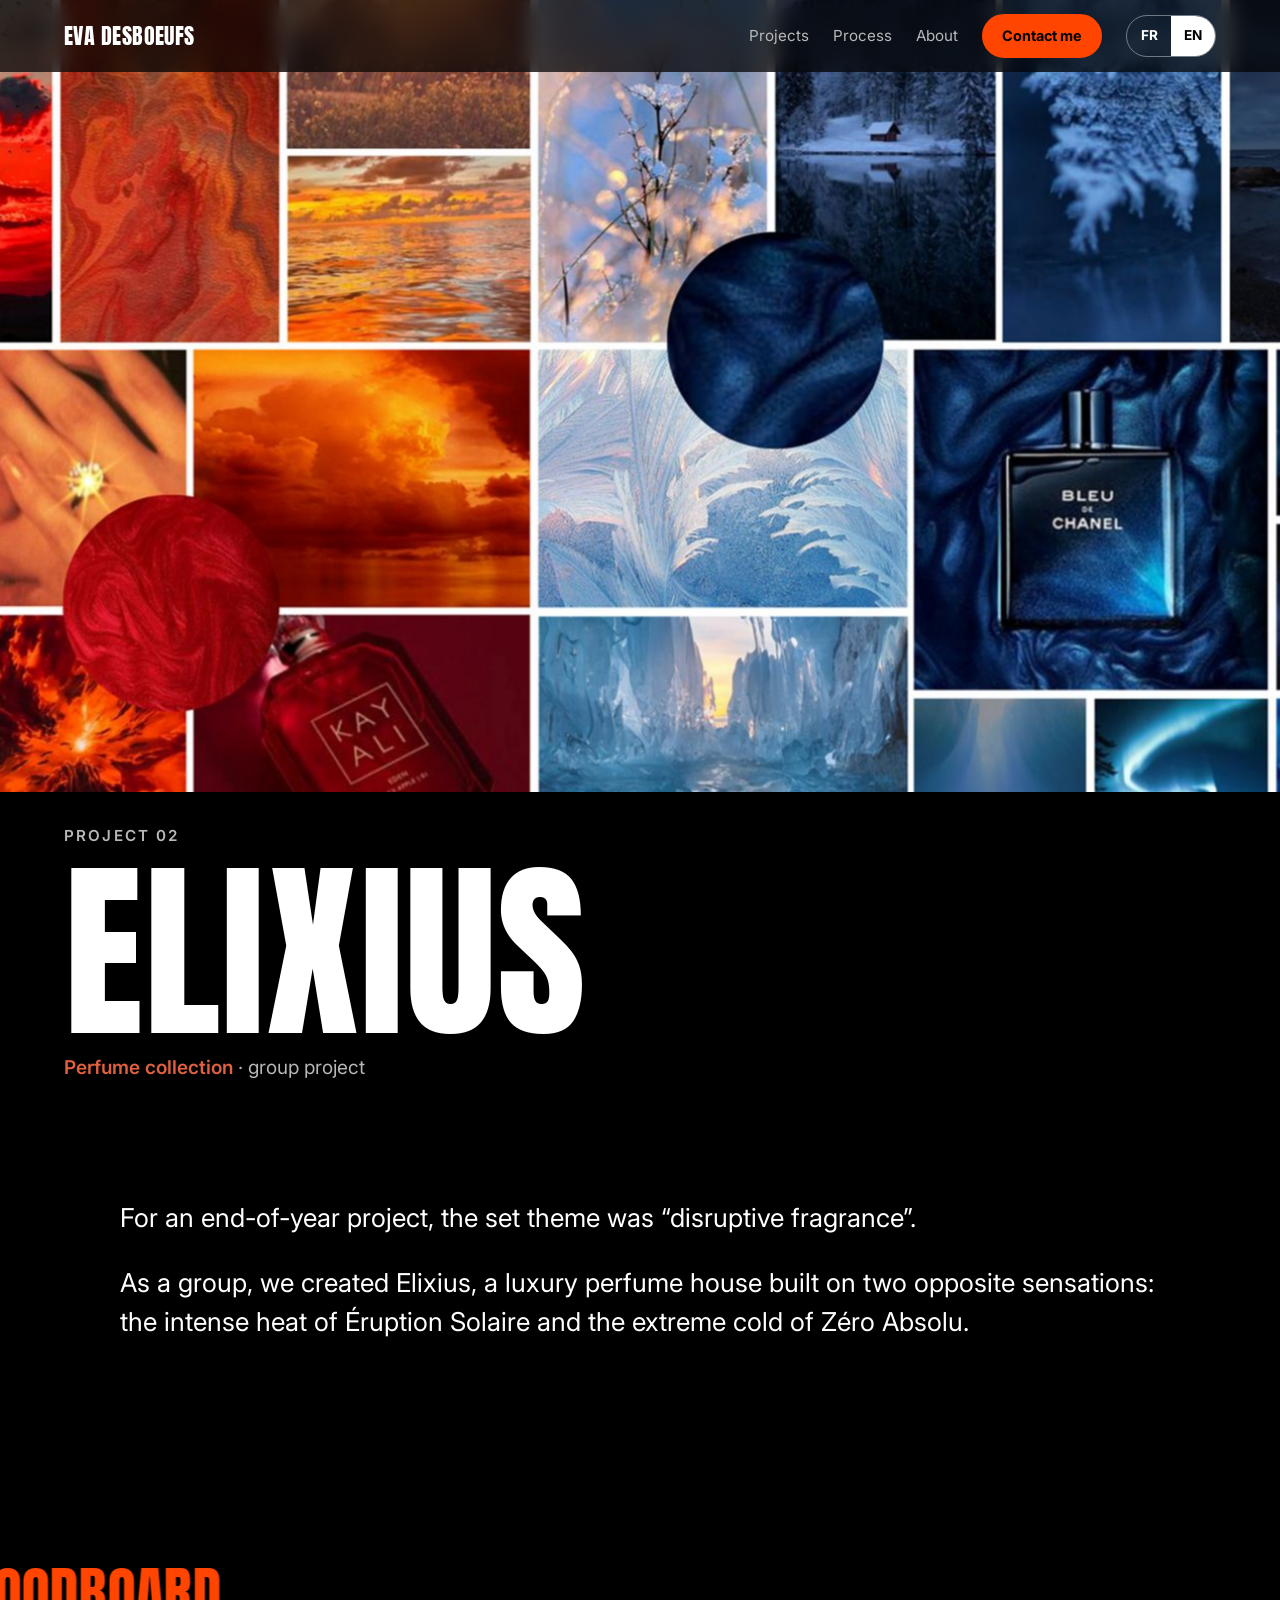
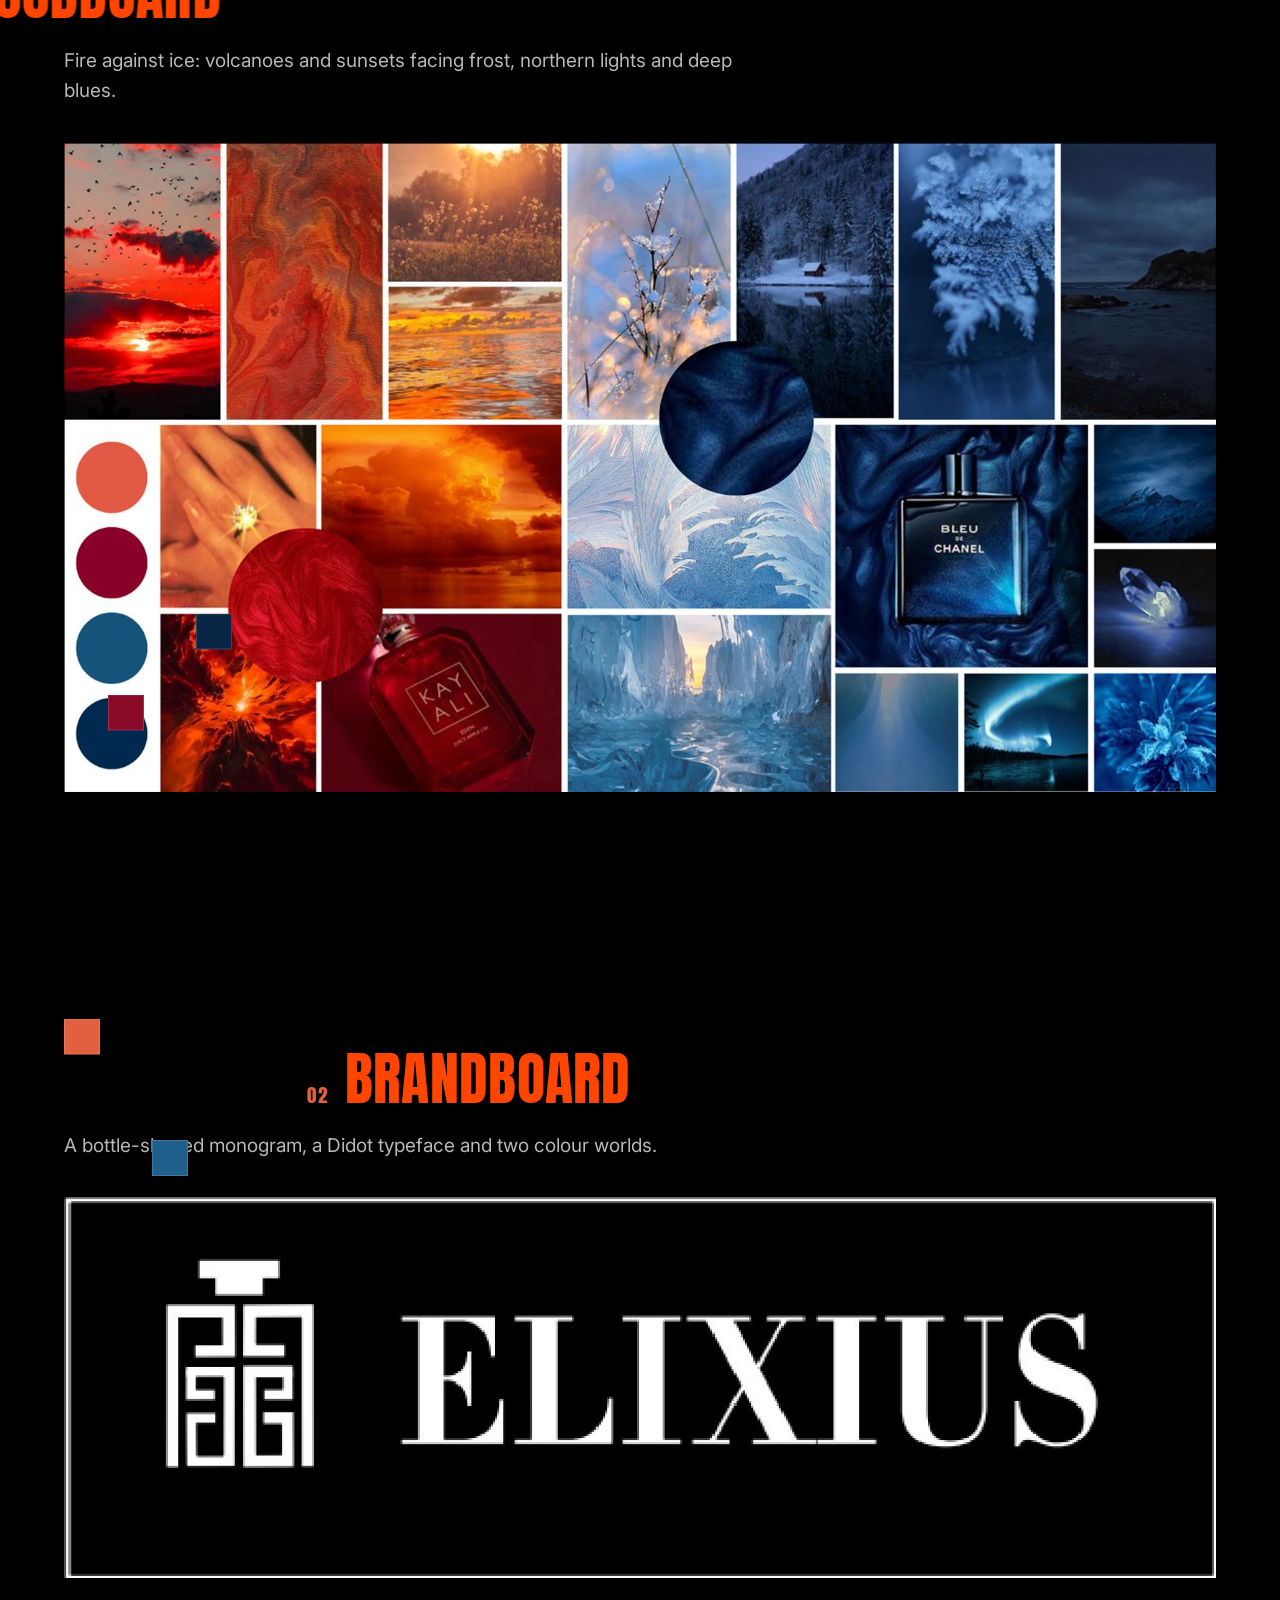
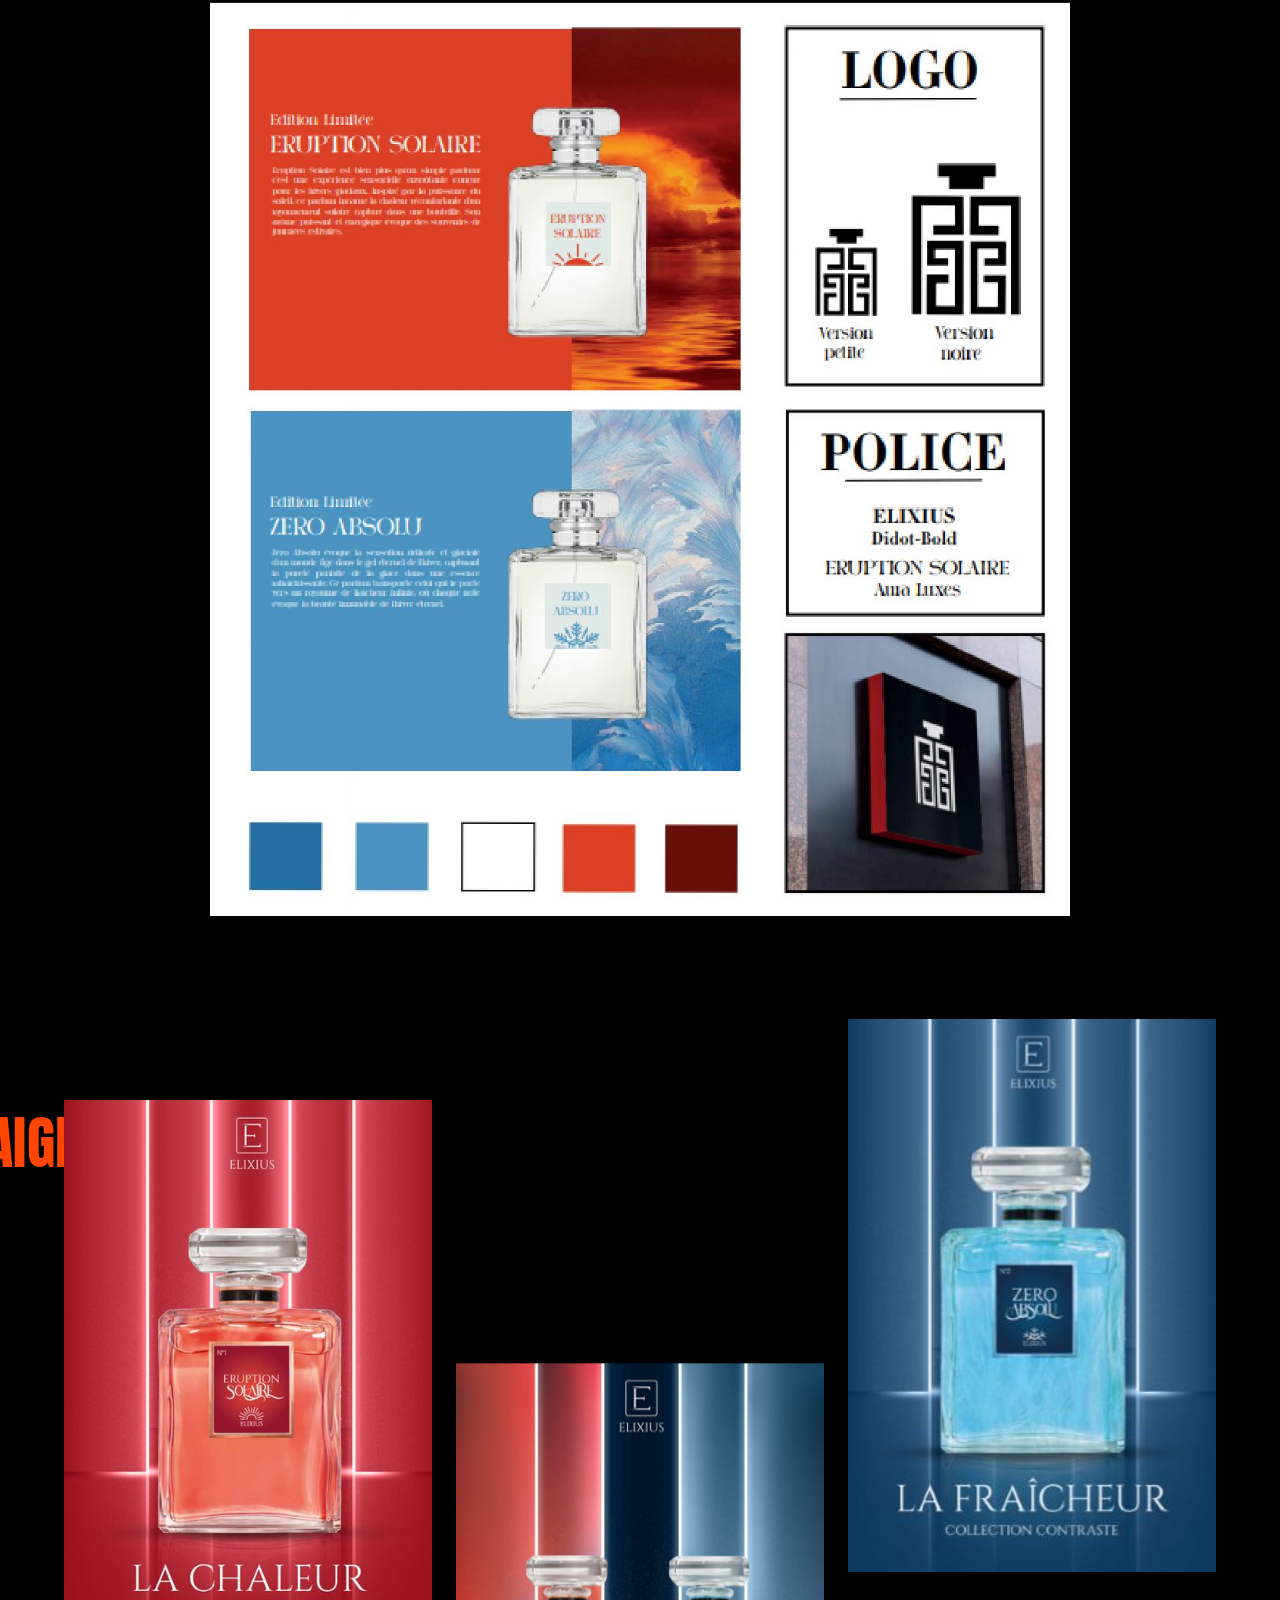
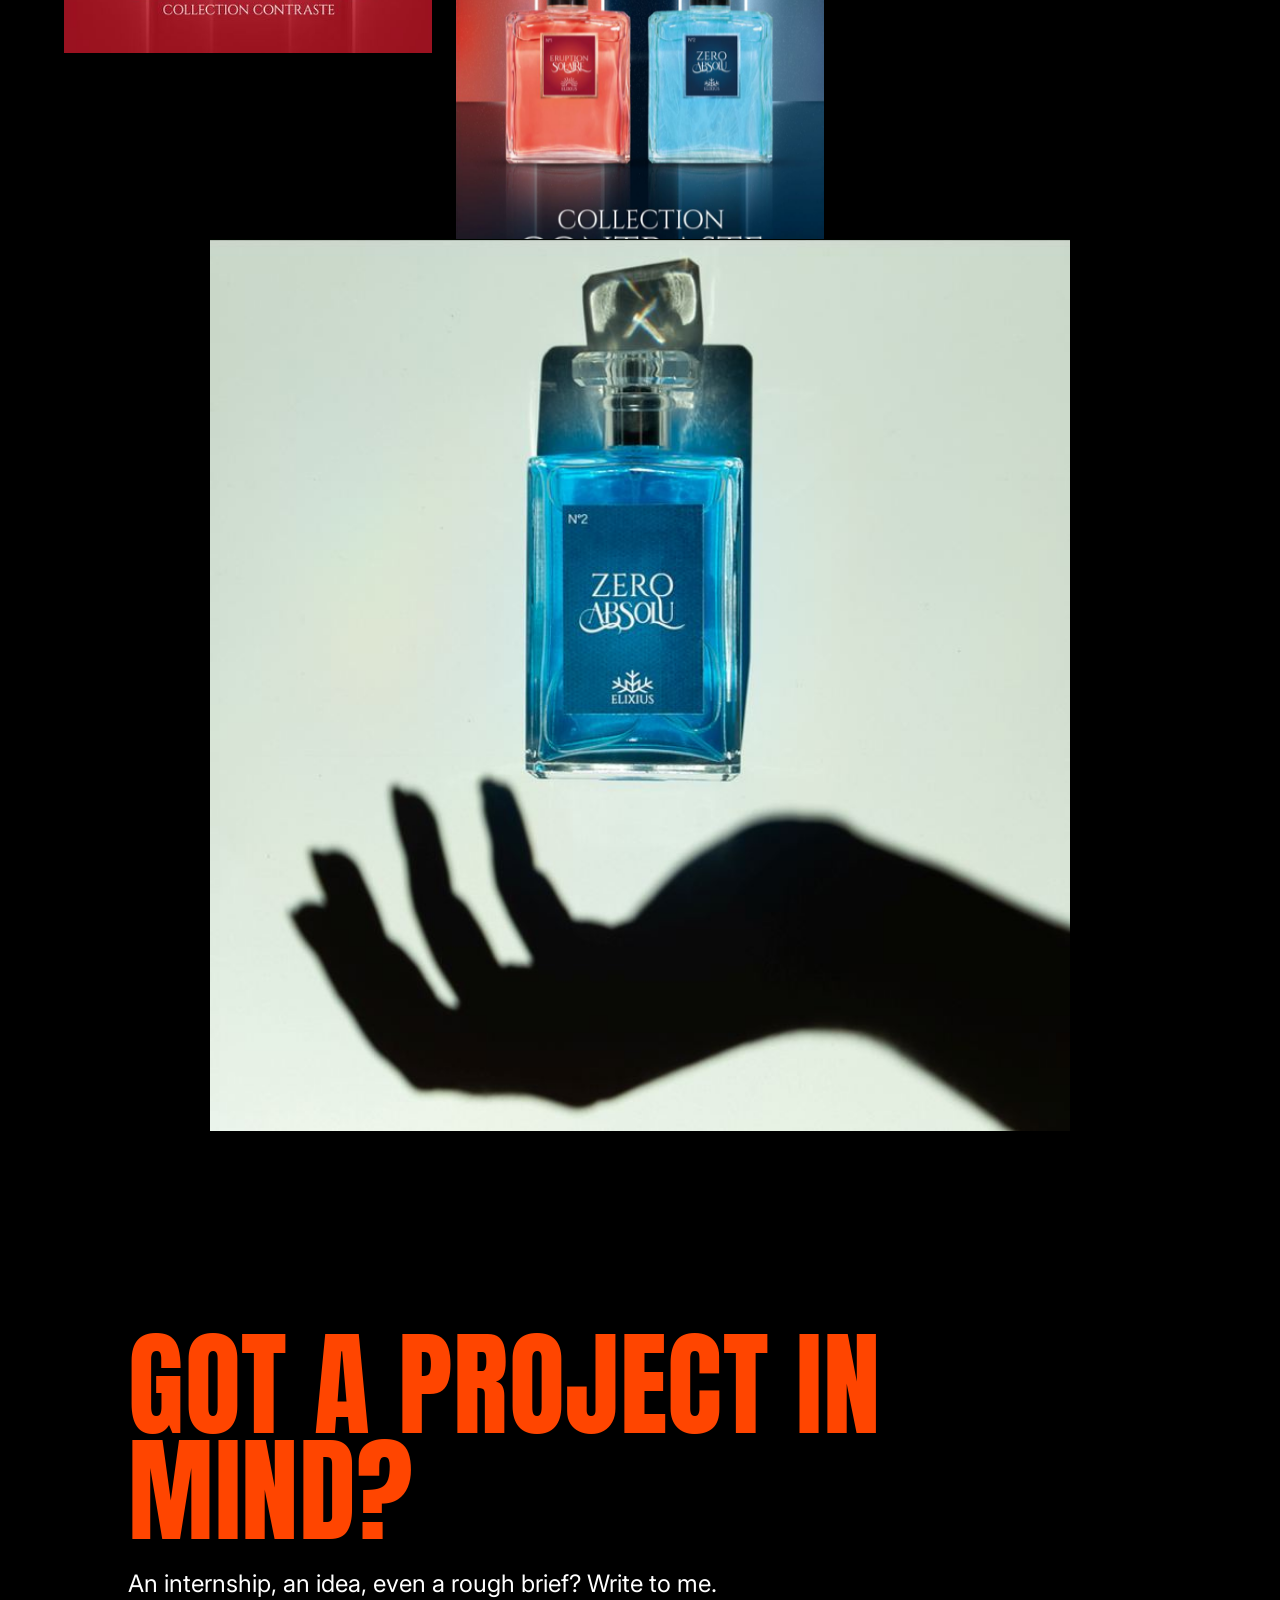
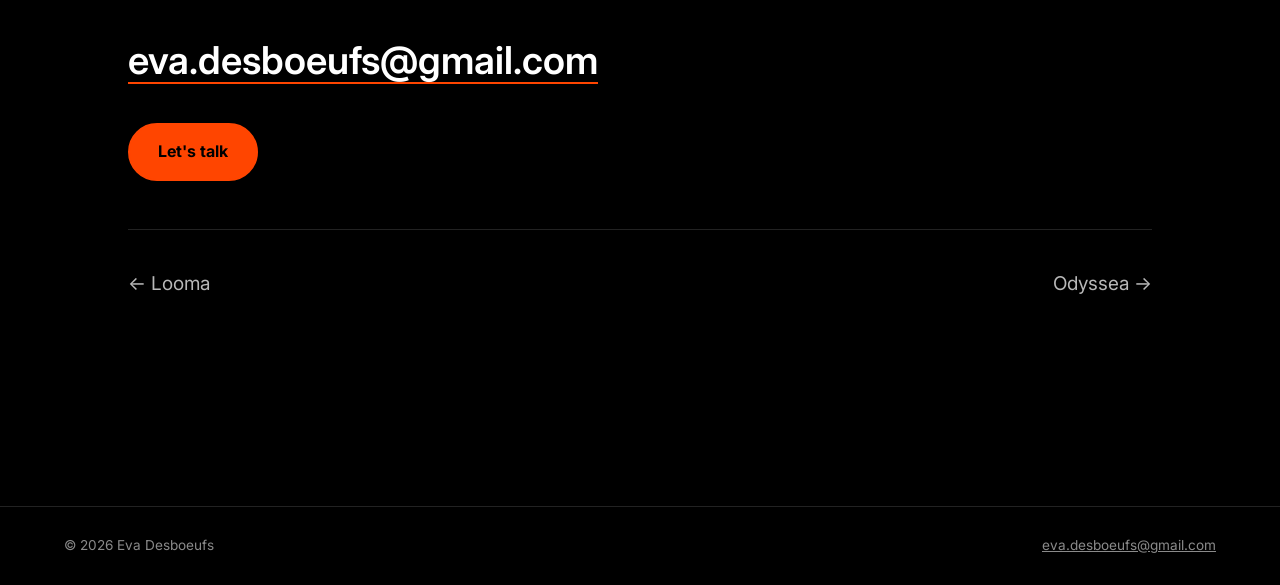
<file: en/projects/elixius/index.html>
<!doctype html>
<html lang="en">
<head>
  <meta charset="utf-8">
  <meta name="viewport" content="width=device-width, initial-scale=1">
  <title>Elixius — Eva Desboeufs</title>
  <meta name="description" content="Elixius, a luxury perfume house built on thermal sensations: moodboard, brandboard and campaign. A group project Eva Desboeufs worked on.">
  <link rel="canonical" href="https://eva-desboeufs.github.io/en/projects/elixius/">
  <link rel="alternate" hreflang="fr" href="https://eva-desboeufs.github.io/projets/elixius/">
  <link rel="alternate" hreflang="en" href="https://eva-desboeufs.github.io/en/projects/elixius/">
  <meta property="og:type" content="article">
  <meta property="og:locale" content="en_GB">
  <meta property="og:title" content="Elixius — Eva Desboeufs">
  <meta property="og:description" content="A perfume house between scorching heat and deep frost: moodboard, brandboard, campaign.">
  <meta property="og:url" content="https://eva-desboeufs.github.io/en/projects/elixius/">
  <meta property="og:image" content="https://eva-desboeufs.github.io/assets/img/elixius-moodboard.jpg">
  <meta name="twitter:card" content="summary_large_image">
  <meta name="theme-color" content="#000000">
  <link rel="icon" href="../../../assets/img/favicon.svg" type="image/svg+xml">
  <link rel="preconnect" href="https://fonts.googleapis.com">
  <link rel="preconnect" href="https://fonts.gstatic.com" crossorigin>
  <link rel="stylesheet" href="https://fonts.googleapis.com/css2?family=Anton&family=Inter:wght@400;600;700&family=Mrs+Saint+Delafield&display=swap">
  <link rel="stylesheet" href="../../../assets/css/style.css">
  <style>:root { --project: #E0603F; }</style>
  <script>document.documentElement.classList.add("js")</script>
  <script src="../../../assets/js/main.js" defer></script>
</head>
<body>
  <a class="skip-link" href="#content">Skip to content</a>
  <header class="site-header">
    <a class="site-header__name" href="../../">Eva Desboeufs</a>
    <nav class="site-nav" aria-label="Main navigation">
      <a href="../../#projects">Projects</a>
      <a href="../../#process">Process</a>
      <a href="../../#about">About</a>
    </nav>
    <a class="btn btn--small" href="mailto:eva.desboeufs@gmail.com">Contact me</a>
    <div class="lang-switch" aria-label="Language">
      <a href="../../../projets/elixius/" hreflang="fr" lang="fr" data-lang-switch>FR</a>
      <span aria-current="true">EN</span>
    </div>
  </header>

  <main id="content">
    <section class="project-hero">
      <img class="project-hero__img" src="../../../assets/img/elixius-moodboard.jpg" alt="Elixius moodboard: red sunsets on one side, ice and blue night on the other." fetchpriority="high">
      <div class="project-hero__text">
        <p class="eyebrow">Project 02</p>
        <h1 class="title-xl">Elixius</h1>
        <p class="project-hero__meta"><b>Perfume collection</b> · group project</p>
      </div>
    </section>

    <section class="section" style="padding-top: clamp(48px, 8vw, 96px)" aria-label="Context">
      <div class="container context reveal">
        <p>For an end-of-year project, the set theme was “disruptive fragrance”.</p>
        <p>As a group, we created Elixius, a luxury perfume house built on two opposite sensations: the intense heat of Éruption Solaire and the extreme cold of Zéro Absolu.</p>
      </div>
    </section>

    <div class="container" style="padding: 0 var(--gutter)">
      <section class="chapter" aria-labelledby="ch1">
        <div class="chapter__label reveal"><span>01</span><h2 class="title-m" id="ch1">Moodboard</h2></div>
        <p class="chapter__intro reveal">Fire against ice: volcanoes and sunsets facing frost, northern lights and deep blues.</p>
        <div class="gallery">
          <figure class="reveal"><img src="../../../assets/img/elixius-moodboard-800.jpg" srcset="../../../assets/img/elixius-moodboard-800.jpg 800w, ../../../assets/img/elixius-moodboard.jpg 1600w" sizes="100vw" loading="lazy" decoding="async" alt="Elixius moodboard in two halves: sunsets, lava and a red bottle on the left; frost, glacier, northern lights and a blue bottle on the right. Coral, burgundy, petrol blue and midnight blue palette."></figure>
        </div>
        <div class="project-swatches reveal" aria-label="Palette: coral, burgundy, petrol blue, midnight blue">
          <span style="background:#E0603F"></span><span style="background:#8A0A2A"></span><span style="background:#1E5F8C"></span><span style="background:#0A2647"></span>
        </div>
      </section>

      <section class="chapter" aria-labelledby="ch2">
        <div class="chapter__label reveal"><span>02</span><h2 class="title-m" id="ch2">Brandboard</h2></div>
        <p class="chapter__intro reveal">A bottle-shaped monogram, a Didot typeface and two colour worlds.</p>
        <div class="gallery gallery--contain">
          <figure class="reveal"><img src="../../../assets/img/elixius-logo-800.jpg" srcset="../../../assets/img/elixius-logo-800.jpg 800w, ../../../assets/img/elixius-logo.jpg 1600w" sizes="100vw" loading="lazy" decoding="async" alt="Elixius logo: geometric bottle-shaped monogram and the name in Didot capitals, white on black."></figure>
        </div>
        <div class="gallery gallery--detail">
          <figure class="reveal"><img src="../../../assets/img/elixius-brandboard-800.jpg" srcset="../../../assets/img/elixius-brandboard-800.jpg 800w, ../../../assets/img/elixius-brandboard.jpg 1600w" sizes="(min-width: 900px) 860px, 100vw" loading="lazy" decoding="async" alt="Elixius brandboard: Éruption Solaire (orange) and Zéro Absolu (blue) product sheets, logo versions, Didot Bold and Aura Luxes typefaces, palette and shop sign."></figure>
        </div>
      </section>

      <section class="chapter" aria-labelledby="ch3">
        <div class="chapter__label reveal"><span>03</span><h2 class="title-m" id="ch3">Campaign</h2></div>
        <p class="chapter__intro reveal">“Collection Contraste”: one poster per sensation, then both bottles together.</p>
        <div class="gallery gallery--trio">
          <figure class="reveal"><img src="../../../assets/img/elixius-campagne-chaleur-800.jpg" loading="lazy" decoding="async" alt="“La chaleur” (heat) poster: Éruption Solaire bottle on a red background with neon lights."></figure>
          <figure class="reveal"><img src="../../../assets/img/elixius-campagne-contraste-800.jpg" srcset="../../../assets/img/elixius-campagne-contraste-800.jpg 800w, ../../../assets/img/elixius-campagne-contraste.jpg 1600w" sizes="(min-width: 760px) 33vw, 100vw" loading="lazy" decoding="async" alt="“Collection Contraste” poster: the red and blue bottles side by side."></figure>
          <figure class="reveal"><img src="../../../assets/img/elixius-campagne-fraicheur-800.jpg" loading="lazy" decoding="async" alt="“La fraîcheur” (freshness) poster: Zéro Absolu bottle on a blue background with neon lights."></figure>
        </div>
        <div class="gallery gallery--detail">
          <figure class="reveal"><img src="../../../assets/img/elixius-campagne-zero-absolu-800.jpg" loading="lazy" decoding="async" alt="Blue Zéro Absolu bottle floating above the shadow of a hand."></figure>
        </div>
      </section>

      <section class="section contact" aria-labelledby="contact-title">
        <div class="reveal">
          <h2 class="title-l" id="contact-title">Got a project in mind?</h2>
          <p class="hero__lead" style="margin-top: 24px">An internship, an idea, even a rough brief? Write to me.</p>
          <a class="contact__mail" href="mailto:eva.desboeufs@gmail.com">eva.desboeufs@gmail.com</a>
          <div class="contact__links"><a class="btn" href="mailto:eva.desboeufs@gmail.com">Let's talk</a></div>
        </div>
        <nav class="next-project" aria-label="Other projects">
          <a href="../looma/">← Looma</a>
          <a href="../odyssea/">Odyssea →</a>
        </nav>
      </section>
    </div>
  </main>

  <footer class="site-footer">
    <span>© 2026 Eva Desboeufs</span>
    <a href="mailto:eva.desboeufs@gmail.com">eva.desboeufs@gmail.com</a>
  </footer>
</body>
</html>
</file>
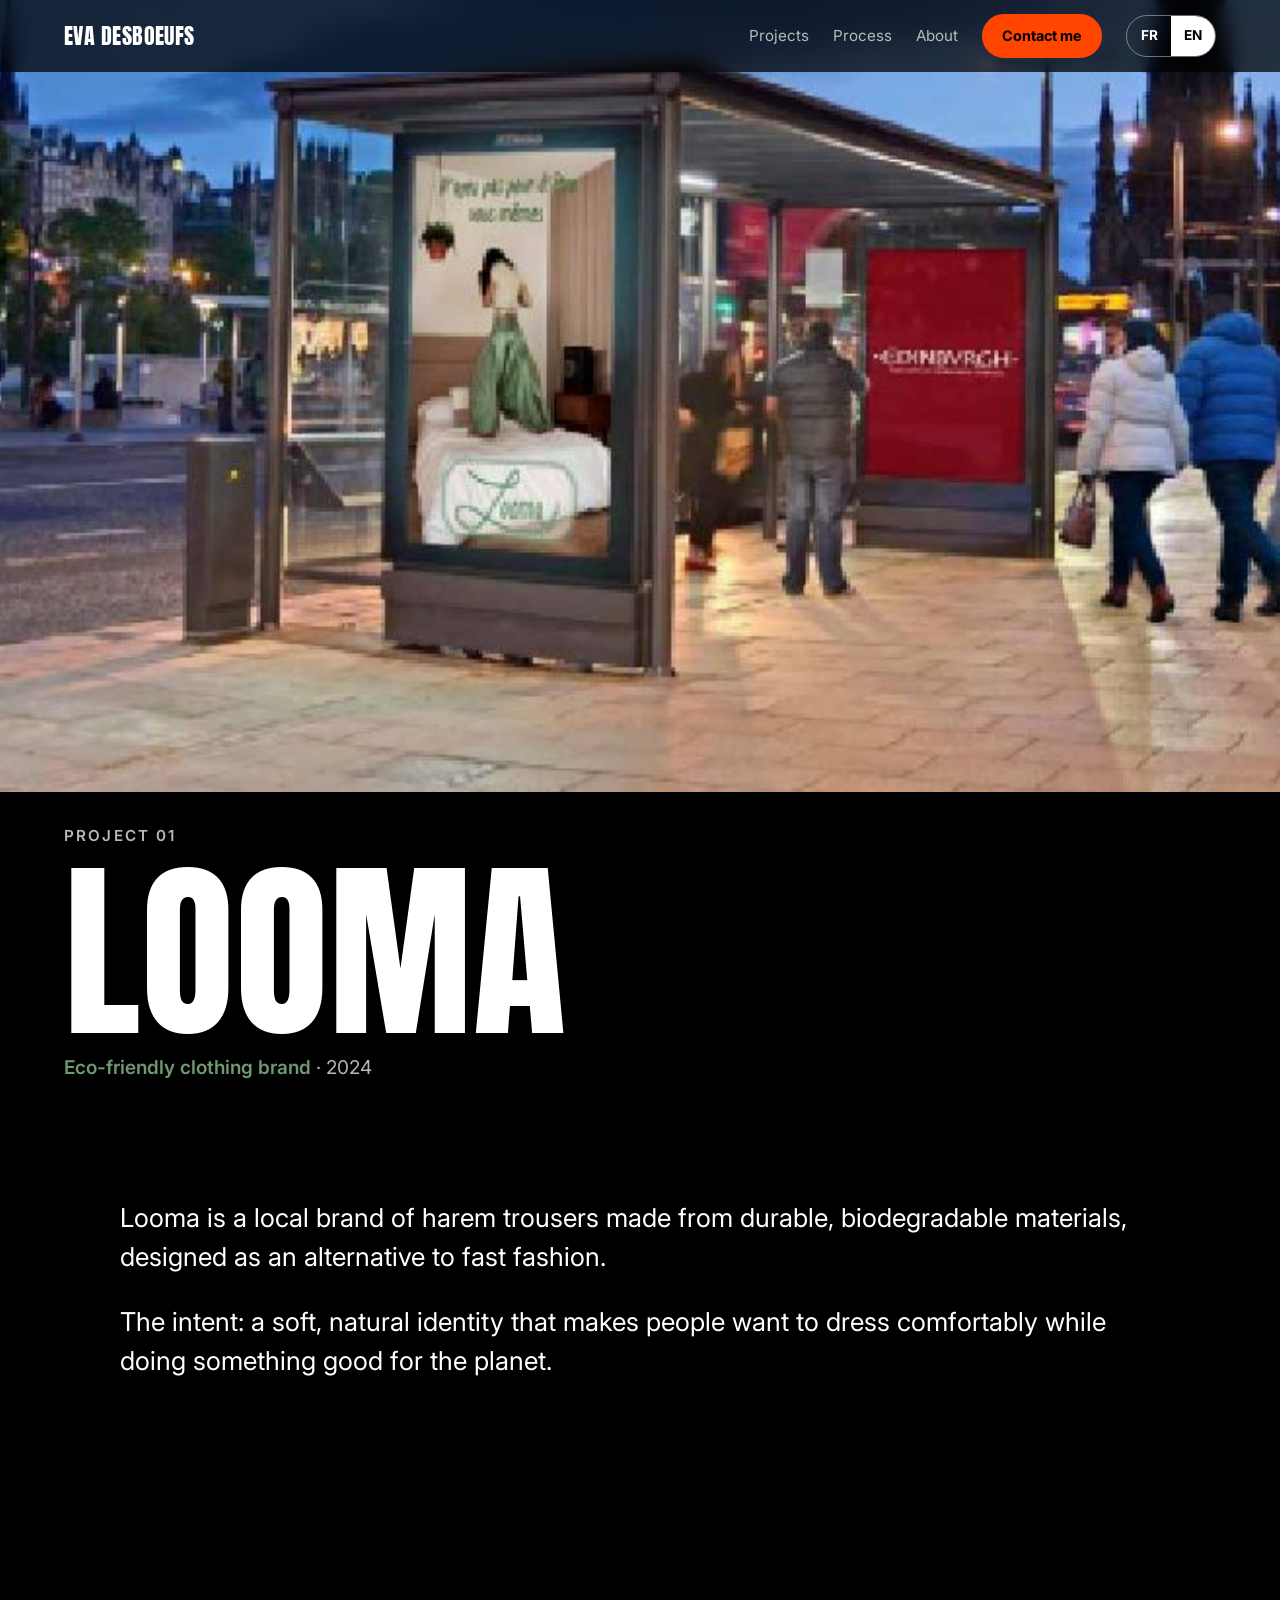
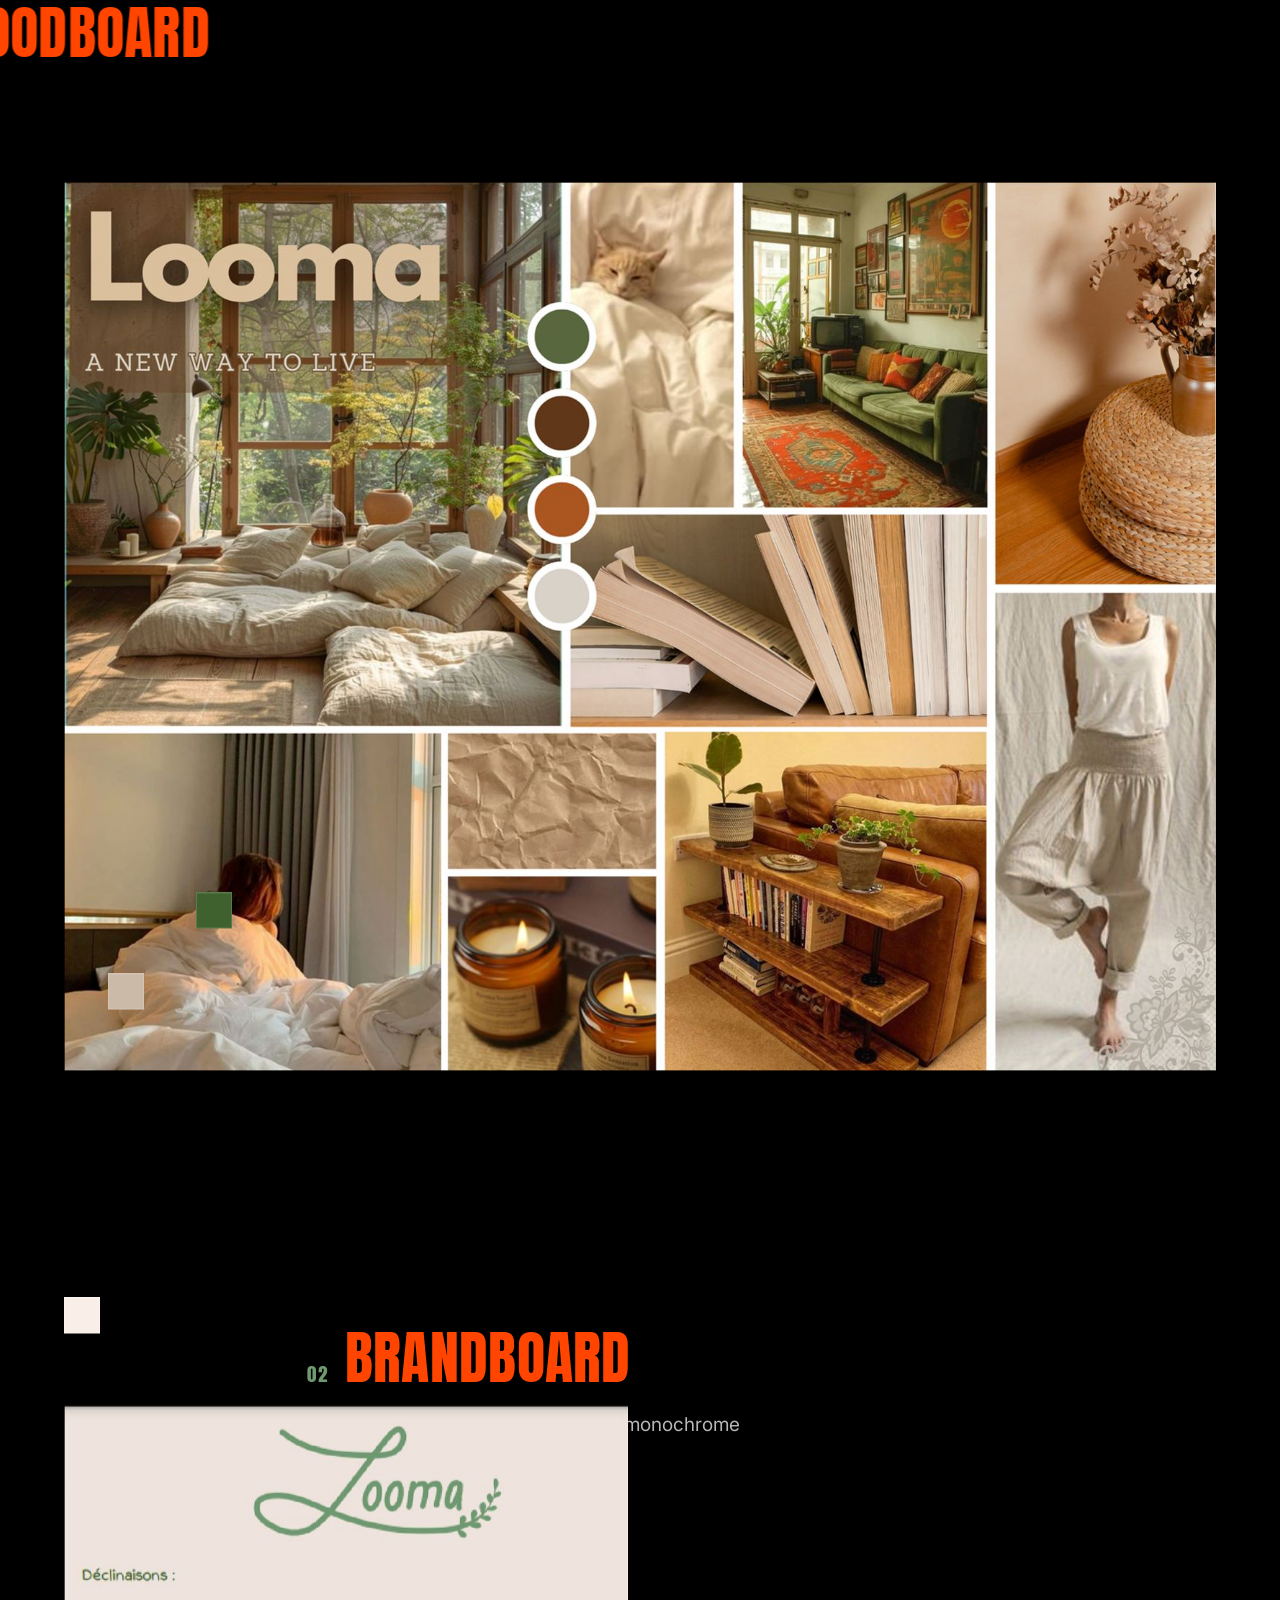
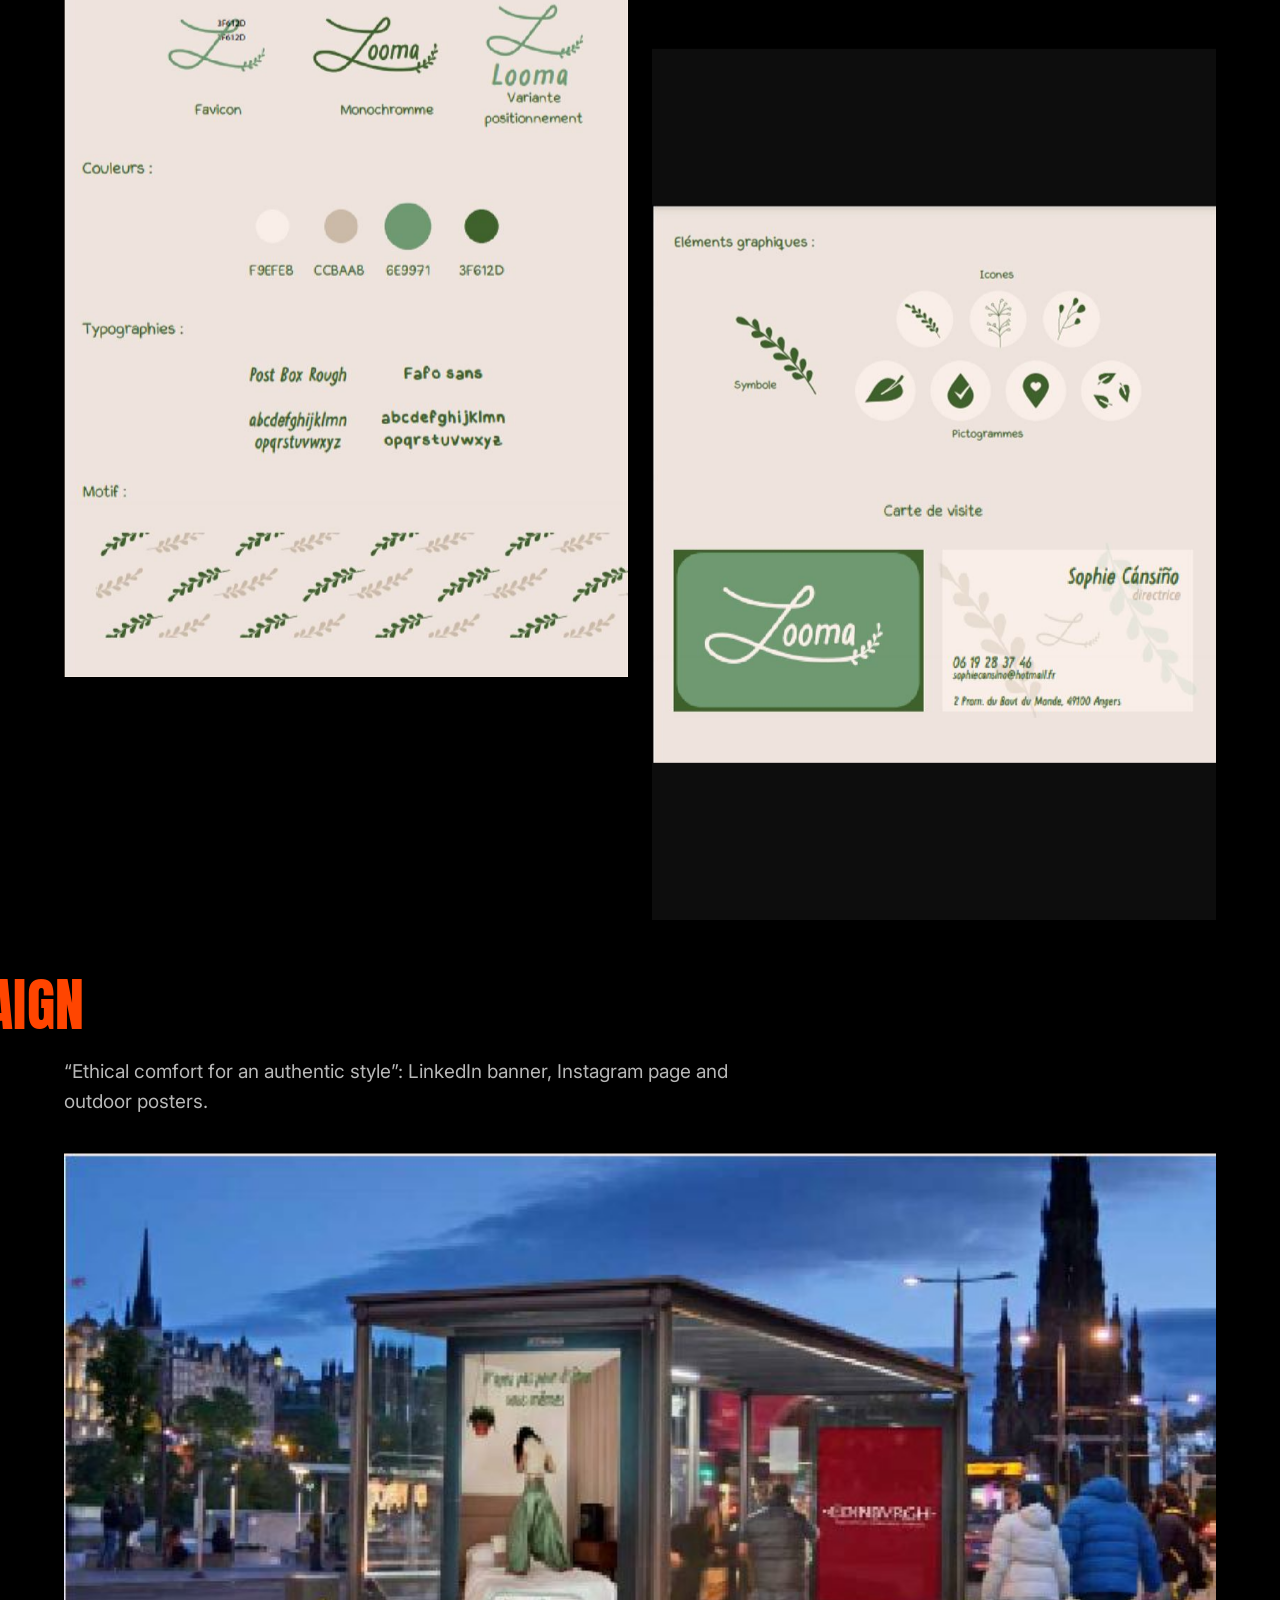
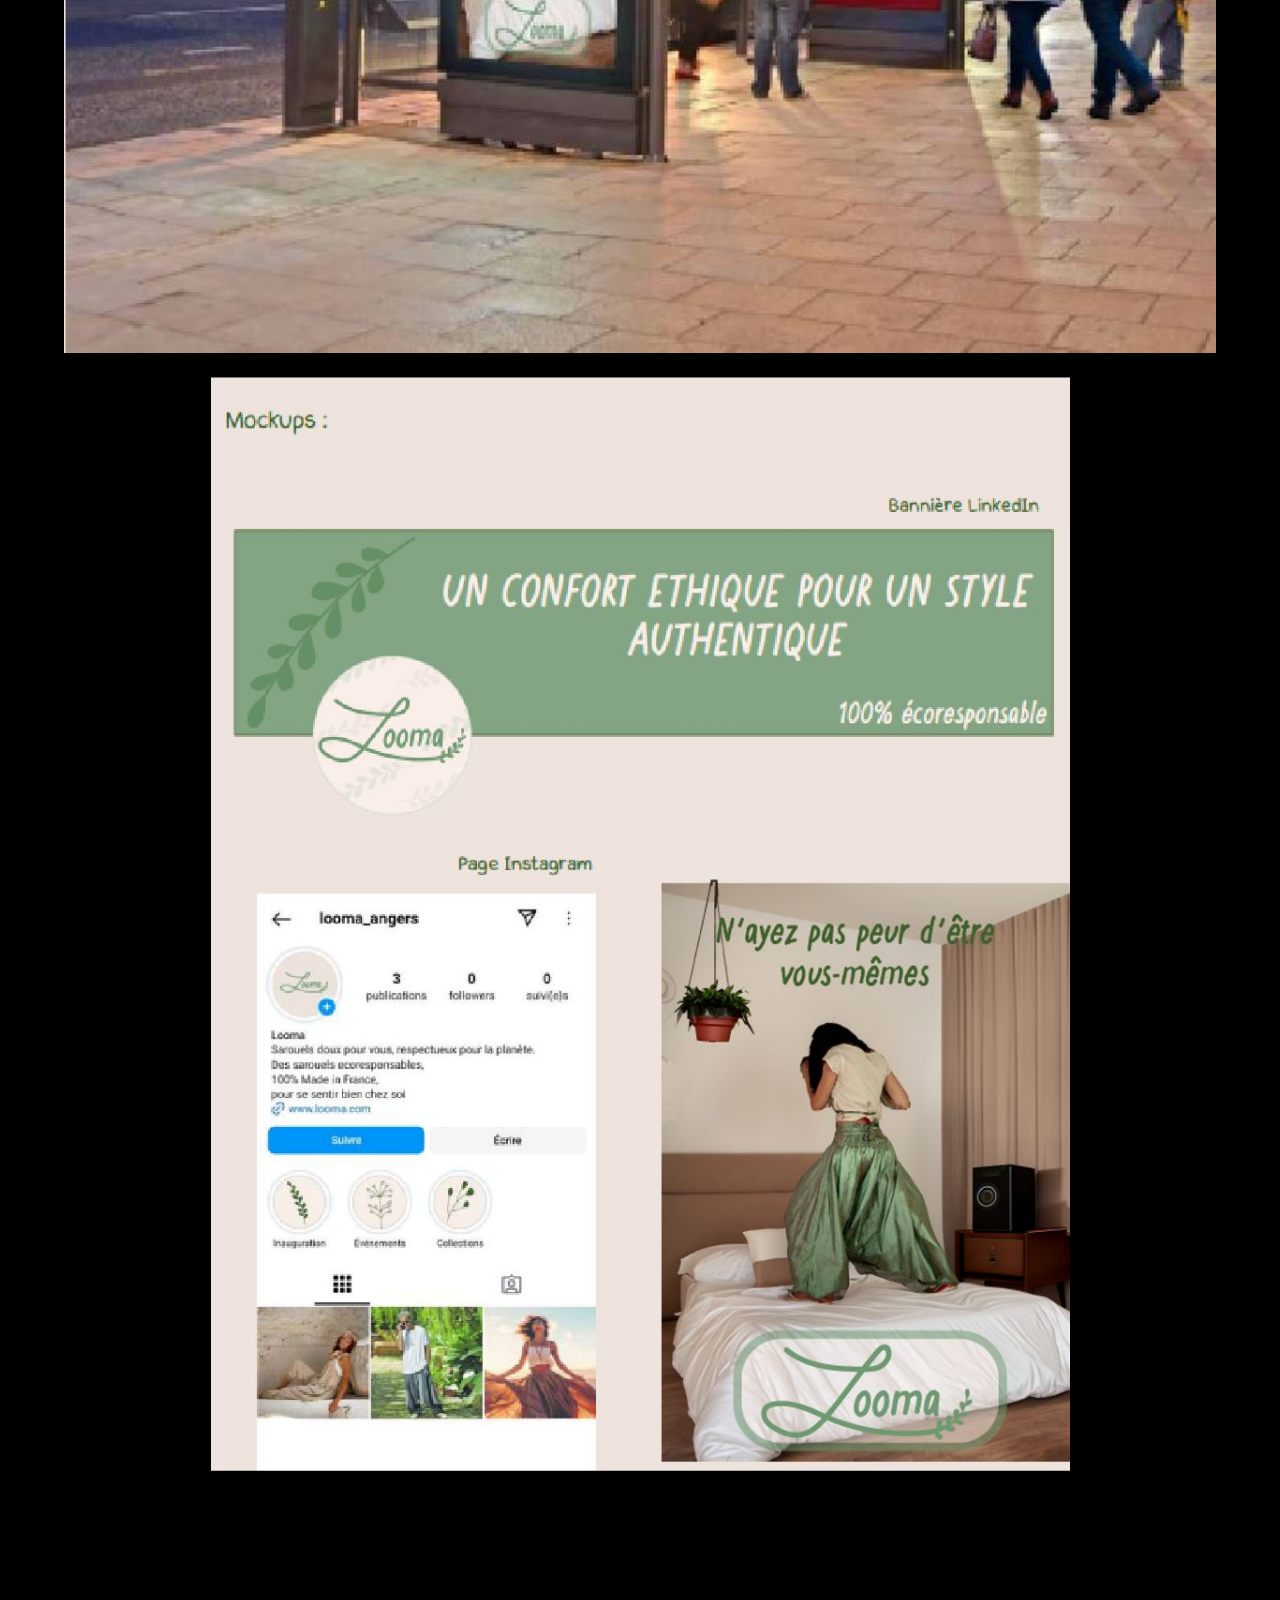
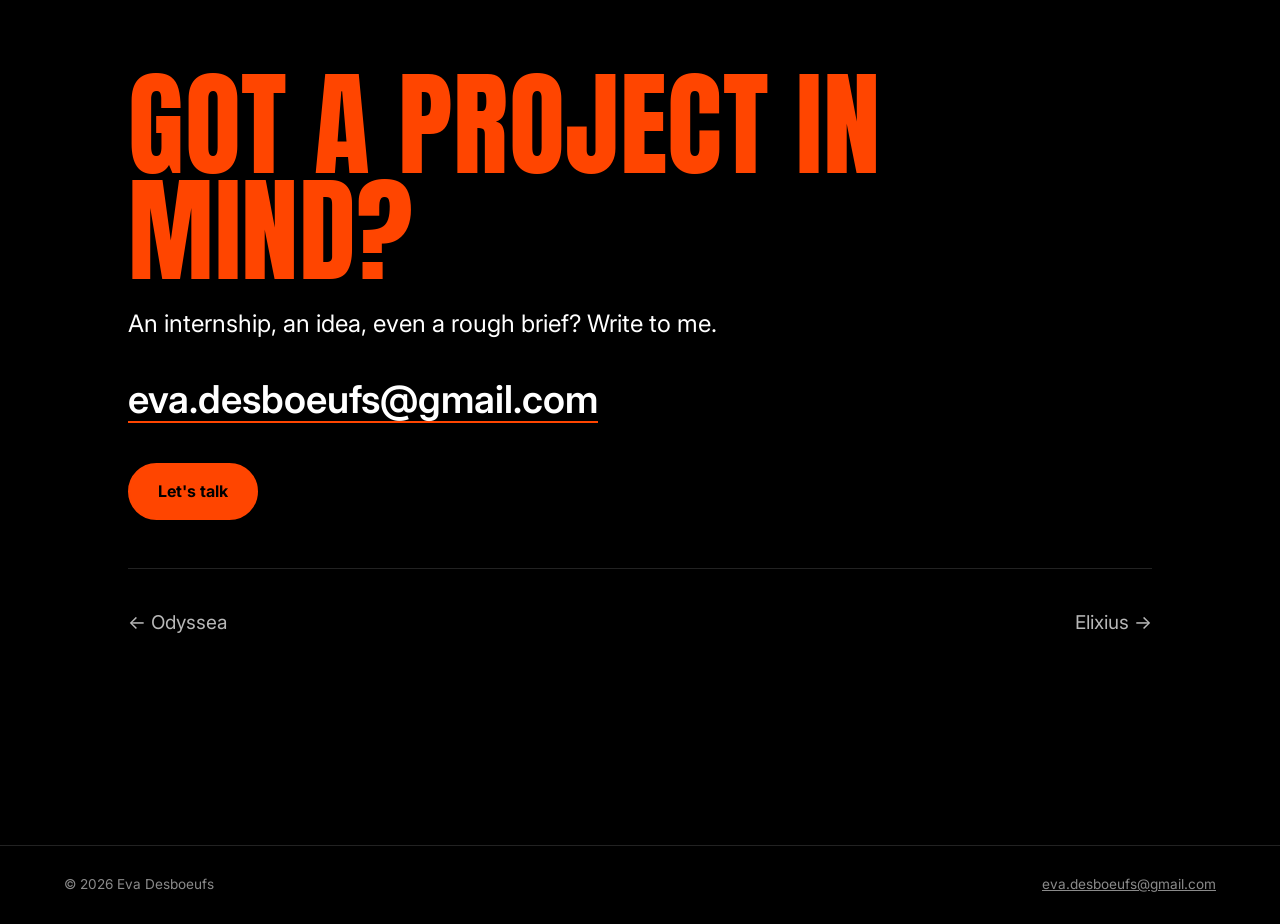
<file: en/projects/looma/index.html>
<!doctype html>
<html lang="en">
<head>
  <meta charset="utf-8">
  <meta name="viewport" content="width=device-width, initial-scale=1">
  <title>Looma — Eva Desboeufs</title>
  <meta name="description" content="Looma, a local eco-friendly harem trousers brand: moodboard, brandboard and campaign by Eva Desboeufs.">
  <link rel="canonical" href="https://eva-desboeufs.github.io/en/projects/looma/">
  <link rel="alternate" hreflang="fr" href="https://eva-desboeufs.github.io/projets/looma/">
  <link rel="alternate" hreflang="en" href="https://eva-desboeufs.github.io/en/projects/looma/">
  <meta property="og:type" content="article">
  <meta property="og:locale" content="en_GB">
  <meta property="og:title" content="Looma — Eva Desboeufs">
  <meta property="og:description" content="Brand identity for an eco-friendly clothing label: moodboard, brandboard, campaign.">
  <meta property="og:url" content="https://eva-desboeufs.github.io/en/projects/looma/">
  <meta property="og:image" content="https://eva-desboeufs.github.io/assets/img/looma-campagne-abribus.jpg">
  <meta name="twitter:card" content="summary_large_image">
  <meta name="theme-color" content="#000000">
  <link rel="icon" href="../../../assets/img/favicon.svg" type="image/svg+xml">
  <link rel="preconnect" href="https://fonts.googleapis.com">
  <link rel="preconnect" href="https://fonts.gstatic.com" crossorigin>
  <link rel="stylesheet" href="https://fonts.googleapis.com/css2?family=Anton&family=Inter:wght@400;600;700&family=Mrs+Saint+Delafield&display=swap">
  <link rel="stylesheet" href="../../../assets/css/style.css">
  <style>:root { --project: #6E9971; }</style>
  <script>document.documentElement.classList.add("js")</script>
  <script src="../../../assets/js/main.js" defer></script>
</head>
<body>
  <a class="skip-link" href="#content">Skip to content</a>
  <header class="site-header">
    <a class="site-header__name" href="../../">Eva Desboeufs</a>
    <nav class="site-nav" aria-label="Main navigation">
      <a href="../../#projects">Projects</a>
      <a href="../../#process">Process</a>
      <a href="../../#about">About</a>
    </nav>
    <a class="btn btn--small" href="mailto:eva.desboeufs@gmail.com">Contact me</a>
    <div class="lang-switch" aria-label="Language">
      <a href="../../../projets/looma/" hreflang="fr" lang="fr" data-lang-switch>FR</a>
      <span aria-current="true">EN</span>
    </div>
  </header>

  <main id="content">
    <section class="project-hero">
      <img class="project-hero__img" src="../../../assets/img/looma-campagne-abribus.jpg" alt="Looma poster in a bus shelter, in town at dusk." fetchpriority="high">
      <div class="project-hero__text">
        <p class="eyebrow">Project 01</p>
        <h1 class="title-xl">Looma</h1>
        <p class="project-hero__meta"><b>Eco-friendly clothing brand</b> · 2024</p>
      </div>
    </section>

    <section class="section" style="padding-top: clamp(48px, 8vw, 96px)" aria-label="Context">
      <div class="container context reveal">
        <p>Looma is a local brand of harem trousers made from durable, biodegradable materials, designed as an alternative to fast fashion.</p>
        <p>The intent: a soft, natural identity that makes people want to dress comfortably while doing something good for the planet.</p>
      </div>
    </section>

    <div class="container" style="padding: 0 var(--gutter)">
      <section class="chapter" aria-labelledby="ch1">
        <div class="chapter__label reveal"><span>01</span><h2 class="title-m" id="ch1">Moodboard</h2></div>
        <p class="chapter__intro reveal">Morning light, crumpled linen, wood, plants and earthy tones: a cocooning mood.</p>
        <div class="gallery">
          <figure class="reveal"><img src="../../../assets/img/looma-moodboard-800.jpg" srcset="../../../assets/img/looma-moodboard-800.jpg 800w, ../../../assets/img/looma-moodboard.jpg 1600w" sizes="100vw" loading="lazy" decoding="async" alt="Looma moodboard: bright interior with linen cushions, a sleeping cat, books, candles and beige harem trousers; green, brown, terracotta and cream palette."></figure>
        </div>
        <div class="project-swatches reveal" aria-label="Palette: cream, sand, sage green, forest green">
          <span style="background:#F9EFE8"></span><span style="background:#CCBAA8"></span><span style="background:#6E9971"></span><span style="background:#3F612D"></span>
        </div>
      </section>

      <section class="chapter" aria-labelledby="ch2">
        <div class="chapter__label reveal"><span>02</span><h2 class="title-m" id="ch2">Brandboard</h2></div>
        <p class="chapter__intro reveal">A handwritten logo with its leafy branch, declined as a favicon, a monochrome version and pictograms.</p>
        <div class="gallery gallery--pair gallery--contain">
          <figure class="reveal"><img src="../../../assets/img/looma-brandboard-logo-800.jpg" srcset="../../../assets/img/looma-brandboard-logo-800.jpg 800w, ../../../assets/img/looma-brandboard-logo.jpg 1600w" sizes="(min-width: 760px) 50vw, 100vw" loading="lazy" decoding="async" alt="Looma brandboard: green handwritten logo, favicon and monochrome variations, colours F9EFE8, CCBAA8, 6E9971, 3F612D, Post Box Rough and Fafo Sans typefaces, leaf pattern."></figure>
          <figure class="reveal"><img src="../../../assets/img/looma-brandboard-elements-800.jpg" srcset="../../../assets/img/looma-brandboard-elements-800.jpg 800w, ../../../assets/img/looma-brandboard-elements.jpg 1600w" sizes="(min-width: 760px) 50vw, 100vw" loading="lazy" decoding="async" alt="Looma graphic elements: branch symbol, round icons and pictograms, green and cream business card."></figure>
        </div>
      </section>

      <section class="chapter" aria-labelledby="ch3">
        <div class="chapter__label reveal"><span>03</span><h2 class="title-m" id="ch3">Campaign</h2></div>
        <p class="chapter__intro reveal">“Ethical comfort for an authentic style”: LinkedIn banner, Instagram page and outdoor posters.</p>
        <div class="gallery">
          <figure class="reveal"><img src="../../../assets/img/looma-campagne-abribus-800.jpg" srcset="../../../assets/img/looma-campagne-abribus-800.jpg 800w, ../../../assets/img/looma-campagne-abribus.jpg 1600w" sizes="100vw" loading="lazy" decoding="async" alt="Mockup of a Looma poster in a bus shelter on a busy street in the evening."></figure>
        </div>
        <div class="gallery gallery--detail">
          <figure class="reveal"><img src="../../../assets/img/looma-campagne-reseaux-800.jpg" srcset="../../../assets/img/looma-campagne-reseaux-800.jpg 800w, ../../../assets/img/looma-campagne-reseaux.jpg 1600w" sizes="(min-width: 900px) 860px, 100vw" loading="lazy" decoding="async" alt="Looma social media mockups: green LinkedIn banner, Instagram profile and a visual reading “Don't be afraid to be yourselves” in French."></figure>
        </div>
      </section>

      <section class="section contact" aria-labelledby="contact-title">
        <div class="reveal">
          <h2 class="title-l" id="contact-title">Got a project in mind?</h2>
          <p class="hero__lead" style="margin-top: 24px">An internship, an idea, even a rough brief? Write to me.</p>
          <a class="contact__mail" href="mailto:eva.desboeufs@gmail.com">eva.desboeufs@gmail.com</a>
          <div class="contact__links"><a class="btn" href="mailto:eva.desboeufs@gmail.com">Let's talk</a></div>
        </div>
        <nav class="next-project" aria-label="Other projects">
          <a href="../odyssea/">← Odyssea</a>
          <a href="../elixius/">Elixius →</a>
        </nav>
      </section>
    </div>
  </main>

  <footer class="site-footer">
    <span>© 2026 Eva Desboeufs</span>
    <a href="mailto:eva.desboeufs@gmail.com">eva.desboeufs@gmail.com</a>
  </footer>
</body>
</html>
</file>
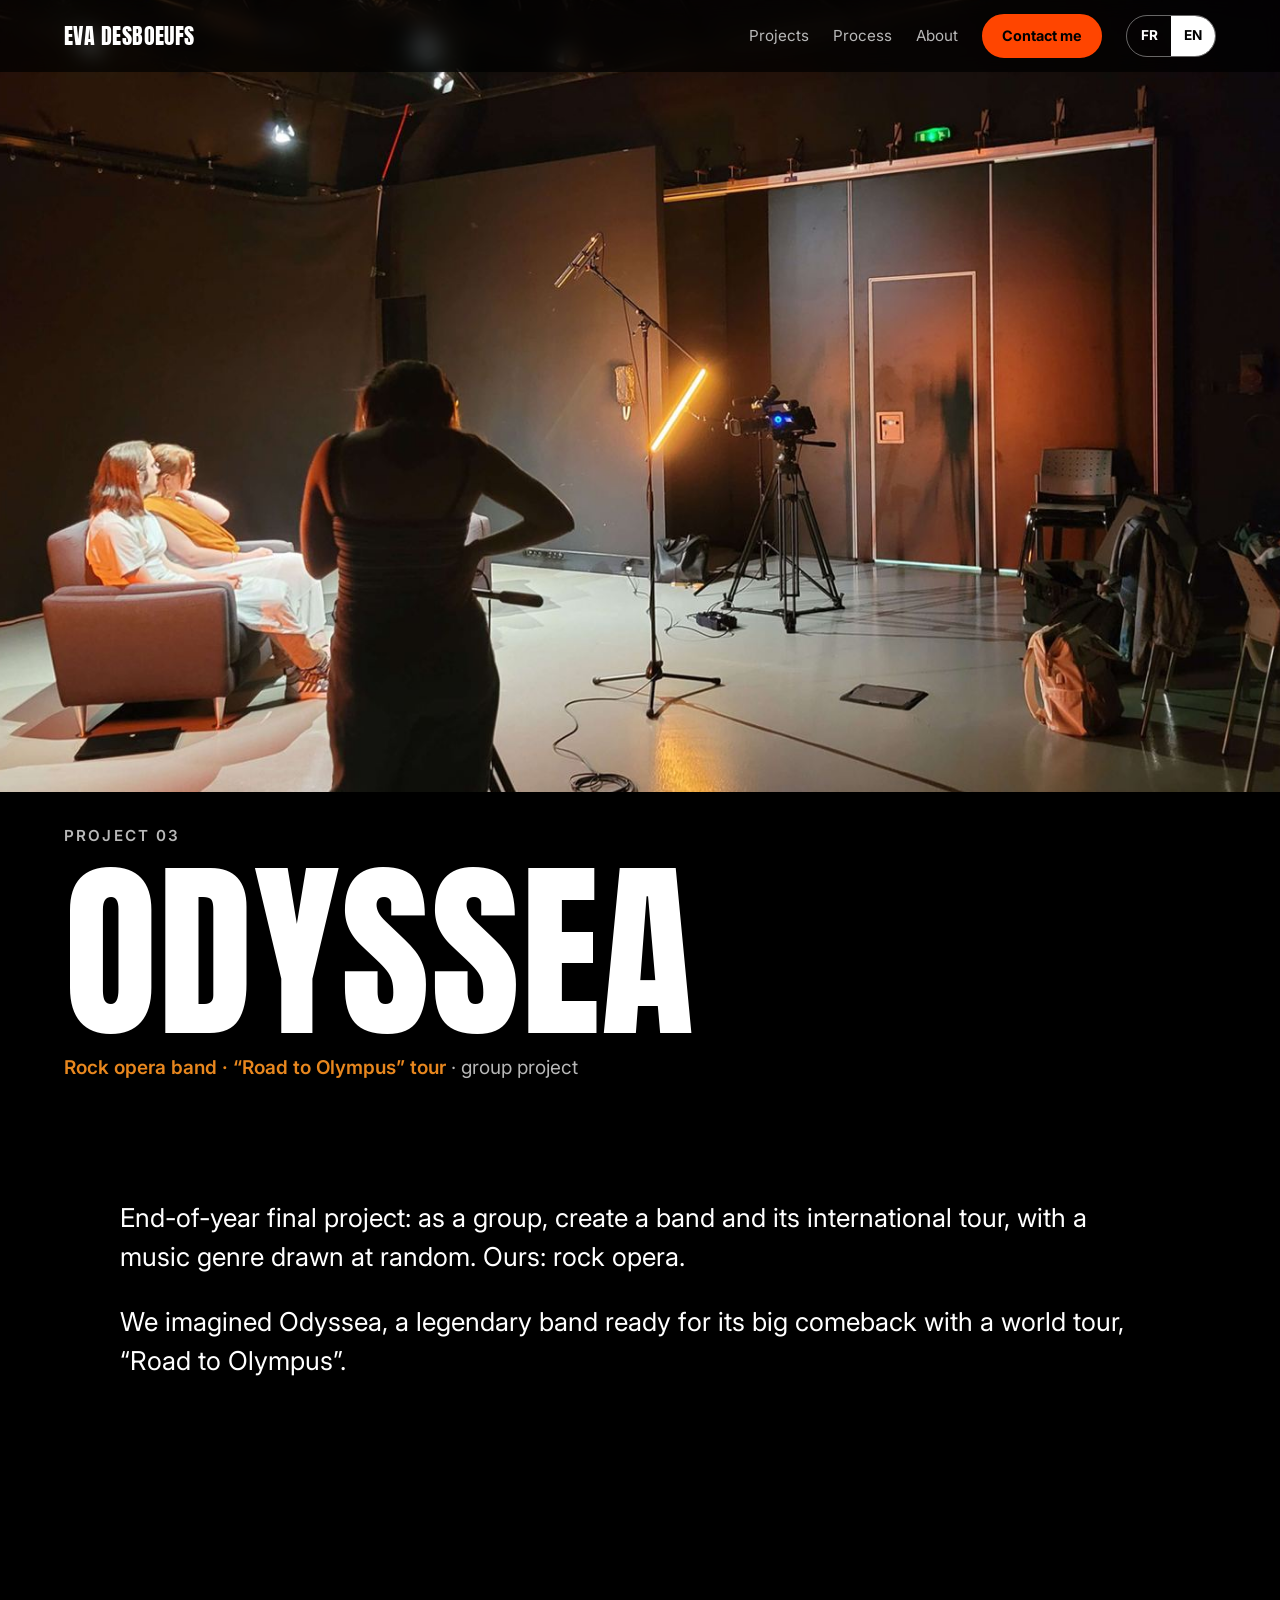
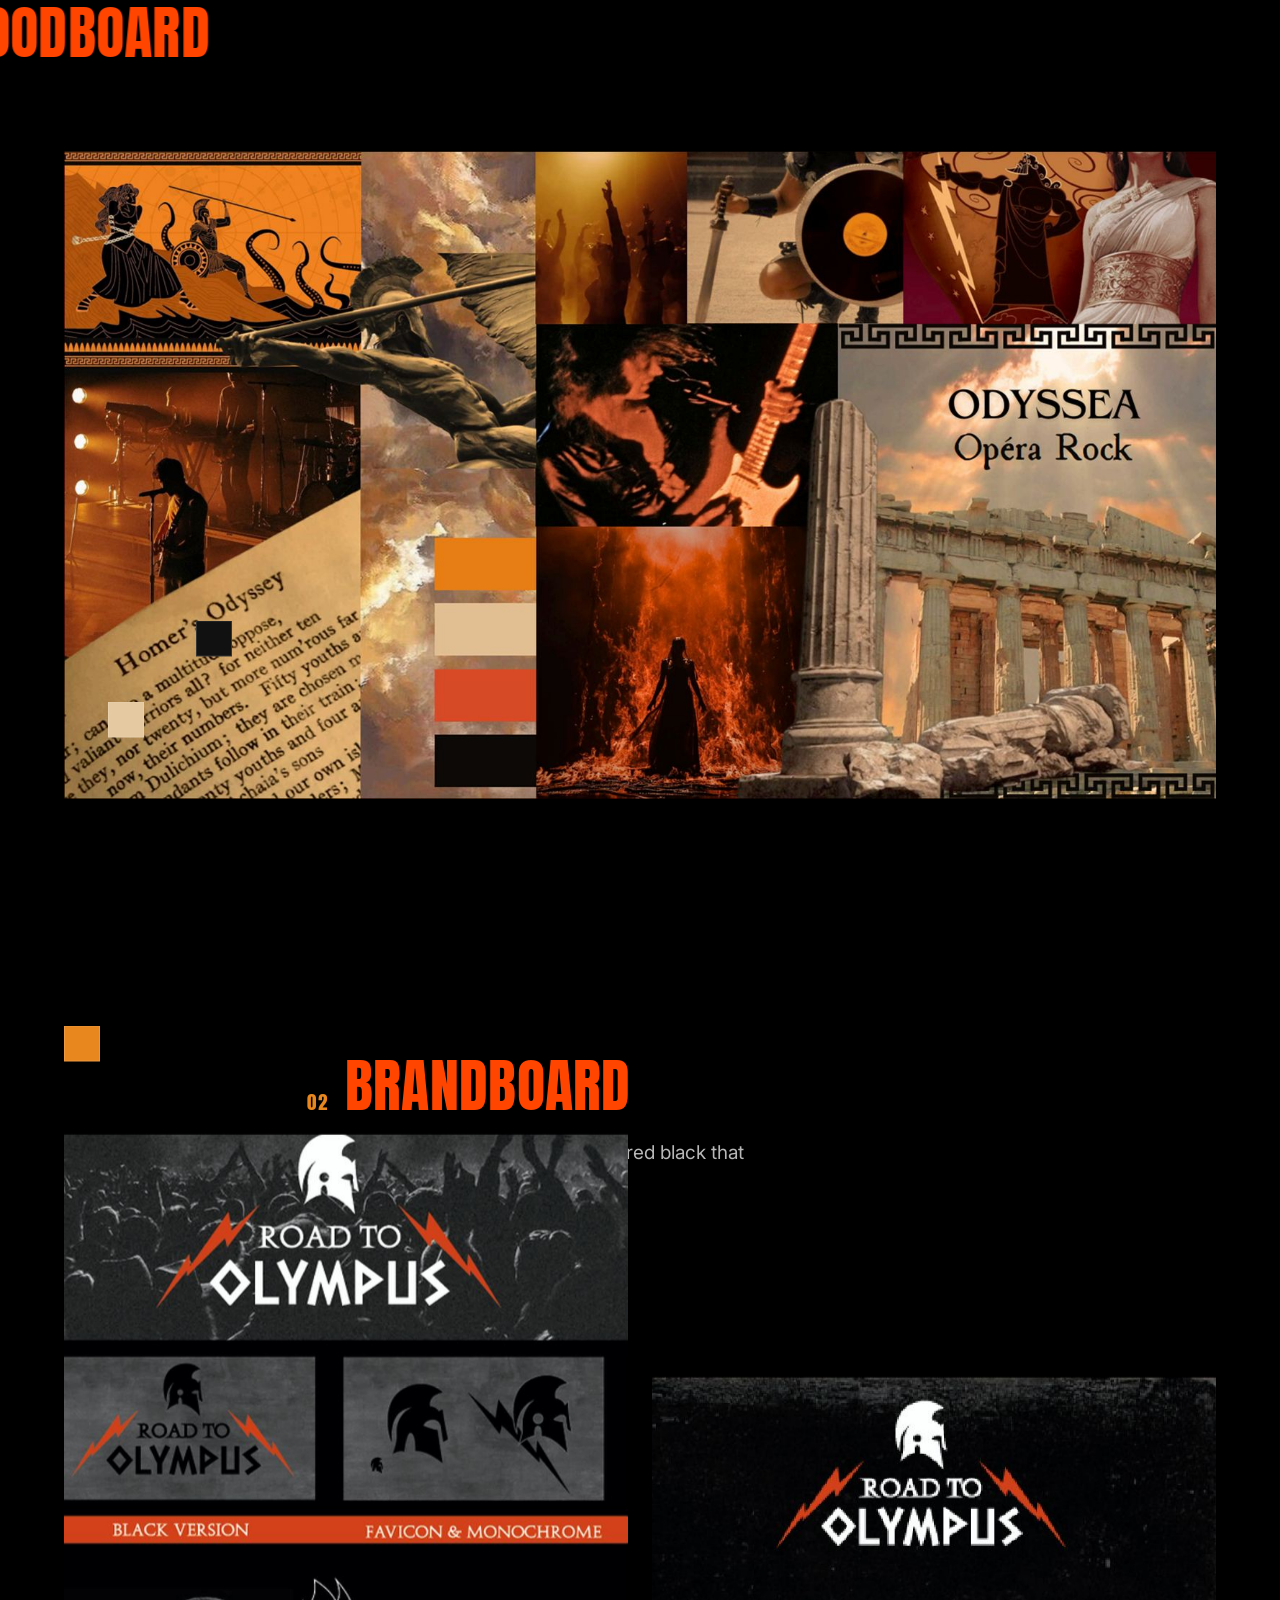
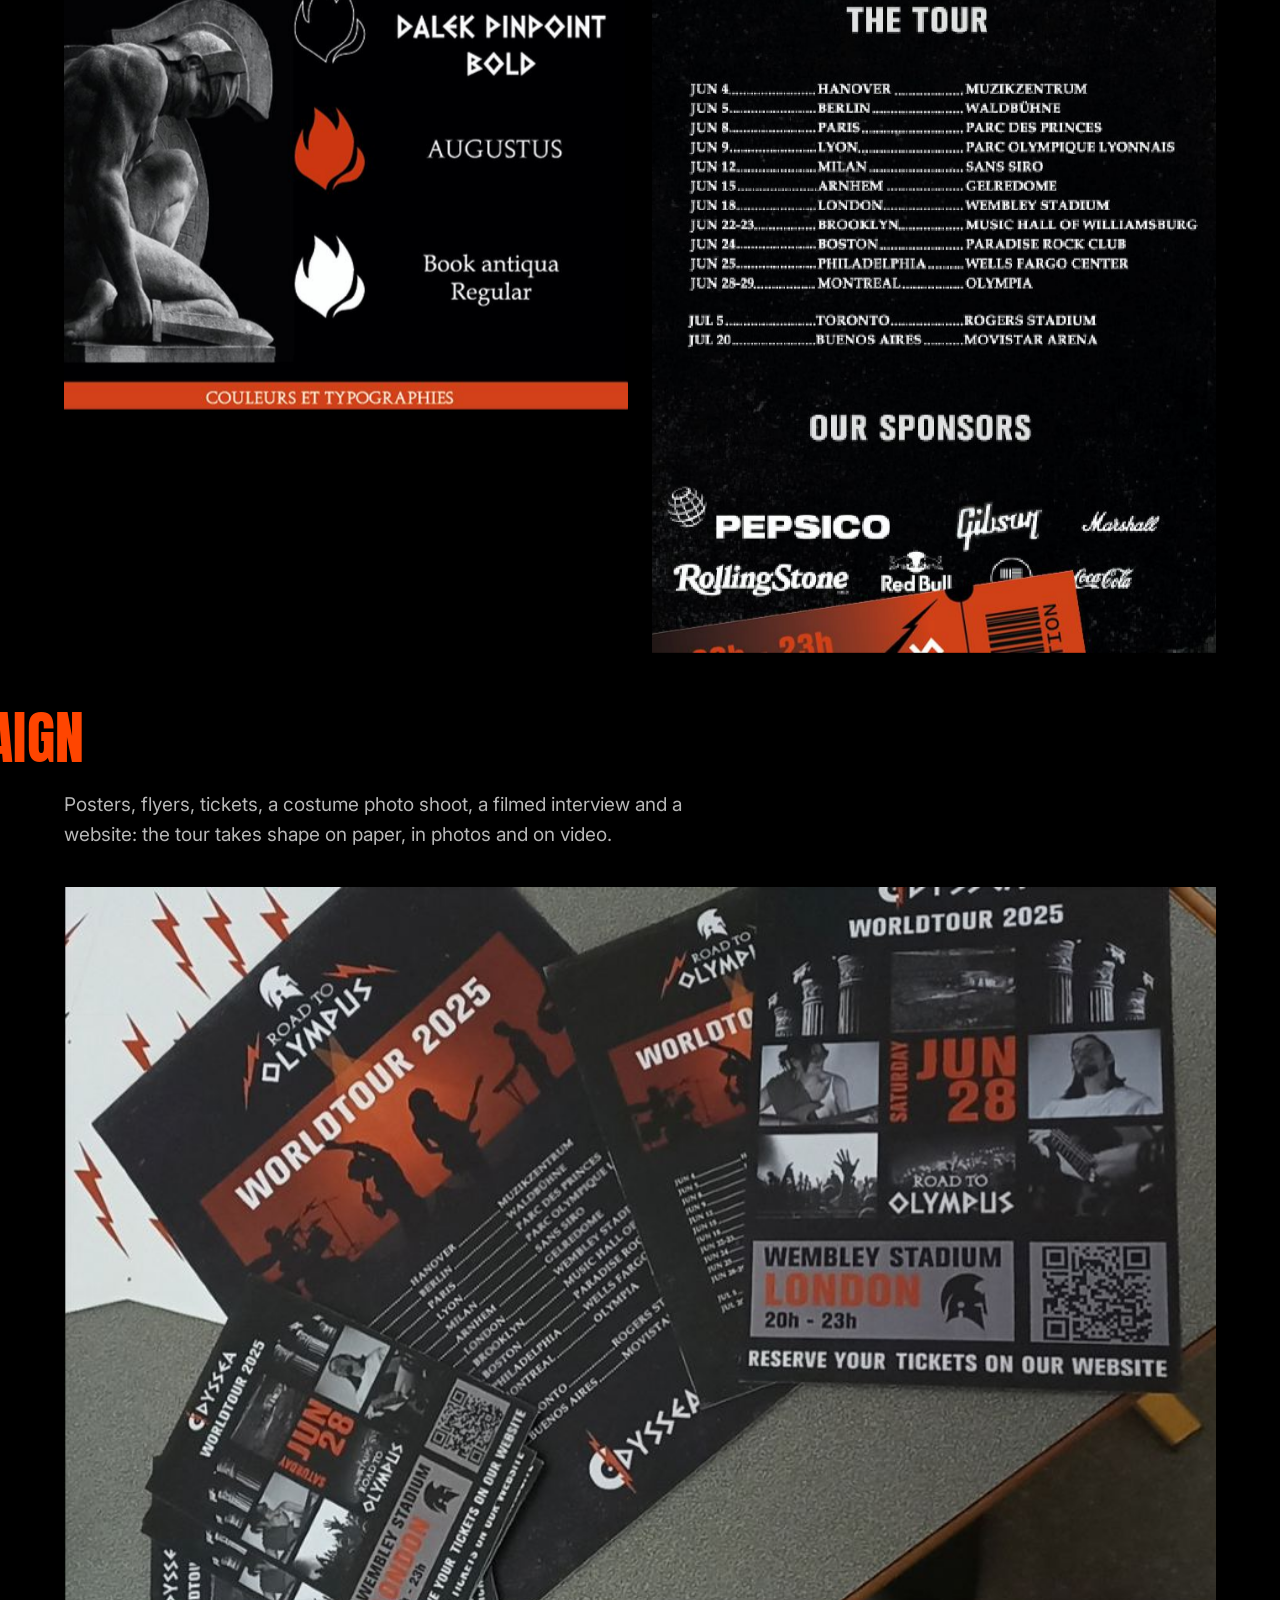
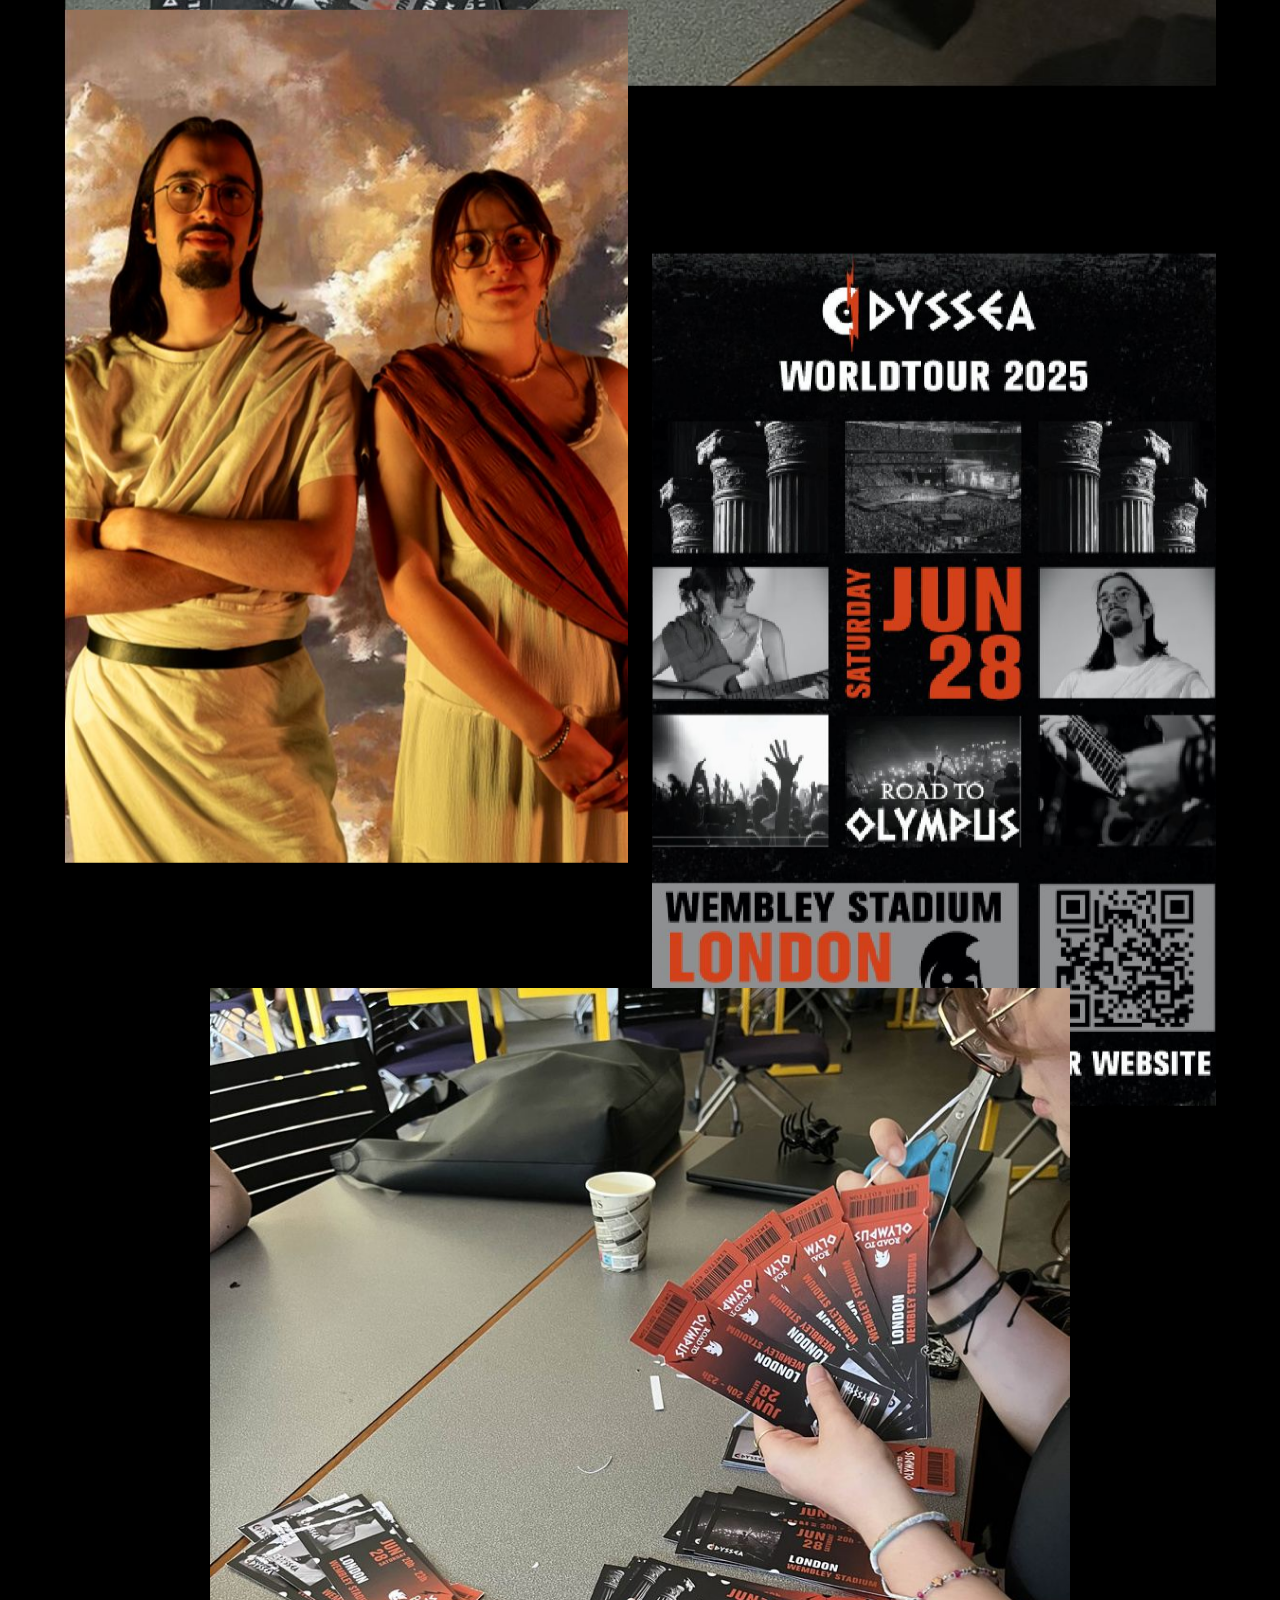
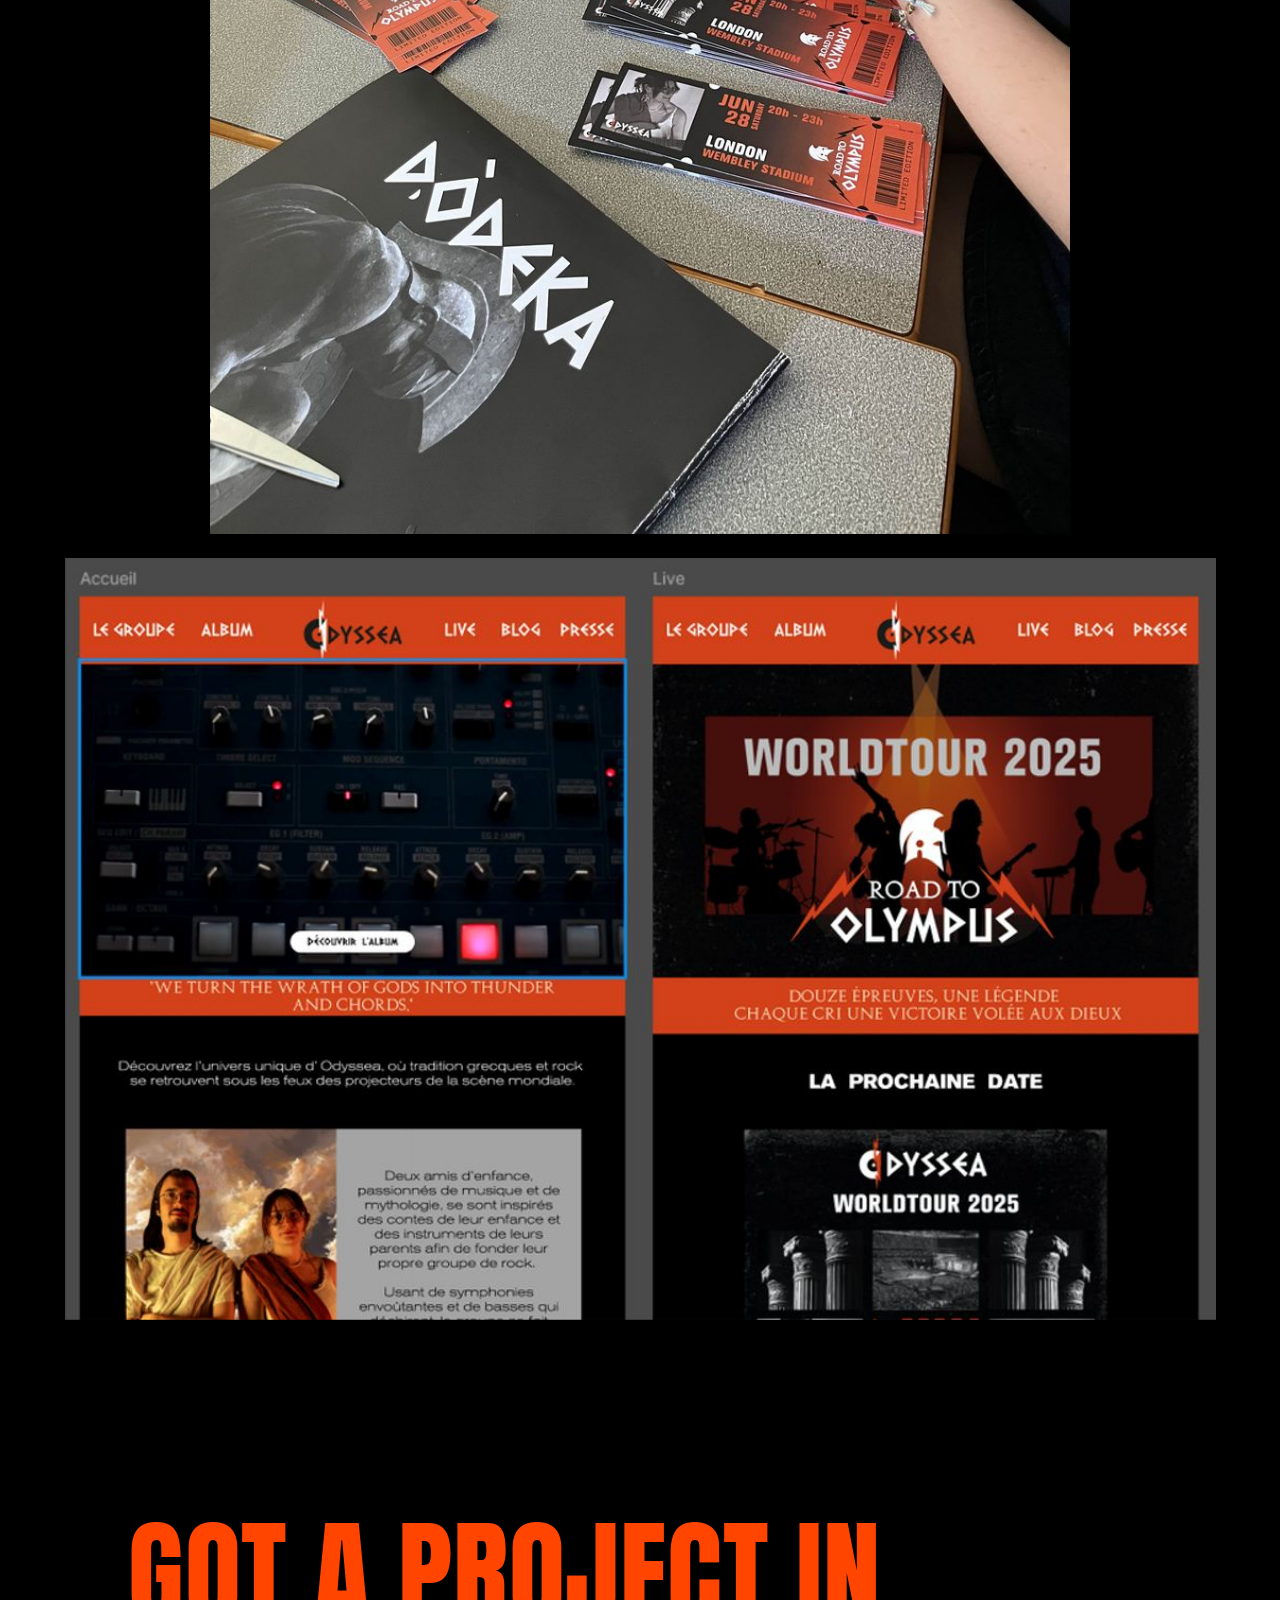
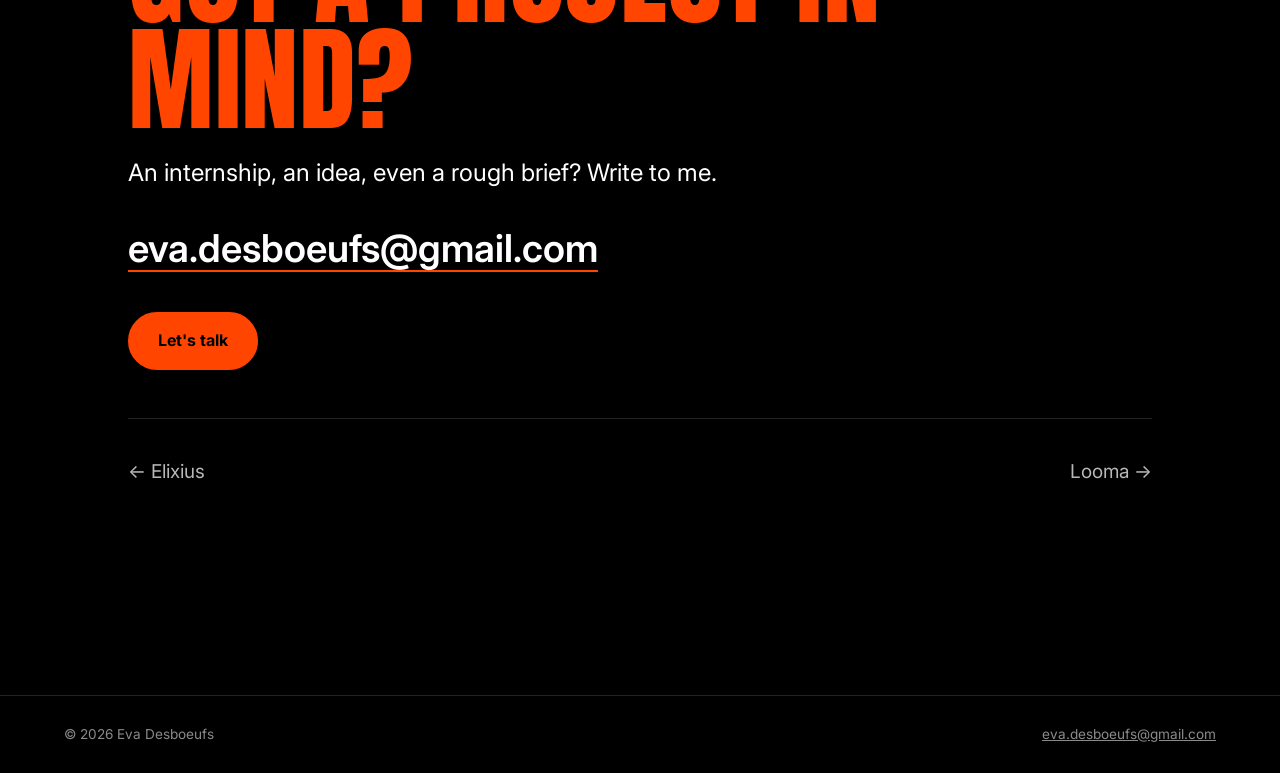
<file: en/projects/odyssea/index.html>
<!doctype html>
<html lang="en">
<head>
  <meta charset="utf-8">
  <meta name="viewport" content="width=device-width, initial-scale=1">
  <title>Odyssea — Eva Desboeufs</title>
  <meta name="description" content="Odyssea, a rock opera band and its “Road to Olympus” tour: moodboard, brandboard and campaign. A group project Eva Desboeufs worked on.">
  <link rel="canonical" href="https://eva-desboeufs.github.io/en/projects/odyssea/">
  <link rel="alternate" hreflang="fr" href="https://eva-desboeufs.github.io/projets/odyssea/">
  <link rel="alternate" hreflang="en" href="https://eva-desboeufs.github.io/en/projects/odyssea/">
  <meta property="og:type" content="article">
  <meta property="og:locale" content="en_GB">
  <meta property="og:title" content="Odyssea — Eva Desboeufs">
  <meta property="og:description" content="A rock opera band and its “Road to Olympus” world tour: moodboard, brandboard, campaign.">
  <meta property="og:url" content="https://eva-desboeufs.github.io/en/projects/odyssea/">
  <meta property="og:image" content="https://eva-desboeufs.github.io/assets/img/odyssea-campagne-tournage.jpg">
  <meta name="twitter:card" content="summary_large_image">
  <meta name="theme-color" content="#000000">
  <link rel="icon" href="../../../assets/img/favicon.svg" type="image/svg+xml">
  <link rel="preconnect" href="https://fonts.googleapis.com">
  <link rel="preconnect" href="https://fonts.gstatic.com" crossorigin>
  <link rel="stylesheet" href="https://fonts.googleapis.com/css2?family=Anton&family=Inter:wght@400;600;700&family=Mrs+Saint+Delafield&display=swap">
  <link rel="stylesheet" href="../../../assets/css/style.css">
  <style>:root { --project: #E8871E; }</style>
  <script>document.documentElement.classList.add("js")</script>
  <script src="../../../assets/js/main.js" defer></script>
</head>
<body>
  <a class="skip-link" href="#content">Skip to content</a>
  <header class="site-header">
    <a class="site-header__name" href="../../">Eva Desboeufs</a>
    <nav class="site-nav" aria-label="Main navigation">
      <a href="../../#projects">Projects</a>
      <a href="../../#process">Process</a>
      <a href="../../#about">About</a>
    </nav>
    <a class="btn btn--small" href="mailto:eva.desboeufs@gmail.com">Contact me</a>
    <div class="lang-switch" aria-label="Language">
      <a href="../../../projets/odyssea/" hreflang="fr" lang="fr" data-lang-switch>FR</a>
      <span aria-current="true">EN</span>
    </div>
  </header>

  <main id="content">
    <section class="project-hero">
      <img class="project-hero__img" src="../../../assets/img/odyssea-campagne-tournage.jpg" alt="Filming an interview with the Odyssea band in a studio, camera and orange light in the foreground." fetchpriority="high">
      <div class="project-hero__text">
        <p class="eyebrow">Project 03</p>
        <h1 class="title-xl">Odyssea</h1>
        <p class="project-hero__meta"><b>Rock opera band · “Road to Olympus” tour</b> · group project</p>
      </div>
    </section>

    <section class="section" style="padding-top: clamp(48px, 8vw, 96px)" aria-label="Context">
      <div class="container context reveal">
        <p>End-of-year final project: as a group, create a band and its international tour, with a music genre drawn at random. Ours: rock opera.</p>
        <p>We imagined Odyssea, a legendary band ready for its big comeback with a world tour, “Road to Olympus”.</p>
      </div>
    </section>

    <div class="container" style="padding: 0 var(--gutter)">
      <section class="chapter" aria-labelledby="ch1">
        <div class="chapter__label reveal"><span>01</span><h2 class="title-m" id="ch1">Moodboard</h2></div>
        <p class="chapter__intro reveal">Ancient Greece meets rock: pottery, temples, flames and electric guitars.</p>
        <div class="gallery">
          <figure class="reveal"><img src="../../../assets/img/odyssea-moodboard-800.jpg" srcset="../../../assets/img/odyssea-moodboard-800.jpg 800w, ../../../assets/img/odyssea-moodboard.jpg 1600w" sizes="100vw" loading="lazy" decoding="async" alt="Odyssea moodboard: black-figure Greek vase, warrior statue, a page of Homer's Odyssey, a guitarist, flames and the Parthenon. Orange, sand, red and black palette."></figure>
        </div>
        <div class="project-swatches reveal" aria-label="Palette: orange, sand, brick red, black">
          <span style="background:#E8871E"></span><span style="background:#E5C9A0"></span><span style="background:#D9472B"></span><span style="background:#111111"></span>
        </div>
      </section>

      <section class="chapter" aria-labelledby="ch2">
        <div class="chapter__label reveal"><span>02</span><h2 class="title-m" id="ch2">Brandboard</h2></div>
        <p class="chapter__intro reveal">A Spartan helmet struck by lightning, three typefaces and a textured black that lets the orange burst out.</p>
        <div class="gallery gallery--pair">
          <figure class="reveal"><img src="../../../assets/img/odyssea-brandboard-800.jpg" loading="lazy" decoding="async" alt="Road to Olympus brandboard: Spartan helmet and lightning logo, black version, favicon, Dalek Pinpoint, Augustus and Book Antiqua typefaces."></figure>
          <figure class="reveal"><img src="../../../assets/img/odyssea-campagne-tournee-800.jpg" loading="lazy" decoding="async" alt="Road to Olympus tour dates poster, from Hanover to Buenos Aires, with sponsor logos."></figure>
        </div>
      </section>

      <section class="chapter" aria-labelledby="ch3">
        <div class="chapter__label reveal"><span>03</span><h2 class="title-m" id="ch3">Campaign</h2></div>
        <p class="chapter__intro reveal">Posters, flyers, tickets, a costume photo shoot, a filmed interview and a website: the tour takes shape on paper, in photos and on video.</p>
        <div class="gallery">
          <figure class="reveal"><img src="../../../assets/img/odyssea-campagne-flyers-800.jpg" srcset="../../../assets/img/odyssea-campagne-flyers-800.jpg 800w, ../../../assets/img/odyssea-campagne-flyers.jpg 1600w" sizes="100vw" loading="lazy" decoding="async" alt="Printed Worldtour 2025 flyers spread on a table."></figure>
        </div>
        <div class="gallery gallery--pair">
          <figure class="reveal"><img src="../../../assets/img/odyssea-campagne-shooting-800.jpg" loading="lazy" decoding="async" alt="The two band members in Greek costumes in front of a painted cloudy sky."></figure>
          <figure class="reveal"><img src="../../../assets/img/odyssea-campagne-affiche-800.jpg" loading="lazy" decoding="async" alt="Odyssea Worldtour 2025 poster: 28 June concert at Wembley Stadium, London, black and white photos and a QR code."></figure>
        </div>
        <div class="gallery gallery--detail">
          <figure class="reveal"><img src="../../../assets/img/odyssea-campagne-billets-800.jpg" srcset="../../../assets/img/odyssea-campagne-billets-800.jpg 800w, ../../../assets/img/odyssea-campagne-billets.jpg 1600w" sizes="(min-width: 900px) 860px, 100vw" loading="lazy" decoding="async" alt="Printed red and black concert tickets fanned out above a table."></figure>
        </div>
        <div class="gallery">
          <figure class="reveal"><img src="../../../assets/img/odyssea-campagne-site-800.jpg" srcset="../../../assets/img/odyssea-campagne-site-800.jpg 800w, ../../../assets/img/odyssea-campagne-site.jpg 1600w" sizes="100vw" loading="lazy" decoding="async" alt="Odyssea website mockups: Home and Live pages with orange and black banners."></figure>
        </div>
      </section>

      <section class="section contact" aria-labelledby="contact-title">
        <div class="reveal">
          <h2 class="title-l" id="contact-title">Got a project in mind?</h2>
          <p class="hero__lead" style="margin-top: 24px">An internship, an idea, even a rough brief? Write to me.</p>
          <a class="contact__mail" href="mailto:eva.desboeufs@gmail.com">eva.desboeufs@gmail.com</a>
          <div class="contact__links"><a class="btn" href="mailto:eva.desboeufs@gmail.com">Let's talk</a></div>
        </div>
        <nav class="next-project" aria-label="Other projects">
          <a href="../elixius/">← Elixius</a>
          <a href="../looma/">Looma →</a>
        </nav>
      </section>
    </div>
  </main>

  <footer class="site-footer">
    <span>© 2026 Eva Desboeufs</span>
    <a href="mailto:eva.desboeufs@gmail.com">eva.desboeufs@gmail.com</a>
  </footer>
</body>
</html>
</file>
<file: assets/css/style.css>
/* =========================================================
   Portfolio Eva Desboeufs — feuille de style unique
   Couleurs et polices modifiables dans :root ci-dessous.
   ========================================================= */

:root {
  --black: #000;
  --white: #fff;
  --grey: #b8b8b8;
  --orange: #ff4500;
  --green: #4a6b4f;      /* touche secondaire « Breathe » */
  --night: #1b2a3a;      /* touche secondaire « Breathe » */
  --project: var(--orange); /* redéfinie sur chaque page projet */

  --font-title: "Anton", "Bebas Neue", Impact, sans-serif;
  --font-body: "Inter", system-ui, -apple-system, "Segoe UI", sans-serif;
  --font-script: "Mrs Saint Delafield", "Brush Script MT", cursive;

  --gutter: clamp(16px, 5vw, 64px);
  --max: 1280px;
  --space: clamp(96px, 16vw, 200px);
}

*, *::before, *::after { box-sizing: border-box; }

html { scroll-behavior: smooth; }
@media (prefers-reduced-motion: reduce) { html { scroll-behavior: auto; } }

body {
  margin: 0;
  background: var(--black);
  color: var(--white);
  font-family: var(--font-body);
  font-size: clamp(16px, 1.1vw + 10px, 19px);
  line-height: 1.6;
  -webkit-font-smoothing: antialiased;
  overflow-x: hidden;
}

img { display: block; max-width: 100%; height: auto; }

a { color: inherit; }
a:focus-visible, button:focus-visible {
  outline: 3px solid var(--orange);
  outline-offset: 3px;
}

.skip-link {
  position: absolute; left: 16px; top: -100px; z-index: 100;
  background: var(--orange); color: var(--black); padding: 10px 16px; font-weight: 700;
}
.skip-link:focus { top: 16px; }

.visually-hidden {
  position: absolute; width: 1px; height: 1px; overflow: hidden;
  clip: rect(0 0 0 0); white-space: nowrap;
}

/* ---------- Titres ---------- */
.title-xl, .title-l, .title-m {
  font-family: var(--font-title);
  font-weight: 400;
  text-transform: uppercase;
  line-height: .92;
  letter-spacing: .005em;
  margin: 0;
}
.title-xl { font-size: clamp(64px, 15vw, 220px); }
.title-l  { font-size: clamp(48px, 9vw, 128px); color: var(--orange); }
.title-m  { font-size: clamp(32px, 4.5vw, 60px); color: var(--orange); }

.eyebrow {
  font-weight: 600; font-size: .8em; letter-spacing: .14em;
  text-transform: uppercase; color: var(--grey); margin: 0 0 16px;
}

/* ---------- Boutons ---------- */
.btn {
  display: inline-flex; align-items: center; justify-content: center; gap: .6em;
  min-height: 52px; padding: 14px 28px;
  background: var(--orange); color: var(--black);
  font-weight: 700; font-size: 1rem; text-decoration: none;
  border: 2px solid var(--orange); border-radius: 999px;
  transition: background .2s, color .2s, transform .2s;
}
.btn:hover { background: transparent; color: var(--orange); }
.btn--ghost { background: transparent; color: var(--white); border-color: var(--white); }
.btn--ghost:hover { border-color: var(--orange); }
.btn--small { min-height: 44px; padding: 8px 18px; font-size: .9rem; }

/* ---------- En-tête ---------- */
.site-header {
  position: fixed; inset: 0 0 auto 0; z-index: 50;
  display: flex; align-items: center; gap: 24px;
  padding: 14px var(--gutter);
  background: rgba(0,0,0,.72);
  -webkit-backdrop-filter: blur(10px); backdrop-filter: blur(10px);
}
.site-header__name {
  font-family: var(--font-title); text-transform: uppercase; font-size: 22px;
  text-decoration: none; letter-spacing: .02em; margin-right: auto;
}
.site-nav { display: flex; gap: 24px; }
.site-nav a { text-decoration: none; font-size: .95rem; color: var(--grey); }
.site-nav a:hover { color: var(--white); }

.lang-switch {
  display: inline-flex; border: 1px solid rgba(255,255,255,.4); border-radius: 999px;
  font-size: .85rem; font-weight: 700; overflow: hidden;
}
.lang-switch a, .lang-switch span {
  display: inline-flex; align-items: center; justify-content: center;
  min-width: 44px; min-height: 40px; padding: 0 10px; text-decoration: none;
}
.lang-switch [aria-current] { background: var(--white); color: var(--black); }
.lang-switch a:hover { color: var(--orange); }

@media (max-width: 760px) {
  .site-nav { display: none; }
  .site-header { gap: 10px; }
  .site-header .btn--small { padding: 8px 14px; }
}
@media (max-width: 420px) {
  .site-header { padding-inline: 12px; gap: 8px; }
  .site-header__name { font-size: 17px; }
  .site-header .btn--small { padding: 8px 12px; font-size: .82rem; }
  .lang-switch a, .lang-switch span { min-width: 40px; padding: 0 6px; }
}
.btn { white-space: nowrap; }

/* ---------- Accueil : accroche ---------- */
.hero {
  position: relative; min-height: 100svh;
  display: flex; align-items: flex-end;
  padding: 120px var(--gutter) clamp(48px, 9vh, 96px);
  overflow: hidden;
}
.hero__bg {
  position: absolute; inset: 0; z-index: -1;
}
.hero__bg img { width: 100%; height: 100%; object-fit: cover; object-position: 60% 60%; }
.hero__bg::after {
  content: ""; position: absolute; inset: 0;
  background:
    linear-gradient(to top, #000 4%, rgba(0,0,0,.55) 45%, rgba(0,0,0,.35) 75%, rgba(0,0,0,.7)),
    linear-gradient(to right, rgba(0,0,0,.65), rgba(0,0,0,0) 70%);
}
.hero__inner { width: 100%; max-width: var(--max); margin: 0 auto; }
.hero__title { position: relative; display: inline-block; }
.signature {
  font-family: var(--font-script); color: var(--orange);
  font-size: clamp(64px, 13vw, 200px); line-height: 1.6; font-weight: 400;
  display: block; padding: 0 .3em 0 .1em;
  position: absolute; left: 12%; bottom: -.8em;
  text-shadow: 0 2px 18px rgba(0,0,0,.6);
  white-space: nowrap; transform: rotate(-6deg); transform-origin: left;
  pointer-events: none;
}
.hero__lead {
  margin: clamp(56px, 8vw, 110px) 0 0; max-width: 34em;
  font-size: clamp(18px, 1.6vw + 8px, 24px); line-height: 1.45;
}
.hero__status {
  display: inline-flex; align-items: center; gap: 10px;
  margin: 18px 0 32px; color: var(--grey); font-size: .95rem;
}
.hero__status::before {
  content: ""; width: 10px; height: 10px; border-radius: 50%;
  background: var(--orange); box-shadow: 0 0 0 4px rgba(255,69,0,.25);
}
.hero__actions { display: flex; flex-wrap: wrap; gap: 14px; }

/* Effet signature : le nom se « trace » de gauche à droite, une fois */
.js .signature { clip-path: inset(-60% 100% -60% -20%); animation: write 1.8s .5s cubic-bezier(.6,.1,.3,1) forwards; }
@keyframes write { to { clip-path: inset(-60% -20% -60% -20%); } }

/* ---------- Sections ---------- */
.section { padding: var(--space) var(--gutter) 0; }
.container { max-width: var(--max); margin: 0 auto; }
.section__head { margin-bottom: clamp(40px, 6vw, 80px); }
.section__head p { color: var(--grey); max-width: 36em; margin: 20px 0 0; }

/* Projets phares : un par écran */
.feature {
  display: grid; gap: clamp(24px, 4vw, 56px);
  grid-template-columns: 1fr; align-items: end;
  min-height: 90svh; padding: 6vh 0;
}
@media (min-width: 900px) {
  .feature { grid-template-columns: 1.5fr 1fr; }
  .feature:nth-of-type(even) { grid-template-columns: 1fr 1.5fr; }
  .feature:nth-of-type(even) .feature__media { order: 2; }
}
.feature__media {
  display: block; overflow: hidden; position: relative;
  outline: 1px solid transparent; transition: outline-color .3s, box-shadow .3s;
}
.feature__media img {
  width: 100%; aspect-ratio: 4 / 3; object-fit: cover;
  transition: transform .8s cubic-bezier(.2,.7,.2,1);
}
.feature__media:hover img, .feature__media:focus-visible img { transform: scale(1.04); }
.feature__media:hover, .feature__media:focus-visible { box-shadow: 0 0 0 2px var(--orange), 0 0 40px rgba(255,69,0,.35); }
.feature__num { font-family: var(--font-title); color: var(--orange); font-size: 1.1rem; letter-spacing: .1em; }
.feature__title { font-size: clamp(56px, 10vw, 140px); color: var(--white); }
.feature__tag { color: var(--grey); margin: 12px 0 24px; }
.feature__link {
  color: var(--orange); font-weight: 700; text-decoration: none;
  display: inline-flex; align-items: center; gap: 8px; min-height: 44px;
}
.feature__link:hover { text-decoration: underline; text-underline-offset: 4px; }

/* Processus */
.steps {
  list-style: none; padding: 0; margin: 0;
  display: grid; gap: clamp(32px, 4vw, 48px);
  grid-template-columns: repeat(auto-fit, minmax(240px, 1fr));
  counter-reset: step;
}
.steps li { border-top: 2px solid var(--orange); padding-top: 24px; }
.steps li::before {
  counter-increment: step; content: "0" counter(step);
  font-family: var(--font-title); color: var(--orange); font-size: 1.1rem; letter-spacing: .1em;
}
.steps h3 { font-family: var(--font-title); font-weight: 400; text-transform: uppercase; font-size: clamp(32px, 4vw, 48px); margin: 8px 0 12px; line-height: 1; }
.steps p { color: var(--grey); margin: 0; }

/* Explorations (autres moodboards) */
.strip {
  display: grid; gap: 16px;
  grid-template-columns: repeat(auto-fit, minmax(260px, 1fr));
}
.strip figure { margin: 0; }
.strip img { width: 100%; aspect-ratio: 4 / 3; object-fit: cover; }
.strip figcaption { color: var(--grey); font-size: .9rem; margin-top: 10px; }
.strip figcaption strong { color: var(--white); display: block; }

/* À propos */
.about { display: grid; gap: clamp(32px, 5vw, 80px); }
@media (min-width: 900px) { .about { grid-template-columns: 1fr 1.2fr; align-items: start; } }
.about p { font-size: clamp(18px, 1.4vw + 8px, 24px); line-height: 1.5; margin: 0 0 1em; }
.about .muted { color: var(--grey); font-size: 1rem; }
.swatches { display: flex; gap: 10px; margin-top: 28px; }
.swatches span { width: 44px; height: 44px; }

/* Contact / fin de page */
.contact { text-align: left; padding-bottom: var(--space); }
.contact__title { font-size: clamp(48px, 10vw, 150px); }
.contact__mail {
  display: inline-block; margin: 28px 0 32px;
  font-size: clamp(20px, 3vw, 40px); font-weight: 600; color: var(--white);
  text-decoration: underline; text-decoration-color: var(--orange);
  text-underline-offset: 8px; text-decoration-thickness: 2px; word-break: break-word;
}
.contact__mail:hover { color: var(--orange); }
.contact__links { display: flex; flex-wrap: wrap; gap: 14px; }

.site-footer {
  border-top: 1px solid #222; padding: 28px var(--gutter);
  color: #8a8a8a; font-size: .85rem;
  display: flex; flex-wrap: wrap; gap: 12px; justify-content: space-between;
}
.site-footer a { color: inherit; }

/* ---------- Page projet ---------- */
.project-hero { position: relative; padding-top: 0; }
.project-hero__img { width: 100%; height: min(88svh, 900px); object-fit: cover; }
.project-hero__text {
  padding: 32px var(--gutter) 0; max-width: var(--max); margin: 0 auto;
}
.project-hero__text .title-xl { color: var(--white); }
.project-hero__meta { color: var(--grey); margin-top: 12px; }
.project-hero__meta b { color: var(--project); font-weight: 600; }

.context {
  max-width: 40em; font-size: clamp(19px, 1.5vw + 8px, 26px); line-height: 1.5;
}
.context p { margin: 0 0 1em; }

.chapter { padding-top: var(--space); }
.chapter__label {
  display: flex; align-items: baseline; gap: 16px; margin-bottom: 32px;
}
.chapter__label span { font-family: var(--font-title); color: var(--project); font-size: 1.2rem; letter-spacing: .1em; }
.chapter__label h2 { color: var(--orange); }
.chapter__intro { color: var(--grey); max-width: 36em; margin: -12px 0 36px; }

/* Rythme alterné : pleine largeur / deux côte à côte / détail */
.gallery { display: grid; gap: clamp(12px, 2vw, 24px); }
.gallery figure { margin: 0; overflow: hidden; background: #0d0d0d; }
.gallery img { width: 100%; height: 100%; object-fit: cover; transition: transform .8s cubic-bezier(.2,.7,.2,1); }
.gallery figure:hover img { transform: scale(1.025); }
.gallery--pair { grid-template-columns: 1fr; }
@media (min-width: 760px) { .gallery--pair { grid-template-columns: 1fr 1fr; } }
.gallery--trio { grid-template-columns: 1fr; }
@media (min-width: 760px) { .gallery--trio { grid-template-columns: repeat(3, 1fr); } }
.gallery--detail { max-width: 860px; margin-inline: auto; }
.gallery--contain img { object-fit: contain; }
.gallery + .gallery { margin-top: clamp(12px, 2vw, 24px); }

.project-swatches { display: flex; gap: 8px; margin-top: 24px; }
.project-swatches span { width: 36px; height: 36px; border: 1px solid rgba(255,255,255,.15); }

.next-project {
  display: flex; justify-content: space-between; flex-wrap: wrap; gap: 16px;
  padding-top: 32px; border-top: 1px solid #222; margin-top: 48px;
}
.next-project a { color: var(--grey); text-decoration: none; min-height: 44px; display: inline-flex; align-items: center; }
.next-project a:hover { color: var(--orange); }

/* ---------- Révélation au défilement ---------- */
.js .reveal { opacity: 0; transform: translateY(28px); transition: opacity .9s ease, transform .9s cubic-bezier(.2,.7,.2,1); }
.js .reveal.is-visible { opacity: 1; transform: none; }

/* ---------- Fenêtre « Me contacter » ---------- */
.contact-dialog {
  width: min(560px, calc(100% - 32px)); max-height: calc(100svh - 32px);
  padding: clamp(28px, 5vw, 44px); margin: auto;
  background: #0b0b0b; color: var(--white);
  border: 1px solid #2a2a2a; border-top: 3px solid var(--orange); border-radius: 18px;
  box-shadow: 0 30px 80px rgba(0,0,0,.7), 0 0 60px rgba(255,69,0,.15);
  overflow: auto;
}
.contact-dialog::backdrop { background: rgba(0,0,0,.72); -webkit-backdrop-filter: blur(6px); backdrop-filter: blur(6px); }
.contact-dialog[open] { animation: dialog-in .45s cubic-bezier(.2,.8,.2,1); }
.contact-dialog[open]::backdrop { animation: fade-in .3s ease; }
@keyframes dialog-in { from { opacity: 0; transform: translateY(24px) scale(.97); } }
@keyframes fade-in { from { opacity: 0; } }
.contact-dialog__close {
  position: absolute; top: 12px; right: 12px; width: 44px; height: 44px;
  border: 0; border-radius: 50%; background: transparent; color: var(--grey);
  font-size: 30px; line-height: 1; cursor: pointer;
}
.contact-dialog__close:hover { color: var(--orange); background: #1a1a1a; }
.contact-dialog__sign {
  font-family: var(--font-script); color: var(--orange); font-size: 44px; line-height: 1;
  margin: 0 0 -6px; transform: rotate(-4deg); transform-origin: left;
}
.contact-dialog__lead { color: var(--grey); margin: 10px 0 24px; }
.contact-dialog__list { list-style: none; margin: 0; padding: 0; }
.contact-dialog__list li {
  display: grid; grid-template-columns: 1fr auto; align-items: center; gap: 6px 16px;
  padding: 16px 0; border-top: 1px solid #222;
}
.contact-dialog__label {
  grid-column: 1 / -1; font-size: .75rem; font-weight: 700; letter-spacing: .14em;
  text-transform: uppercase; color: var(--orange);
}
.contact-dialog__value { font-size: clamp(16px, 2.2vw, 19px); font-weight: 600; word-break: break-all; }
.contact-dialog__actions { display: flex; gap: 8px; }
.contact-dialog .btn--small { min-height: 44px; padding: 8px 16px; font-size: .85rem; }
.contact-dialog .btn.is-copied { background: var(--orange); color: var(--black); border-color: var(--orange); }
@media (max-width: 480px) {
  .contact-dialog__list li { grid-template-columns: 1fr; }
  .contact-dialog__actions .btn { flex: 1; }
}

/* ---------- Mouvement : apparitions d'images ----------
   Le script ajoute .reveal-media et data-dir (up, left, right, down, center)
   aux images. L'image se dévoile comme un rideau tout en dézoomant. */
main { overflow-x: clip; }
.js .reveal-media { clip-path: inset(100% 0 0 0); transition: clip-path 1.3s cubic-bezier(.77,0,.18,1); }
.js .reveal-media[data-dir="left"]   { clip-path: inset(0 100% 0 0); }
.js .reveal-media[data-dir="right"]  { clip-path: inset(0 0 0 100%); }
.js .reveal-media[data-dir="down"]   { clip-path: inset(0 0 100% 0); }
.js .reveal-media[data-dir="center"] { clip-path: inset(50% 50% 50% 50%); }
.js .reveal-media.is-visible { clip-path: inset(0 0 0 0); }
.js .reveal-media img { transform: scale(1.35); transition: transform 1.8s cubic-bezier(.2,.7,.2,1); }
.js .reveal-media.is-visible img { transform: scale(var(--img-scale, 1)); }
.js .feature__media.reveal-media img { --img-scale: 1.15; }  /* marge pour la parallaxe interne */
.js .project-hero__media img { transform: scale(1.15); animation: hero-in 1.6s cubic-bezier(.2,.7,.2,1) both; }
@keyframes hero-in { from { transform: scale(1.35); opacity: 0; } }
.hero__title .title-xl { display: block; }
.js .hero__bg img { animation: hero-in 2.2s cubic-bezier(.2,.7,.2,1) both; }
.js .feature__media.reveal-media:hover img { transform: scale(1.2); }
.js .gallery figure.reveal-media:hover img { transform: scale(1.03); }

/* Textes qui glissent depuis le côté */
.js .reveal[data-dir="left"]  { transform: translateX(-60px); }
.js .reveal[data-dir="right"] { transform: translateX(60px); }
.js .reveal.is-visible[data-dir] { transform: none; }

/* Titres lettre par lettre */
.split { display: inline-block; }
.split .char { display: inline-block; white-space: pre; }
.js .split .char {
  transform: translateY(105%) rotate(6deg); opacity: 0;
  transition: transform .9s cubic-bezier(.2,.8,.2,1), opacity .6s ease;
  transition-delay: calc(var(--i) * 45ms);
}
.js .split.is-visible .char { transform: none; opacity: 1; }
.split-mask { display: inline-block; overflow: hidden; padding: .06em .04em 0; margin: -.06em -.04em 0; vertical-align: bottom; }

/* Parallaxe : le script règle --py / --px ; on utilise la propriété
   « translate » pour ne pas gêner les autres transformations. */
[data-speed], [data-x] { translate: var(--px, 0) var(--py, 0); will-change: translate; }
.project-hero__media { overflow: hidden; }
.project-hero__media img { display: block; }

/* Bandeau qui défile avec la page, deux lignes en sens opposés */
.marquee {
  padding: var(--space) 0 0; overflow: hidden; user-select: none;
}
.marquee__row {
  display: flex; gap: .4em; white-space: nowrap; width: max-content;
  font-family: var(--font-title); text-transform: uppercase;
  font-size: clamp(64px, 12vw, 180px); line-height: 1.05;
}
.marquee__row span { color: transparent; -webkit-text-stroke: 1.5px rgba(255,255,255,.55); }
.marquee__row span:nth-child(3n+2) { color: var(--orange); -webkit-text-stroke: 0; }
.marquee__row--b { margin-left: -60vw; }

/* ---------- Réduction des animations ---------- */
@media (prefers-reduced-motion: reduce) {
  *, *::before, *::after { animation: none !important; transition: none !important; }
  .js .reveal { opacity: 1; transform: none; }
  .js .signature { clip-path: none; }
  .js .reveal-media, .js .reveal-media[data-dir] { clip-path: none; }
  .js .reveal-media img, .js .reveal[data-dir], .js .split .char { transform: none; opacity: 1; }
  [data-speed], [data-x] { translate: none; }
  .feature__media:hover img, .gallery figure:hover img { transform: none; }
}
</file>
